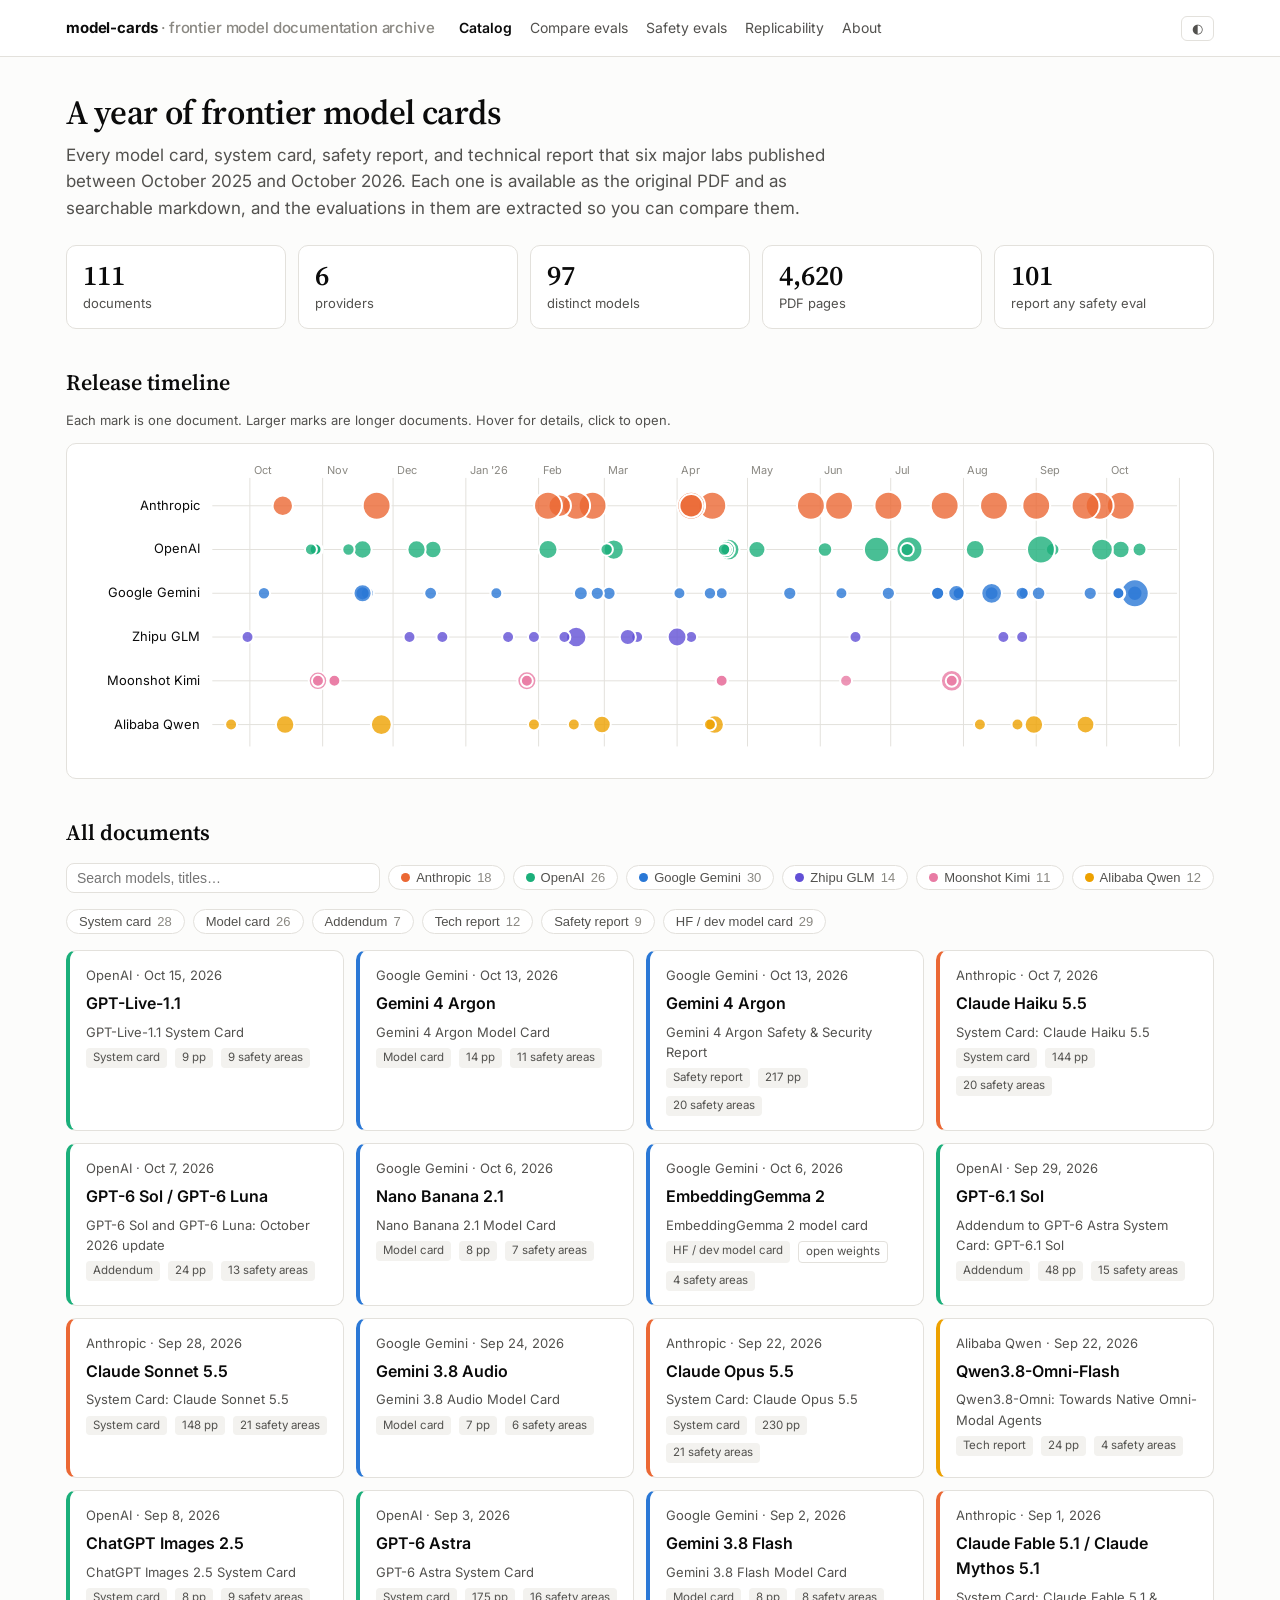
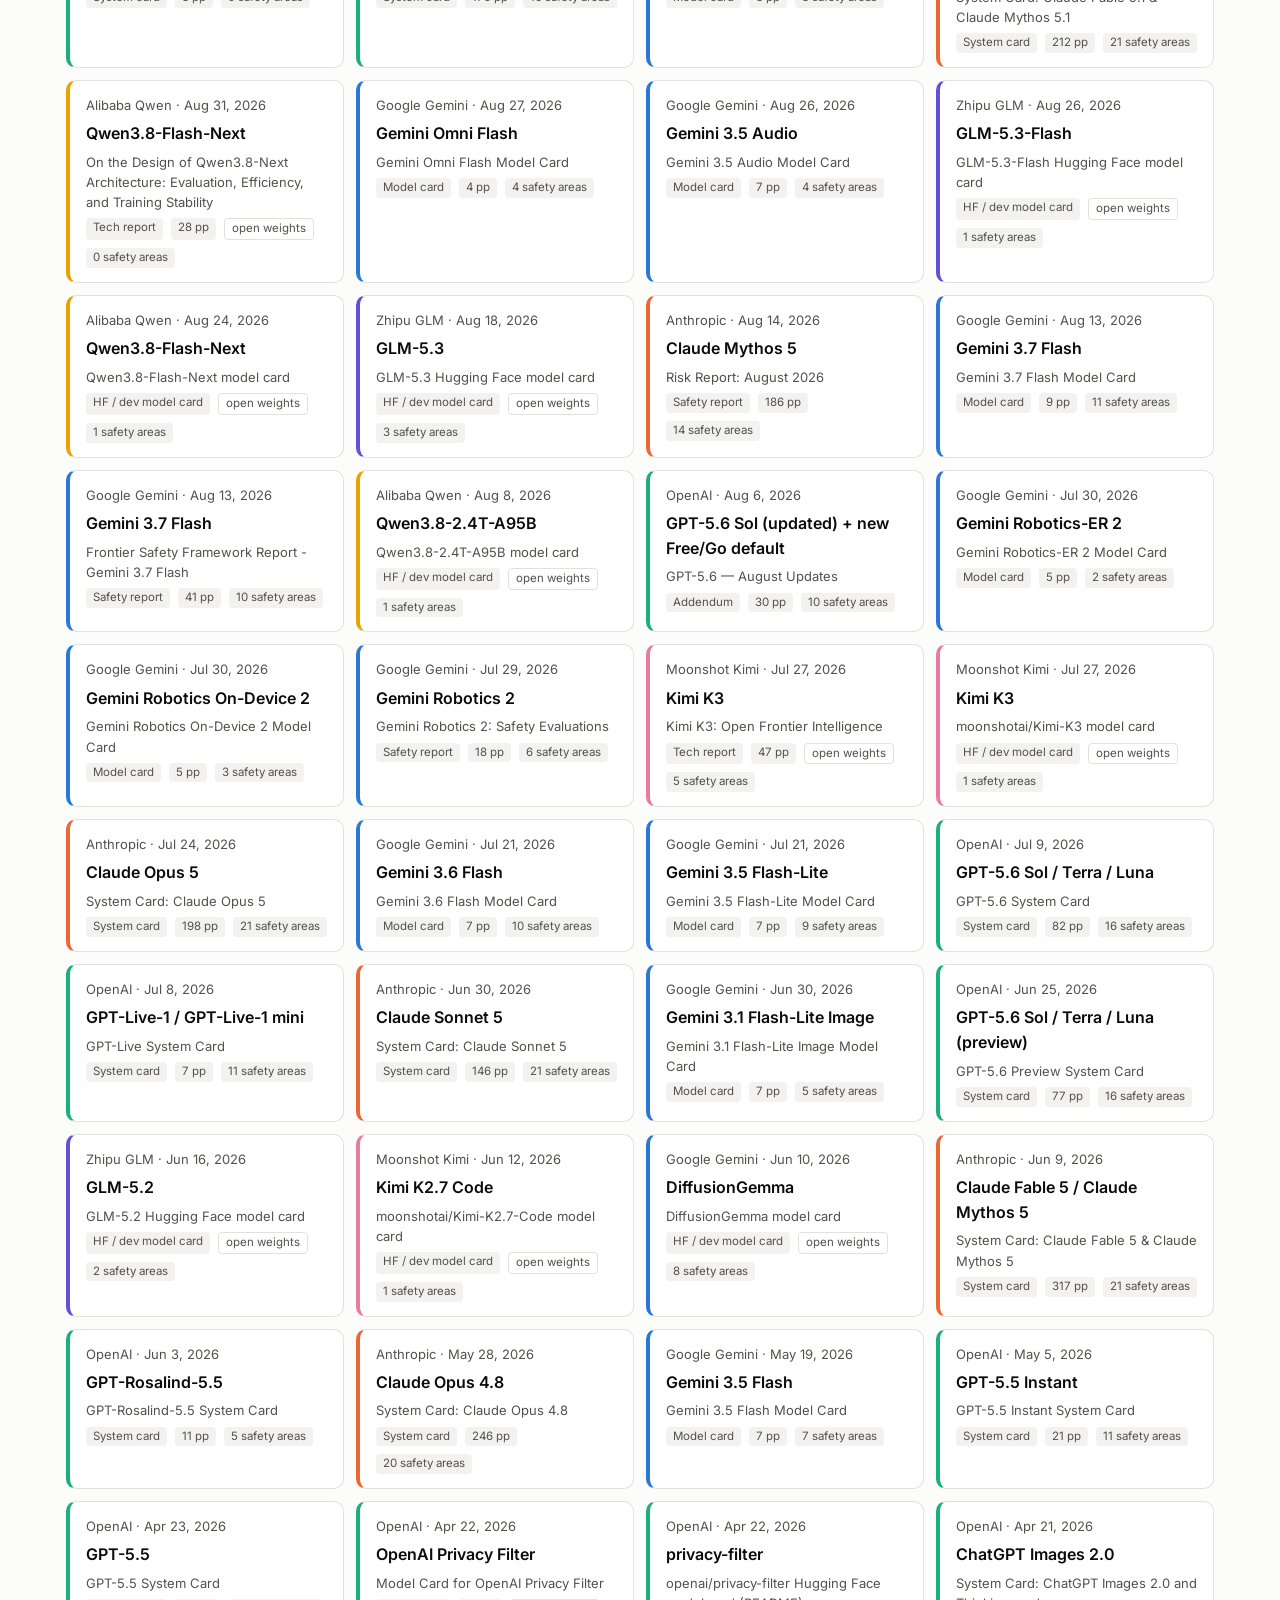
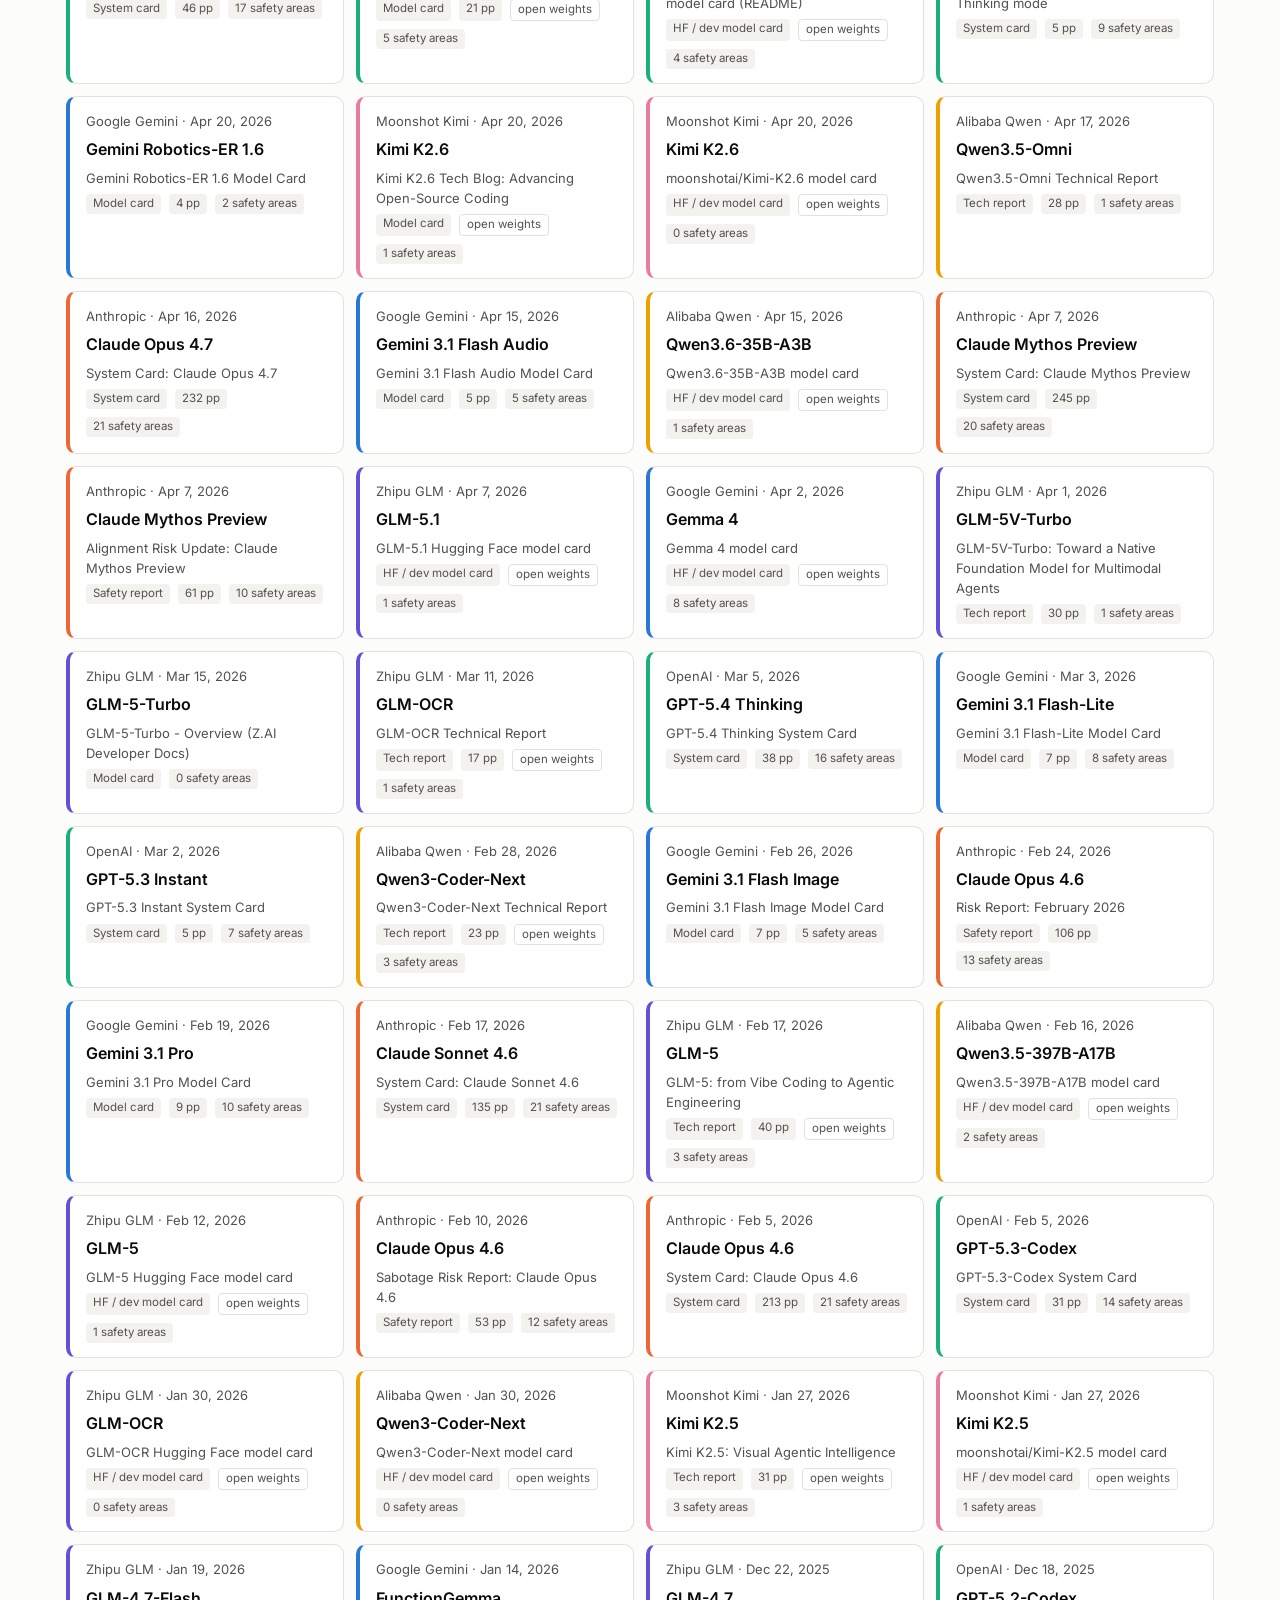
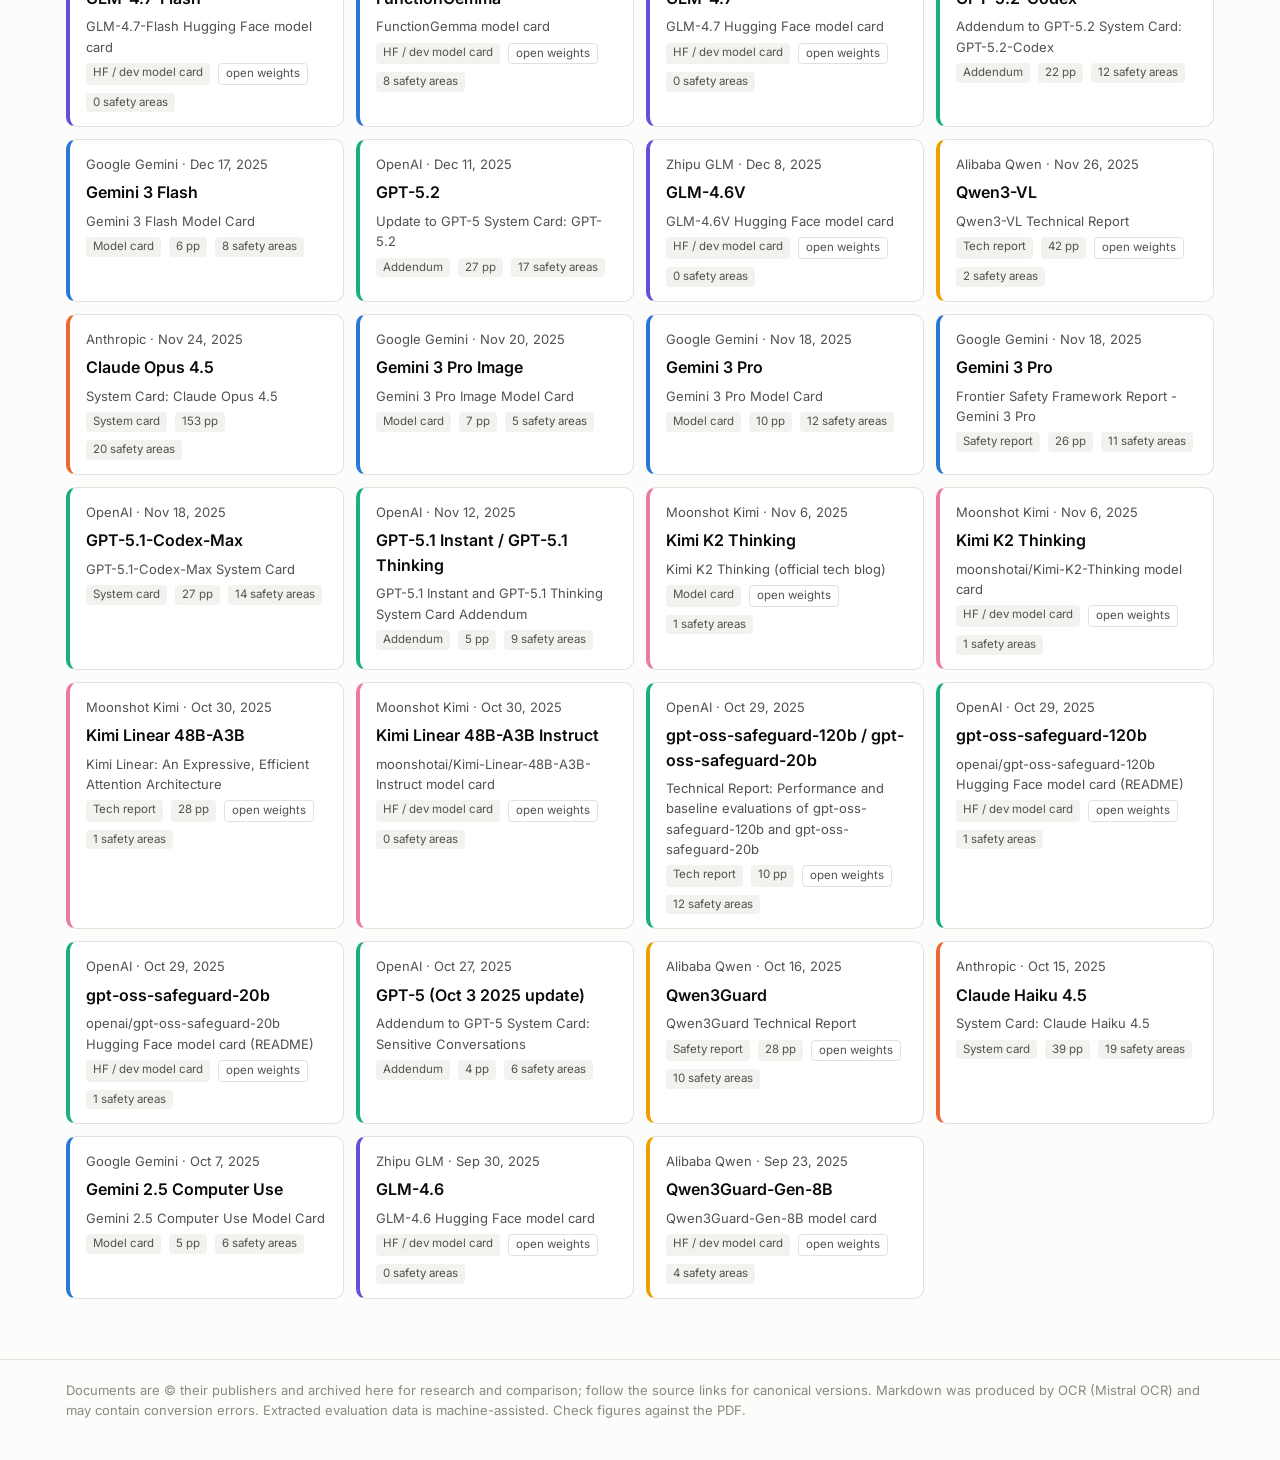
<file: site/index.html>
<!doctype html>
<html lang="en">
<head>
<meta charset="utf-8">
<meta name="viewport" content="width=device-width, initial-scale=1">
<title>Model Cards Archive</title>
<meta name="description" content="An archive of a year of frontier AI model cards, system cards, and technical reports from Anthropic, OpenAI, Google Gemini, Zhipu GLM, Moonshot Kimi, and Alibaba Qwen, as PDFs and markdown.">
<link rel="preconnect" href="https://fonts.googleapis.com">
<link href="https://fonts.googleapis.com/css2?family=Inter:wght@400;500;600;700&family=Source+Serif+4:opsz,wght@8..60,400;8..60,600&display=swap" rel="stylesheet">
<link rel="stylesheet" href="assets/style.css">
</head>
<body>
<main class="wrap">
  <h1>A year of frontier model cards</h1>
  <p class="lede">Every model card, system card, safety report, and technical report that six major labs published between October 2025 and October 2026. Each one is available as the original PDF and as searchable markdown, and the evaluations in them are extracted so you can compare them.</p>
  <div class="stats" id="stats"></div>

  <h2>Release timeline</h2>
  <p class="small">Each mark is one document. Larger marks are longer documents. Hover for details, click to open.</p>
  <div class="panel scroll"><svg id="timeline" role="img" aria-label="Timeline of model card releases by provider"></svg></div>

  <h2>All documents</h2>
  <div class="filters" id="filters"></div>
  <div class="filters" id="typefilters"></div>
  <div class="grid" id="grid"></div>
</main>
<script src="assets/common.js"></script>
<script>
header("index.html");
(async () => {
  const docs = await getJSON("data/cards.json");
  docs.sort((a, b) => (b.release_date || "").localeCompare(a.release_date || ""));

  const pages = docs.reduce((s, d) => s + (d.pages || 0), 0);
  const withSafety = docs.filter(d => d.safety_categories_covered > 0).length;
  document.getElementById("stats").innerHTML = [
    [docs.length, "documents"],
    [new Set(docs.map(d => d.provider)).size, "providers"],
    [new Set(docs.map(d => d.model)).size, "distinct models"],
    [pages.toLocaleString(), "PDF pages"],
    [withSafety, "report any safety eval"],
  ].map(([v, l]) => `<div class="stat"><b>${v}</b><span>${l}</span></div>`).join("");

  // ---- timeline ----
  const svg = document.getElementById("timeline");
  const W = 1120, rowH = 44, left = 130, top = 24, H = top + rowH * PROVIDER_ORDER.length + 10;
  svg.setAttribute("viewBox", `0 0 ${W} ${H}`); svg.style.minWidth = "760px"; svg.style.width = "100%";
  const t0 = Date.parse("2025-09-15"), t1 = Date.parse("2026-10-31");
  const x = d => left + (Date.parse(d) - t0) / (t1 - t0) * (W - left - 20);
  let s = "";
  for (let m = 0; m <= 13; m++) {
    const dt = new Date(Date.UTC(2025, 9 + m, 1)); const xx = x(dt.toISOString().slice(0, 10));
    s += `<line x1="${xx}" x2="${xx}" y1="${top - 6}" y2="${H - 10}" stroke="var(--border)" stroke-width="1"/>`;
    if (m < 13) s += `<text x="${xx + 4}" y="${top - 10}" font-size="11" fill="var(--muted)">${dt.toLocaleDateString("en-US", { month: "short", timeZone: "UTC" })}${dt.getUTCMonth() === 0 ? " '" + String(dt.getUTCFullYear()).slice(2) : ""}</text>`;
  }
  PROVIDER_ORDER.forEach((p, i) => {
    const y = top + rowH * i + rowH / 2;
    s += `<text x="${left - 12}" y="${y + 4}" text-anchor="end" font-size="13" fill="var(--text)">${PROVIDERS[p]}</text>`;
    s += `<line x1="${left}" x2="${W - 20}" y1="${y}" y2="${y}" stroke="var(--border)" stroke-width="1"/>`;
    docs.filter(d => d.provider === p && d.release_date).forEach(d => {
      const r = Math.max(5, Math.min(14, 4 + Math.sqrt(d.pages || 4)));
      s += `<a href="${cardLink(d.id)}"><circle class="tl" data-id="${esc(d.id)}" cx="${x(d.release_date)}" cy="${y}" r="${r}" fill="${pcolor(p)}" fill-opacity=".8" stroke="var(--surface)" stroke-width="2"/></a>`;
    });
  });
  svg.innerHTML = s;
  const byId = Object.fromEntries(docs.map(d => [d.id, d]));
  svg.querySelectorAll("circle.tl").forEach(c => {
    c.addEventListener("mousemove", ev => {
      const d = byId[c.dataset.id];
      tip.show(`<b>${esc(d.title)}</b>${esc(PROVIDERS[d.provider])} · ${fmtDate(d.release_date)}<br>${esc(DOC_TYPES[d.doc_type] || d.doc_type)}${d.pages ? ` · ${d.pages} pp` : ""}`, ev);
    });
    c.addEventListener("mouseleave", tip.hide);
  });

  // ---- filters + grid ----
  const state = { p: new Set(), t: new Set(), q: "" };
  const fp = document.getElementById("filters");
  fp.innerHTML = `<input class="search" placeholder="Search models, titles…" aria-label="Search">` +
    PROVIDER_ORDER.map(p => `<button class="chip" data-p="${p}"><span class="dot" style="background:${pcolor(p)}"></span>${PROVIDERS[p]} <span class="muted">${docs.filter(d => d.provider === p).length}</span></button>`).join("");
  const ft = document.getElementById("typefilters");
  ft.innerHTML = Object.entries(DOC_TYPES).filter(([k]) => docs.some(d => d.doc_type === k))
    .map(([k, v]) => `<button class="chip" data-t="${k}">${v} <span class="muted">${docs.filter(d => d.doc_type === k).length}</span></button>`).join("");
  const toggle = (set, v, btn) => { set.has(v) ? set.delete(v) : set.add(v); btn.classList.toggle("on"); render(); };
  fp.querySelectorAll("[data-p]").forEach(b => b.onclick = () => toggle(state.p, b.dataset.p, b));
  ft.querySelectorAll("[data-t]").forEach(b => b.onclick = () => toggle(state.t, b.dataset.t, b));
  fp.querySelector("input").oninput = e => { state.q = e.target.value.toLowerCase(); render(); };

  function render() {
    const list = docs.filter(d => (!state.p.size || state.p.has(d.provider)) && (!state.t.size || state.t.has(d.doc_type))
      && (!state.q || `${d.model} ${d.title} ${d.id}`.toLowerCase().includes(state.q)));
    document.getElementById("grid").innerHTML = list.map(d => `
      <a class="card" href="${cardLink(d.id)}" style="border-left-color:${pcolor(d.provider)}">
        <span class="small">${esc(PROVIDERS[d.provider])} · ${fmtDate(d.release_date)}</span>
        <span class="model">${esc(d.model)}</span>
        <span class="small">${esc(d.title)}</span>
        <span class="meta"><span class="tag">${esc(DOC_TYPES[d.doc_type] || d.doc_type)}</span>
          ${d.pages ? `<span class="tag">${d.pages} pp</span>` : ""}
          ${d.open_weights ? `<span class="tag ow">open weights</span>` : ""}
          ${d.safety_categories_covered != null ? `<span class="tag">${d.safety_categories_covered} safety areas</span>` : ""}</span>
      </a>`).join("") || `<p class="muted">No documents match.</p>`;
  }
  render();
})();
</script>
</body>
</html>
</file>
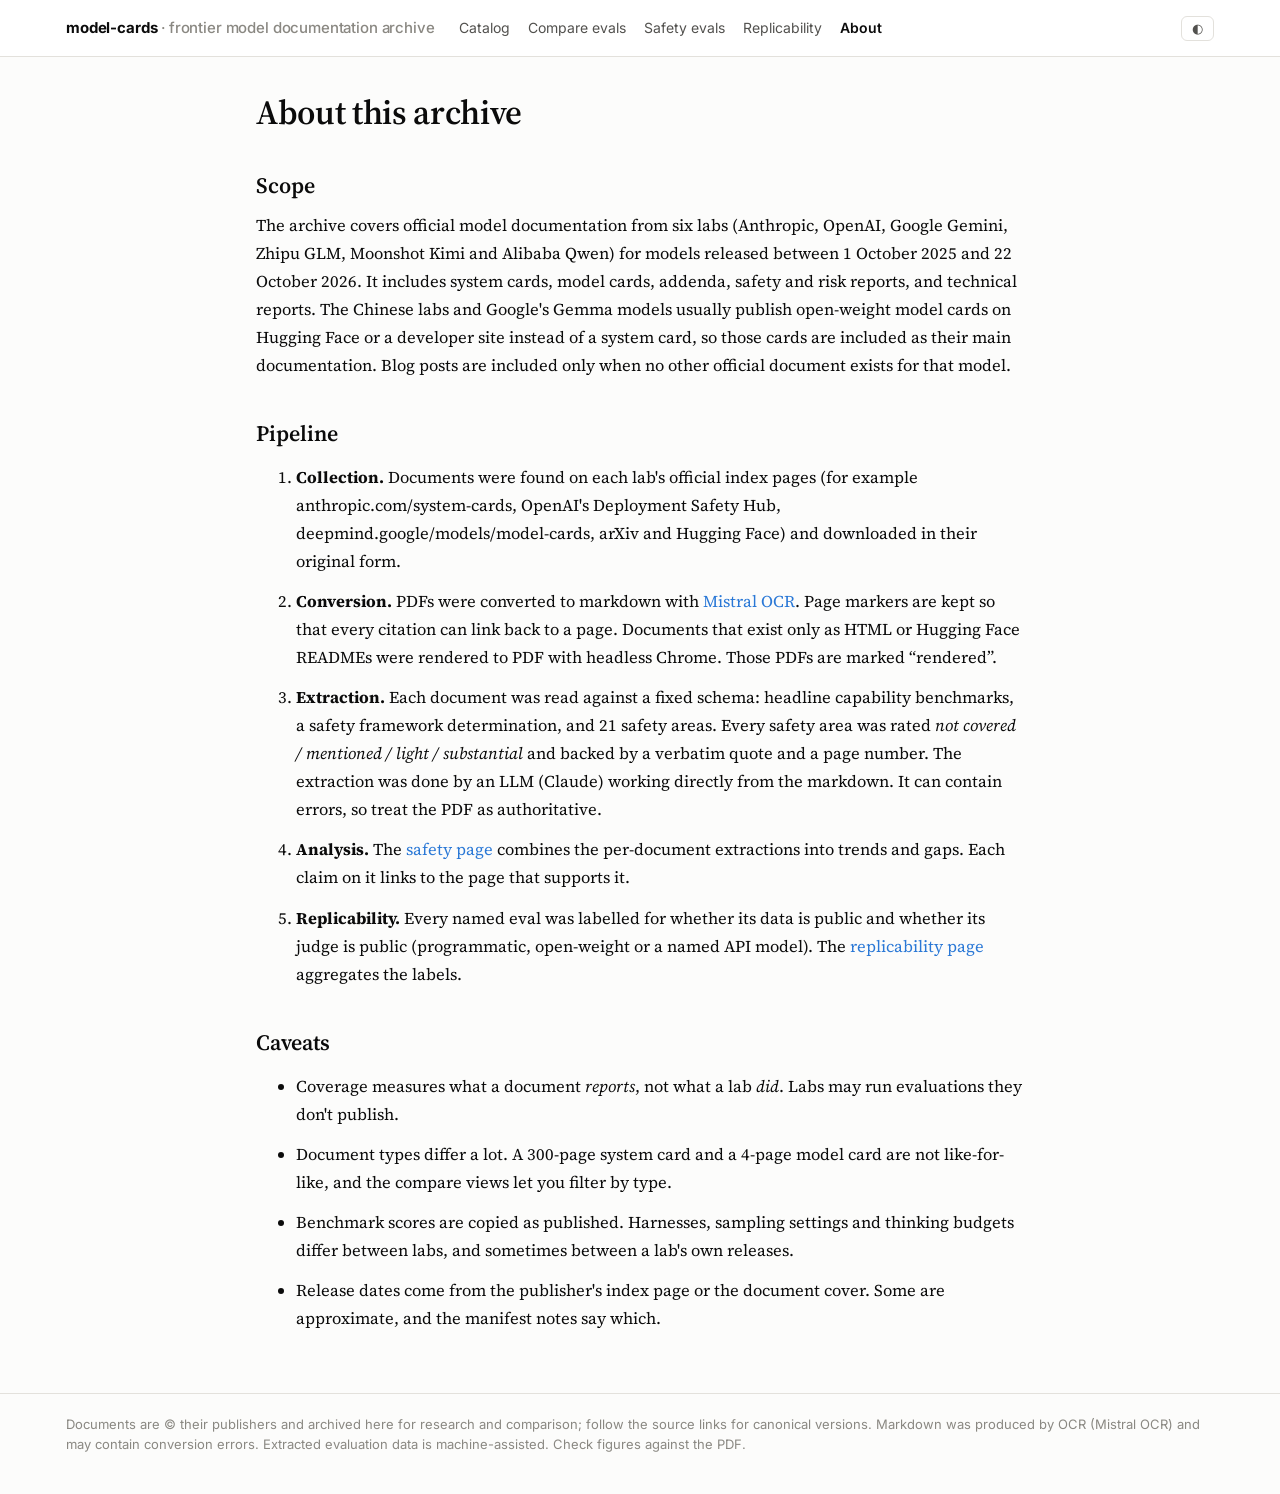
<file: site/about.html>
<!doctype html>
<html lang="en">
<head>
<meta charset="utf-8">
<meta name="viewport" content="width=device-width, initial-scale=1">
<title>About Model Cards</title>
<meta name="description" content="How the model card archive was collected, converted, and analyzed.">
<link rel="preconnect" href="https://fonts.googleapis.com">
<link href="https://fonts.googleapis.com/css2?family=Inter:wght@400;500;600;700&family=Source+Serif+4:opsz,wght@8..60,400;8..60,600&display=swap" rel="stylesheet">
<link rel="stylesheet" href="assets/style.css">
</head>
<body>
<main class="wrap prose">
  <h1>About this archive</h1>
  <h2>Scope</h2>
  <p>The archive covers official model documentation from six labs (Anthropic, OpenAI, Google Gemini, Zhipu GLM, Moonshot Kimi and Alibaba Qwen) for models released between 1 October 2025 and 22 October 2026. It includes system cards, model cards, addenda, safety and risk reports, and technical reports. The Chinese labs and Google's Gemma models usually publish open-weight model cards on Hugging Face or a developer site instead of a system card, so those cards are included as their main documentation. Blog posts are included only when no other official document exists for that model.</p>
  <h2>Pipeline</h2>
  <ol>
    <li><b>Collection.</b> Documents were found on each lab's official index pages (for example anthropic.com/system-cards, OpenAI's Deployment Safety Hub, deepmind.google/models/model-cards, arXiv and Hugging Face) and downloaded in their original form.</li>
    <li><b>Conversion.</b> PDFs were converted to markdown with <a href="https://docs.mistral.ai/capabilities/document_ai/basic_ocr/">Mistral OCR</a>. Page markers are kept so that every citation can link back to a page. Documents that exist only as HTML or Hugging Face READMEs were rendered to PDF with headless Chrome. Those PDFs are marked “rendered”.</li>
    <li><b>Extraction.</b> Each document was read against a fixed schema: headline capability benchmarks, a safety framework determination, and 21 safety areas. Every safety area was rated <i>not covered / mentioned / light / substantial</i> and backed by a verbatim quote and a page number. The extraction was done by an LLM (Claude) working directly from the markdown. It can contain errors, so treat the PDF as authoritative.</li>
    <li><b>Analysis.</b> The <a href="safety.html">safety page</a> combines the per-document extractions into trends and gaps. Each claim on it links to the page that supports it.</li>
    <li><b>Replicability.</b> Every named eval was labelled for whether its data is public and whether its judge is public (programmatic, open-weight or a named API model). The <a href="replicability.html">replicability page</a> aggregates the labels.</li>
  </ol>
  <h2>Caveats</h2>
  <ul>
    <li>Coverage measures what a document <i>reports</i>, not what a lab <i>did</i>. Labs may run evaluations they don't publish.</li>
    <li>Document types differ a lot. A 300-page system card and a 4-page model card are not like-for-like, and the compare views let you filter by type.</li>
    <li>Benchmark scores are copied as published. Harnesses, sampling settings and thinking budgets differ between labs, and sometimes between a lab's own releases.</li>
    <li>Release dates come from the publisher's index page or the document cover. Some are approximate, and the manifest notes say which.</li>
  </ul>
</main>
<script src="assets/common.js"></script>
<script>header("about.html");</script>
</body>
</html>
</file>
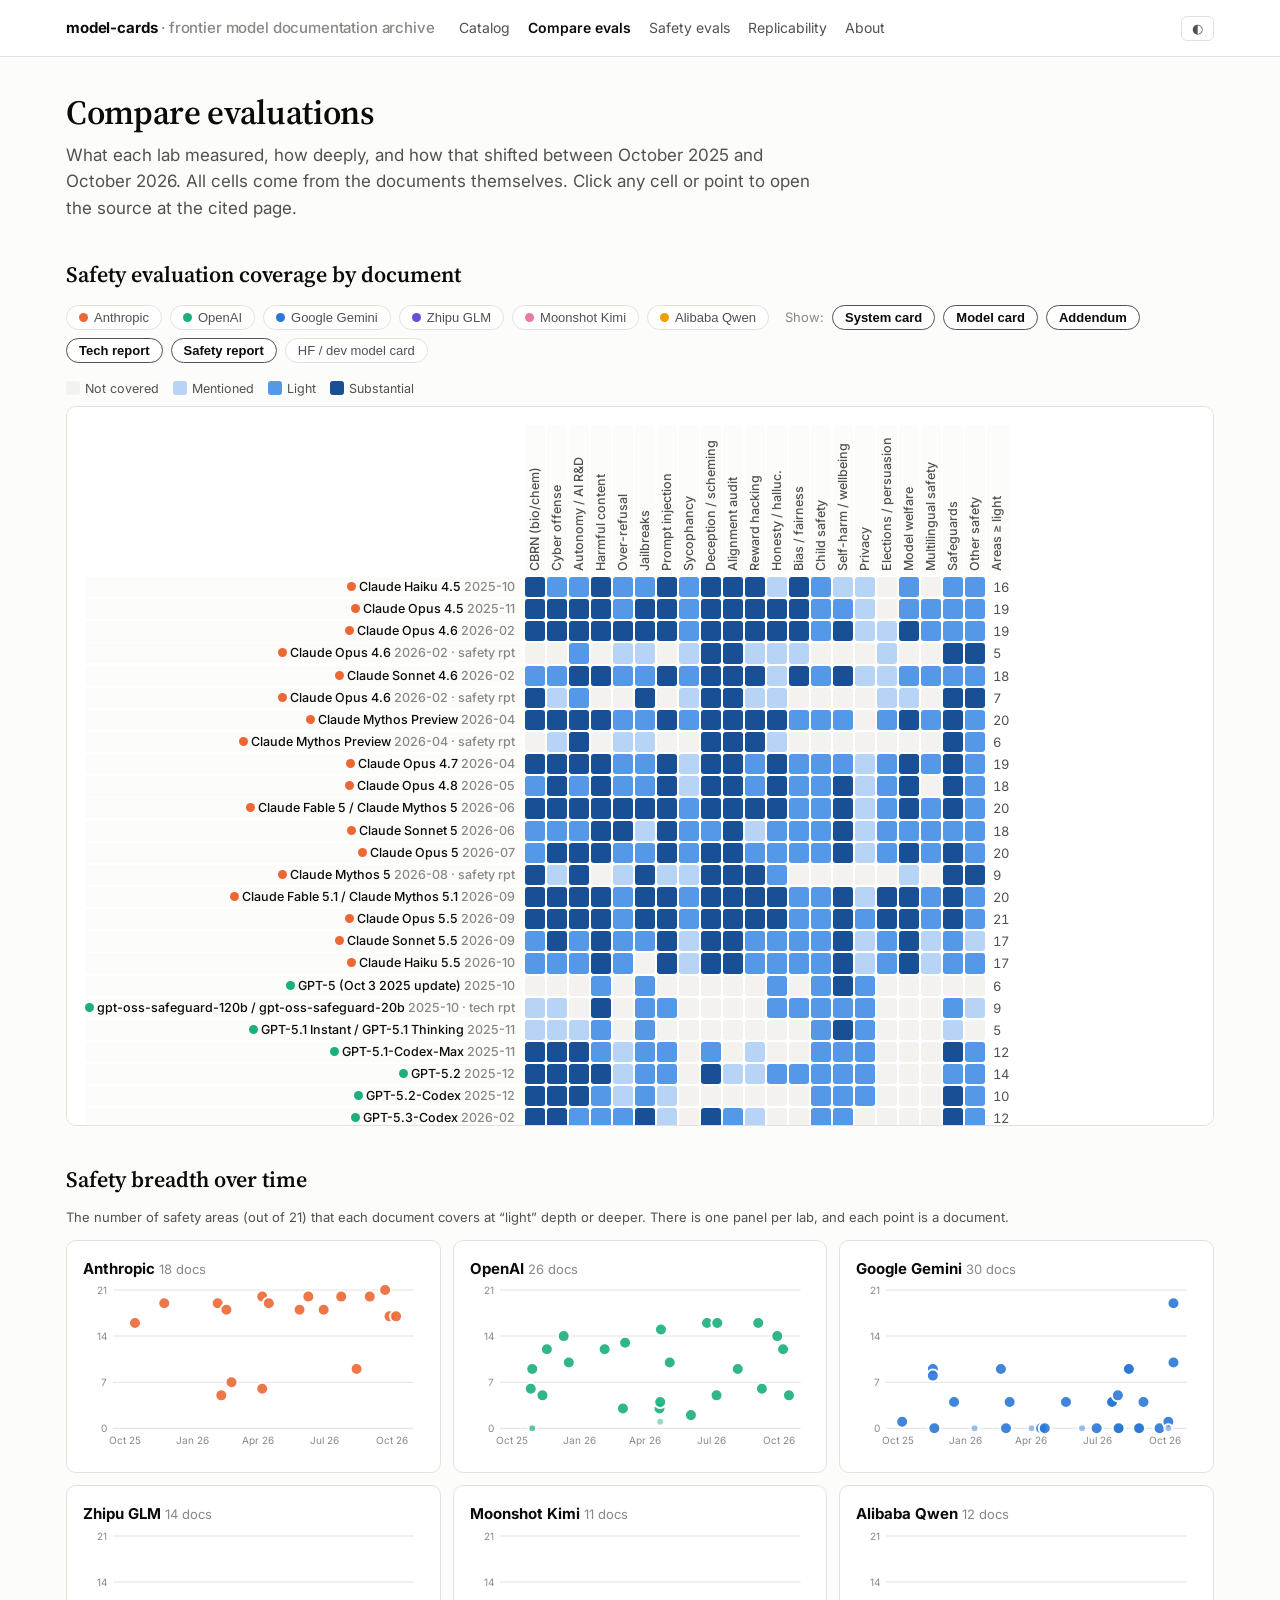
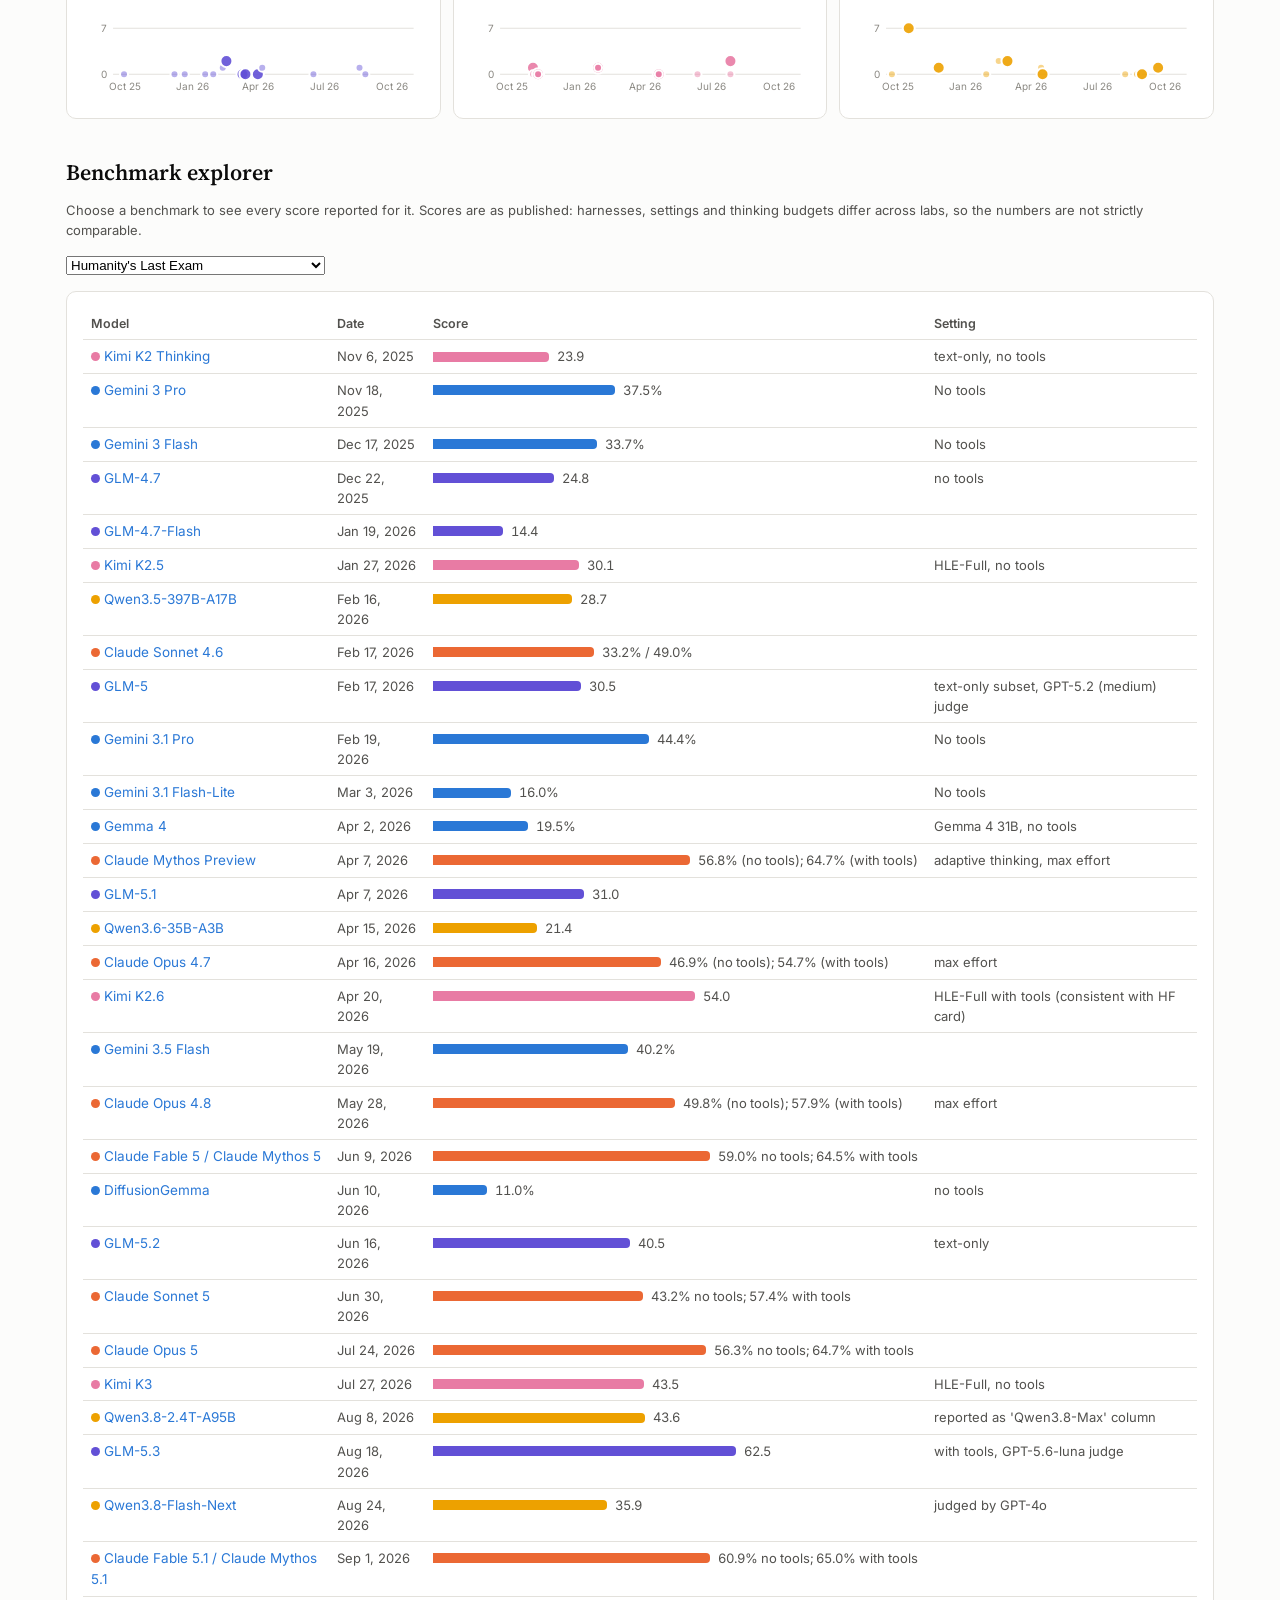
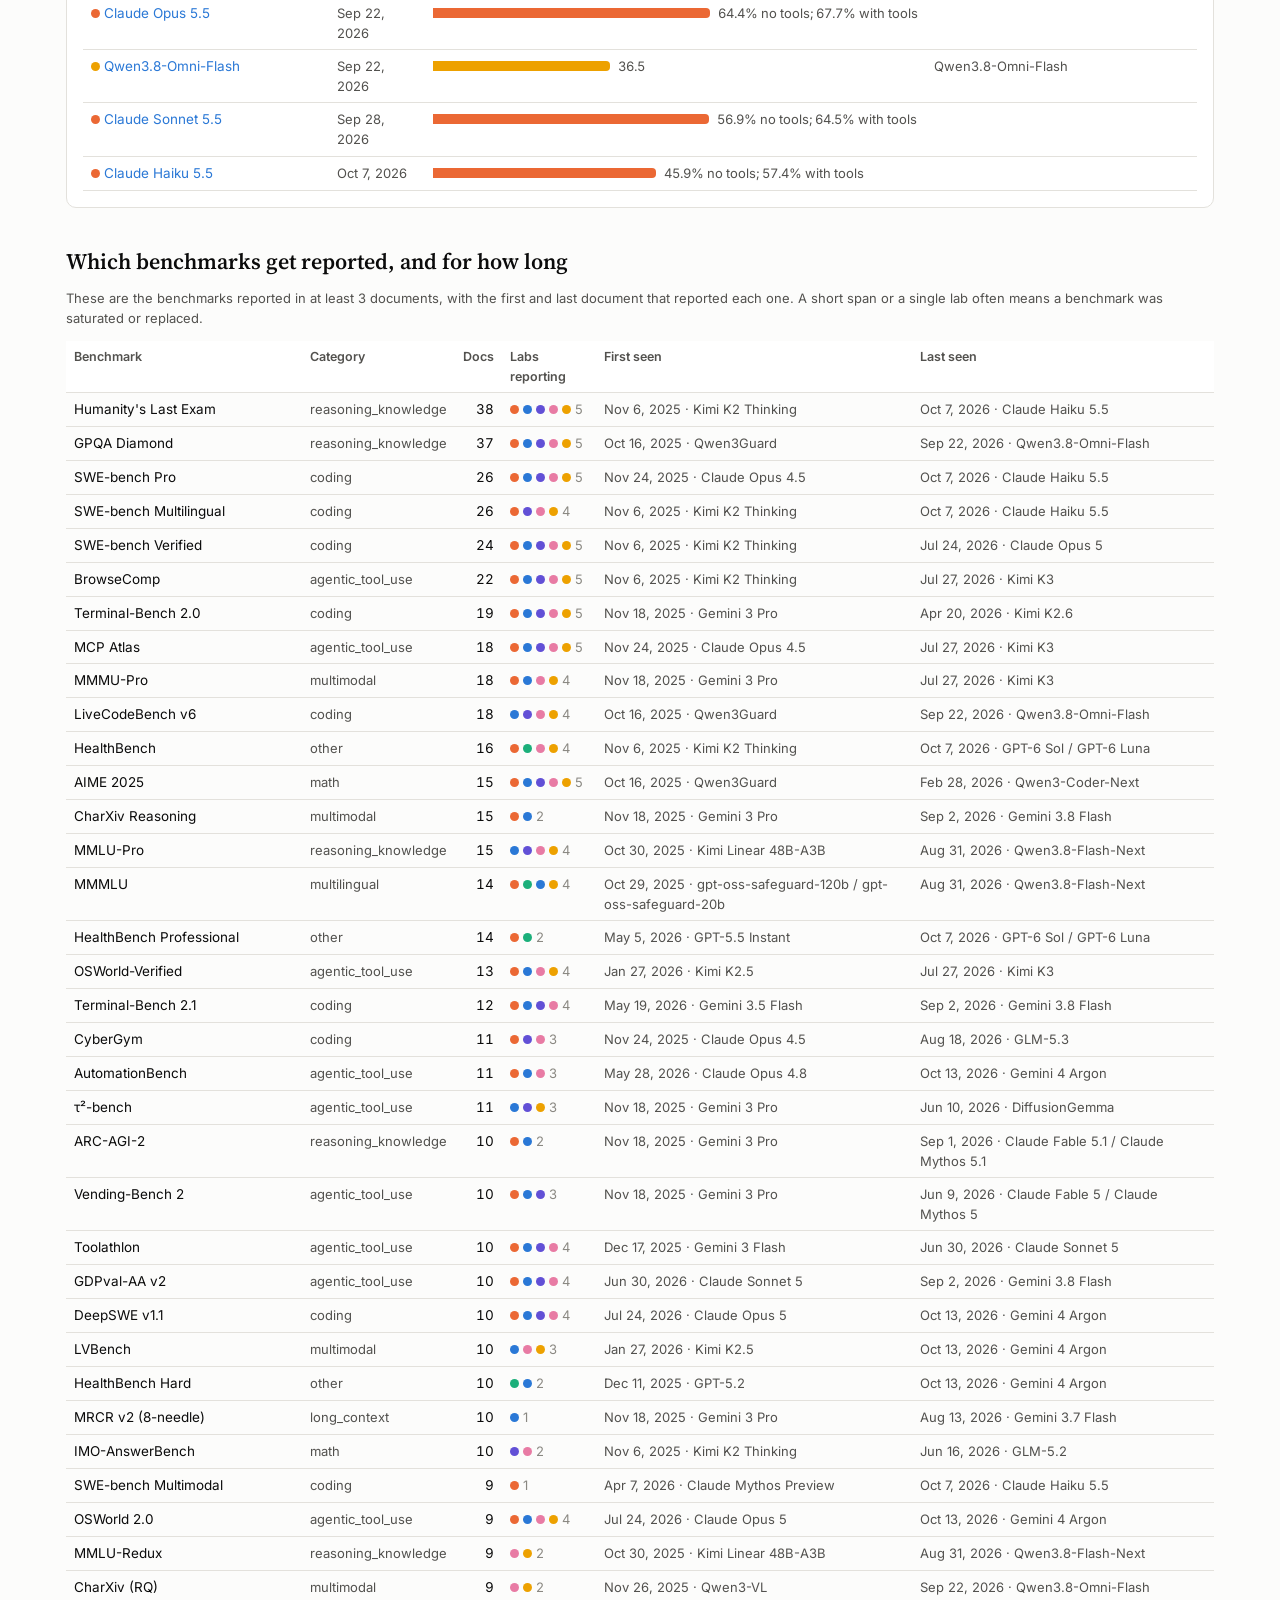
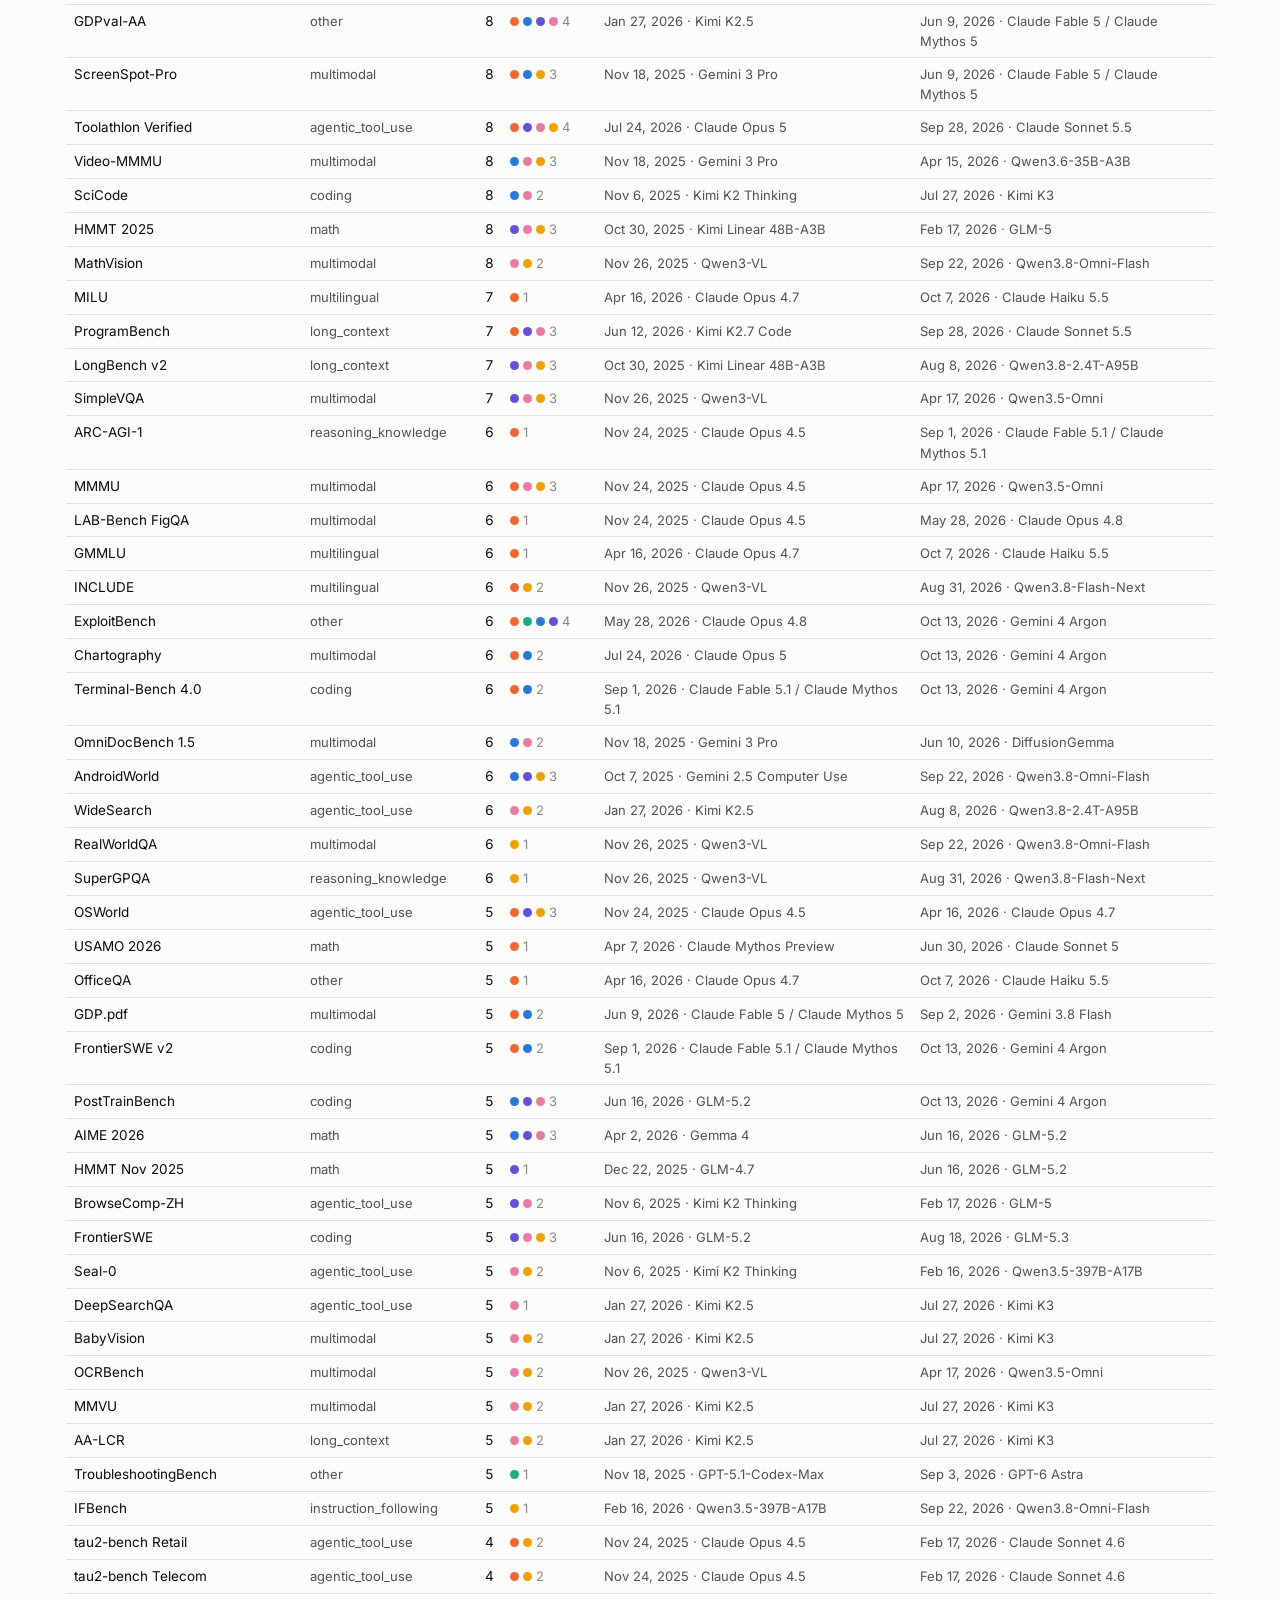
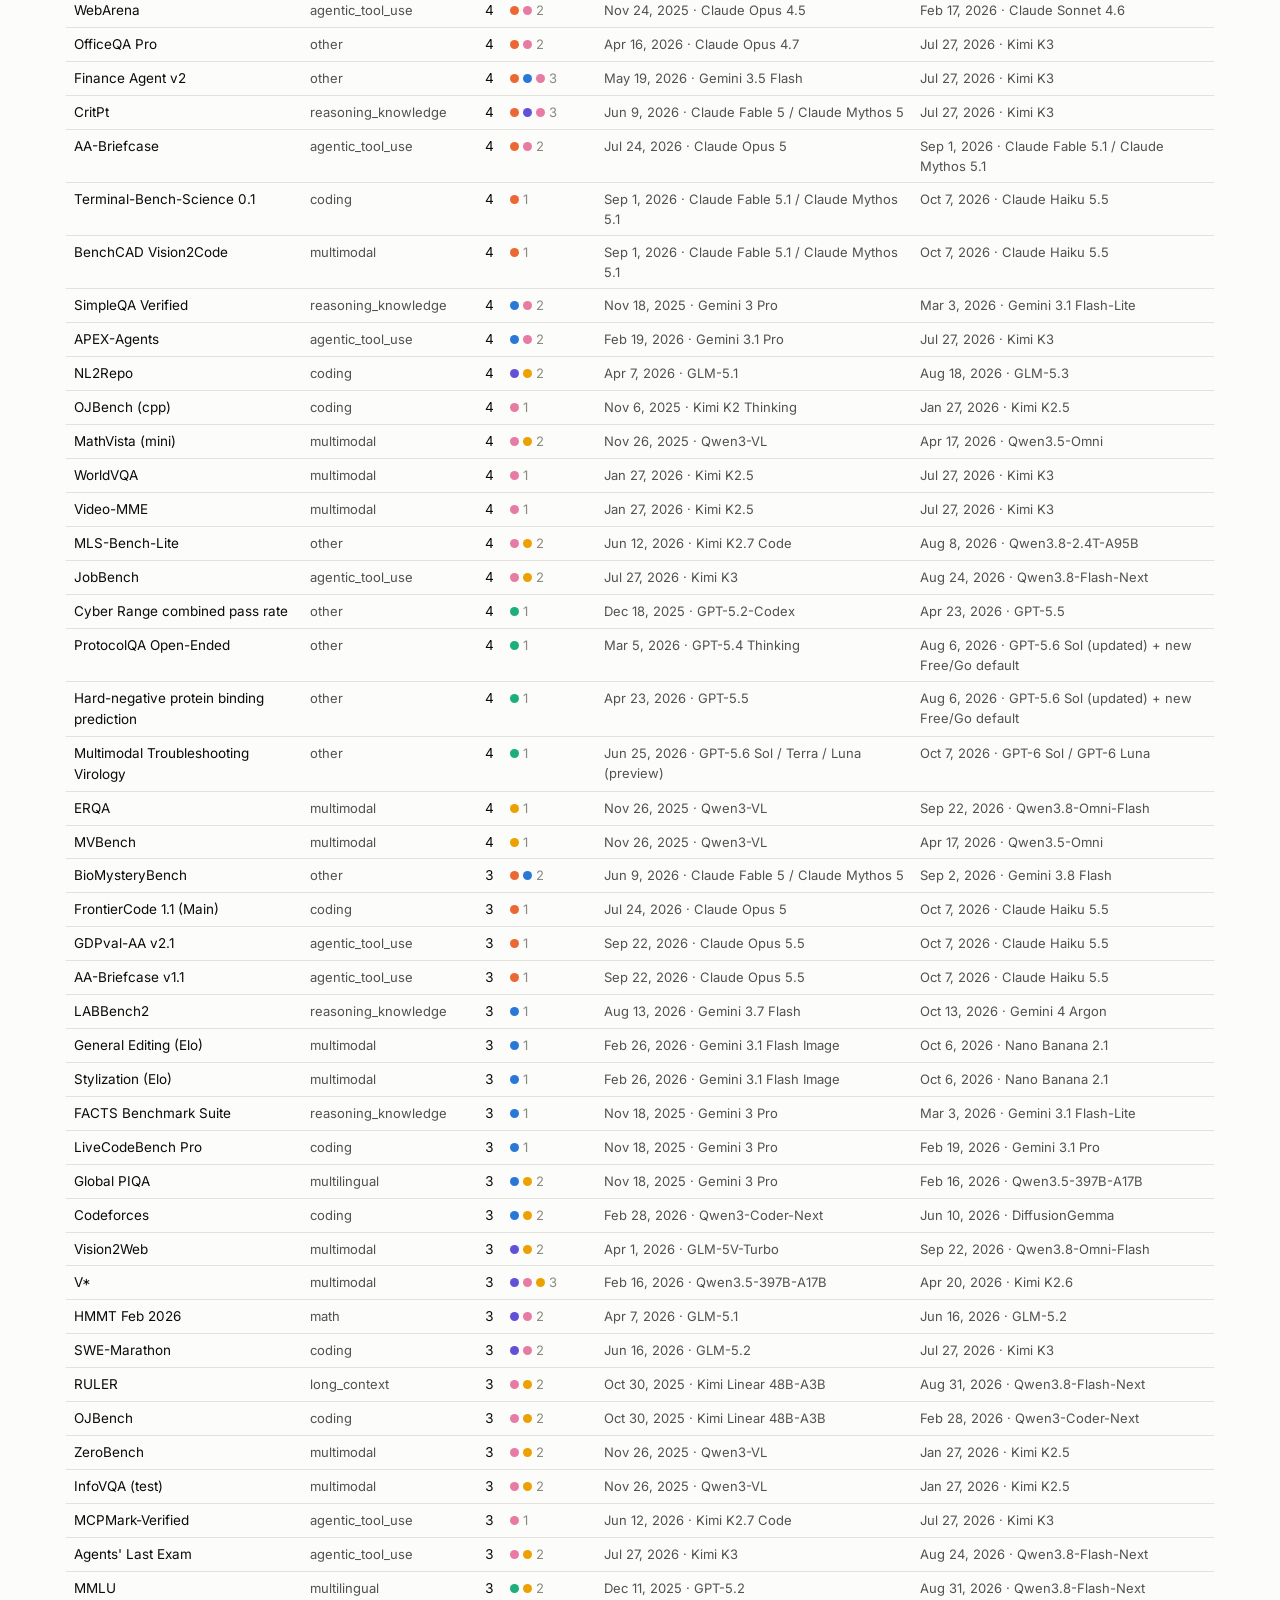
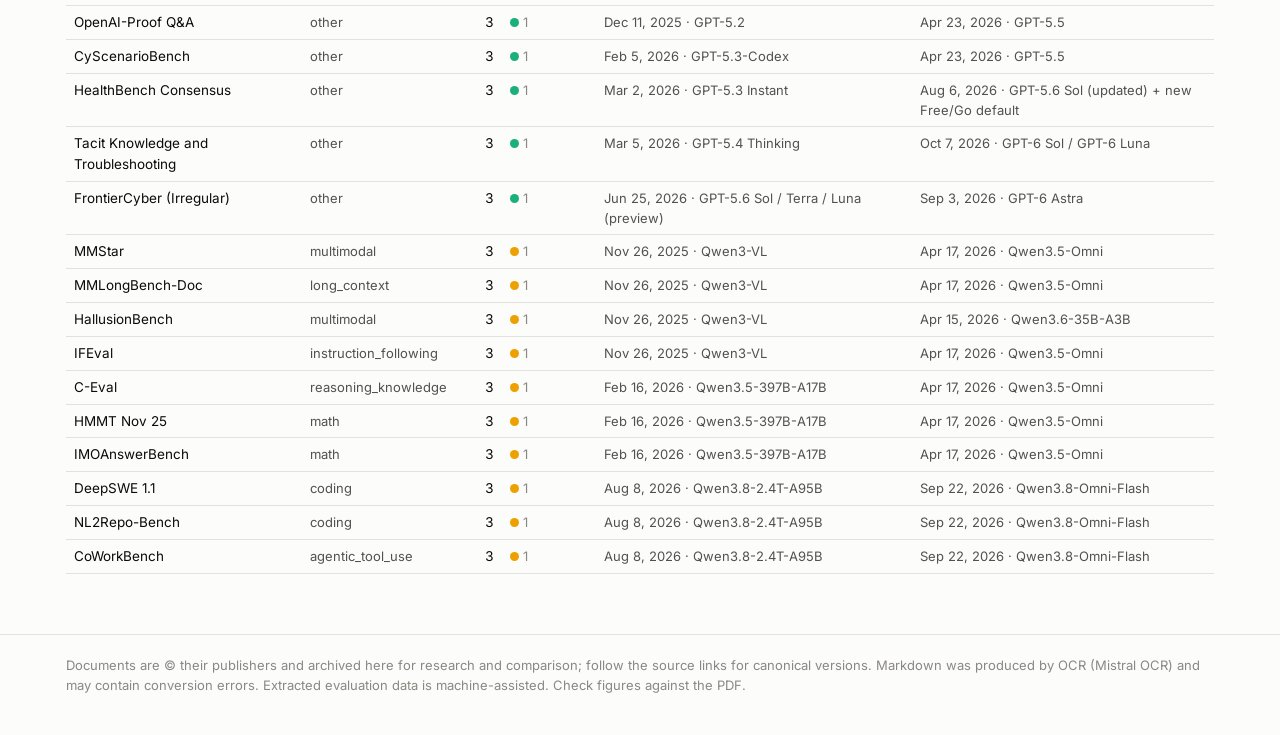
<file: site/compare.html>
<!doctype html>
<html lang="en">
<head>
<meta charset="utf-8">
<meta name="viewport" content="width=device-width, initial-scale=1">
<title>Compare Model Evaluations</title>
<meta name="description" content="Compare which capability and safety evaluations each lab reports, and how that changed over a year of model cards.">
<link rel="preconnect" href="https://fonts.googleapis.com">
<link href="https://fonts.googleapis.com/css2?family=Inter:wght@400;500;600;700&family=Source+Serif+4:opsz,wght@8..60,400;8..60,600&display=swap" rel="stylesheet">
<link rel="stylesheet" href="assets/style.css">
</head>
<body>
<main class="wrap">
  <h1>Compare evaluations</h1>
  <p class="lede">What each lab measured, how deeply, and how that shifted between October 2025 and October 2026. All cells come from the documents themselves. Click any cell or point to open the source at the cited page.</p>

  <h2>Safety evaluation coverage by document</h2>
  <div class="filters" id="hfilters"></div>
  <div class="legend" id="hlegend"></div>
  <div class="scroll panel" style="max-height:720px;overflow:auto"><table class="heat" id="heat"></table></div>

  <h2>Safety breadth over time</h2>
  <p class="small">The number of safety areas (out of 21) that each document covers at “light” depth or deeper. There is one panel per lab, and each point is a document.</p>
  <div class="grid" id="multiples" style="grid-template-columns:repeat(auto-fill,minmax(340px,1fr))"></div>

  <h2>Benchmark explorer</h2>
  <p class="small">Choose a benchmark to see every score reported for it. Scores are as published: harnesses, settings and thinking budgets differ across labs, so the numbers are not strictly comparable.</p>
  <div class="filters"><select id="benchsel" class="search" aria-label="Benchmark"></select></div>
  <div class="panel scroll" id="benchchart"></div>

  <h2>Which benchmarks get reported, and for how long</h2>
  <p class="small">These are the benchmarks reported in at least 3 documents, with the first and last document that reported each one. A short span or a single lab often means a benchmark was saturated or replaced.</p>
  <div class="scroll"><table id="benchlife"></table></div>
</main>
<script src="assets/common.js"></script>
<script>
header("compare.html");
const SAFETY_LABELS = {
  cbrn_bio_chem: "CBRN (bio/chem)", cyber: "Cyber offense", autonomy_ai_rnd: "Autonomy / AI R&D",
  harmful_content_refusal: "Harmful content", over_refusal: "Over-refusal", jailbreak_robustness: "Jailbreaks",
  prompt_injection: "Prompt injection", sycophancy: "Sycophancy", deception_scheming: "Deception / scheming",
  alignment_audit: "Alignment audit", reward_hacking: "Reward hacking", honesty_hallucination: "Honesty / halluc.",
  bias_fairness: "Bias / fairness", child_safety: "Child safety", self_harm_wellbeing: "Self-harm / wellbeing",
  privacy: "Privacy", election_misinfo: "Elections / persuasion", model_welfare: "Model welfare",
  multilingual_safety: "Multilingual safety", system_safeguards: "Safeguards", other_safety: "Other safety",
};
const DEPTH_LABEL = ["Not covered", "Mentioned", "Light", "Substantial"];

(async () => {
  const [cards, ev] = await Promise.all([getJSON("data/cards.json"), getJSON("data/evals.json")]);
  const cardBy = Object.fromEntries(cards.map(c => [c.id, c]));
  const keys = ev.safety_keys;
  const cov = ev.coverage.slice().sort((a, b) =>
    PROVIDER_ORDER.indexOf(a.provider) - PROVIDER_ORDER.indexOf(b.provider) || (a.release_date || "").localeCompare(b.release_date || ""));

  // ---- heatmap ----
  const st = { p: new Set(), t: new Set(["hf_model_card"]) }; // HF/dev cards hidden by default
  const hf = document.getElementById("hfilters");
  hf.innerHTML = PROVIDER_ORDER.map(p => `<button class="chip" data-p="${p}"><span class="dot" style="background:${pcolor(p)}"></span>${PROVIDERS[p]}</button>`).join("")
    + `<span class="small muted" style="margin-left:8px">Show:</span>` + Object.entries(DOC_TYPES).map(([k, v]) => `<button class="chip ${st.t.has(k) ? "" : "on"}" data-t="${k}">${v}</button>`).join("");
  hf.querySelectorAll("[data-p]").forEach(b => b.onclick = () => { st.p.has(b.dataset.p) ? st.p.delete(b.dataset.p) : st.p.add(b.dataset.p); b.classList.toggle("on"); drawHeat(); });
  hf.querySelectorAll("[data-t]").forEach(b => b.onclick = () => { st.t.has(b.dataset.t) ? st.t.delete(b.dataset.t) : st.t.add(b.dataset.t); b.classList.toggle("on"); drawHeat(); });
  document.getElementById("hlegend").innerHTML = DEPTH_LABEL.map((l, i) => `<span><i style="background:var(--seq-${i})"></i>${l}</span>`).join("");
  const heat = document.getElementById("heat");
  function drawHeat() {
    const rows = cov.filter(r => (!st.p.size || st.p.has(r.provider)) && !st.t.has(r.doc_type));
    heat.innerHTML = `<thead><tr><th></th>${keys.map(k => `<th class="colh">${SAFETY_LABELS[k]}</th>`).join("")}<th class="colh">Areas ≥ light</th></tr></thead><tbody>` +
      rows.map(r => `<tr><th class="rowh"><span class="dot" style="background:${pcolor(r.provider)}"></span> <a href="${cardLink(r.id)}" style="color:var(--text)">${esc(r.model)}</a> <span class="muted">${(r.release_date || "").slice(0, 7)}${r.doc_type === "safety_report" ? " · safety rpt" : r.doc_type === "tech_report" ? " · tech rpt" : ""}</span></th>` +
        keys.map(k => `<td class="c d${r.cells[k].d}" data-id="${r.id}" data-k="${k}"></td>`).join("") +
        `<td class="small" style="padding-left:6px;font-variant-numeric:tabular-nums">${keys.filter(k => r.cells[k].d >= 2).length}</td></tr>`).join("") + "</tbody>";
  }
  drawHeat();
  const covBy = Object.fromEntries(cov.map(r => [r.id, r]));
  heat.addEventListener("mousemove", e => {
    const td = e.target.closest("td.c"); if (!td) return tip.hide();
    const r = covBy[td.dataset.id], c = r.cells[td.dataset.k];
    tip.show(`<b>${esc(r.model)} · ${SAFETY_LABELS[td.dataset.k]}</b>${DEPTH_LABEL[c.d]}${c.p ? ` · p.${c.p}` : ""}${c.e?.length ? `<br><span class="muted">${esc(c.e.join("; "))}</span>` : ""}${c.f ? `<br>${esc(c.f)}` : ""}`, e);
  });
  heat.addEventListener("mouseleave", tip.hide);
  heat.addEventListener("click", e => {
    const td = e.target.closest("td.c"); if (!td) return;
    const c = covBy[td.dataset.id].cells[td.dataset.k]; location.href = cardLink(td.dataset.id, c.p);
  });

  // ---- small multiples: breadth over time ----
  const t0 = Date.parse("2025-09-15"), t1 = Date.parse("2026-10-31");
  document.getElementById("multiples").innerHTML = PROVIDER_ORDER.map(p => {
    const W = 340, H = 170, L = 30, B = 22, T = 10, R = 10;
    const x = d => L + (Date.parse(d) - t0) / (t1 - t0) * (W - L - R);
    const y = v => H - B - v / 21 * (H - B - T);
    const pts = cov.filter(r => r.provider === p && r.release_date);
    let s = "";
    [0, 7, 14, 21].forEach(v => s += `<line x1="${L}" x2="${W - R}" y1="${y(v)}" y2="${y(v)}" stroke="var(--border)"/><text x="${L - 6}" y="${y(v) + 4}" text-anchor="end" font-size="10" fill="var(--muted)">${v}</text>`);
    ["2025-10-01", "2026-01-01", "2026-04-01", "2026-07-01", "2026-10-01"].forEach(d => s += `<text x="${x(d)}" y="${H - 6}" font-size="10" fill="var(--muted)" text-anchor="middle">${new Date(d).toLocaleDateString("en-US", { month: "short", year: "2-digit", timeZone: "UTC" })}</text>`);
    pts.forEach(r => {
      const n = keys.filter(k => r.cells[k].d >= 2).length;
      s += `<a href="${cardLink(r.id)}"><circle class="sm" data-id="${r.id}" cx="${x(r.release_date)}" cy="${y(n)}" r="${r.doc_type === "hf_model_card" ? 4 : 6}" fill="${pcolor(p)}" fill-opacity="${r.doc_type === "hf_model_card" ? .45 : .9}" stroke="var(--surface)" stroke-width="2"/></a>`;
    });
    return `<div class="panel"><b>${PROVIDERS[p]}</b> <span class="small muted">${pts.length} docs</span><svg viewBox="0 0 ${W} ${H}" width="100%">${s}</svg></div>`;
  }).join("");
  document.getElementById("multiples").addEventListener("mousemove", e => {
    const c = e.target.closest("circle.sm"); if (!c) return tip.hide();
    const r = covBy[c.dataset.id];
    tip.show(`<b>${esc(cardBy[r.id].title)}</b>${fmtDate(r.release_date)} · ${keys.filter(k => r.cells[k].d >= 2).length} areas ≥ light`, e);
  });
  document.getElementById("multiples").addEventListener("mouseleave", tip.hide);

  // ---- benchmarks ----
  const usage = {};
  for (const [id, bs] of Object.entries(ev.benchmarks)) for (const [name, b] of Object.entries(bs)) (usage[name] ||= []).push({ id, ...b });
  const names = Object.keys(usage).filter(n => usage[n].length >= 3).sort((a, b) => usage[b].length - usage[a].length);
  const sel = document.getElementById("benchsel");
  sel.innerHTML = names.map(n => `<option>${esc(n)}</option>`).join("");
  const num = s => { const m = String(s ?? "").match(/-?\d+(\.\d+)?/); return m ? parseFloat(m[0]) : null; };
  function drawBench() {
    // One row per model: prefer the fullest document type when a model has several docs.
    const pref = ["system_card", "tech_report", "model_card", "addendum", "safety_report", "hf_model_card"];
    const best = {};
    usage[sel.value].map(u => ({ ...u, c: cardBy[u.id], v: num(u.score) })).filter(r => r.c).forEach(r => {
      const k = r.c.model, o = best[k];
      if (!o || pref.indexOf(r.c.doc_type) < pref.indexOf(o.c.doc_type)) best[k] = r;
    });
    const rows = Object.values(best)
      .sort((a, b) => (a.c.release_date || "").localeCompare(b.c.release_date || ""));
    const max = Math.max(...rows.map(r => r.v ?? 0), 1);
    const scale = max <= 100 ? 100 : max;
    document.getElementById("benchchart").innerHTML = `<table><thead><tr><th>Model</th><th>Date</th><th style="width:45%">Score</th><th>Setting</th></tr></thead><tbody>` +
      rows.map(r => `<tr><td><span class="dot" style="background:${pcolor(r.c.provider)}"></span> <a href="${cardLink(r.id, r.page)}">${esc(r.c.model)}</a></td><td class="small">${fmtDate(r.c.release_date)}</td>
        <td><div style="display:flex;align-items:center;gap:8px"><div style="height:10px;border-radius:0 4px 4px 0;background:${pcolor(r.c.provider)};width:${r.v != null ? Math.max(1, r.v / scale * 100) : 0}%"></div><span class="small" style="font-variant-numeric:tabular-nums;white-space:nowrap">${esc(r.score)}</span></div></td>
        <td class="small">${esc(r.setting || "")}</td></tr>`).join("") + "</tbody></table>";
  }
  sel.onchange = drawBench; if (names.length) drawBench();

  const life = names.map(n => {
    const rs = usage[n].map(u => cardBy[u.id]).filter(Boolean).sort((a, b) => (a.release_date || "").localeCompare(b.release_date || ""));
    return { n, count: rs.length, provs: [...new Set(rs.map(r => r.provider))], first: rs[0], last: rs[rs.length - 1], cat: usage[n][0].category };
  });
  document.getElementById("benchlife").innerHTML = `<thead><tr><th>Benchmark</th><th>Category</th><th class="num">Docs</th><th>Labs reporting</th><th>First seen</th><th>Last seen</th></tr></thead><tbody>` +
    life.map(l => `<tr><td>${esc(l.n)}</td><td class="small">${esc(l.cat || "")}</td><td class="num">${l.count}</td>
      <td>${PROVIDER_ORDER.filter(p => l.provs.includes(p)).map(p => `<span class="dot" title="${PROVIDERS[p]}" style="background:${pcolor(p)}"></span>`).join(" ")} <span class="small muted">${l.provs.length}</span></td>
      <td class="small">${fmtDate(l.first.release_date)} · ${esc(l.first.model)}</td><td class="small">${fmtDate(l.last.release_date)} · ${esc(l.last.model)}</td></tr>`).join("") + "</tbody>";
})();
</script>
</body>
</html>
</file>
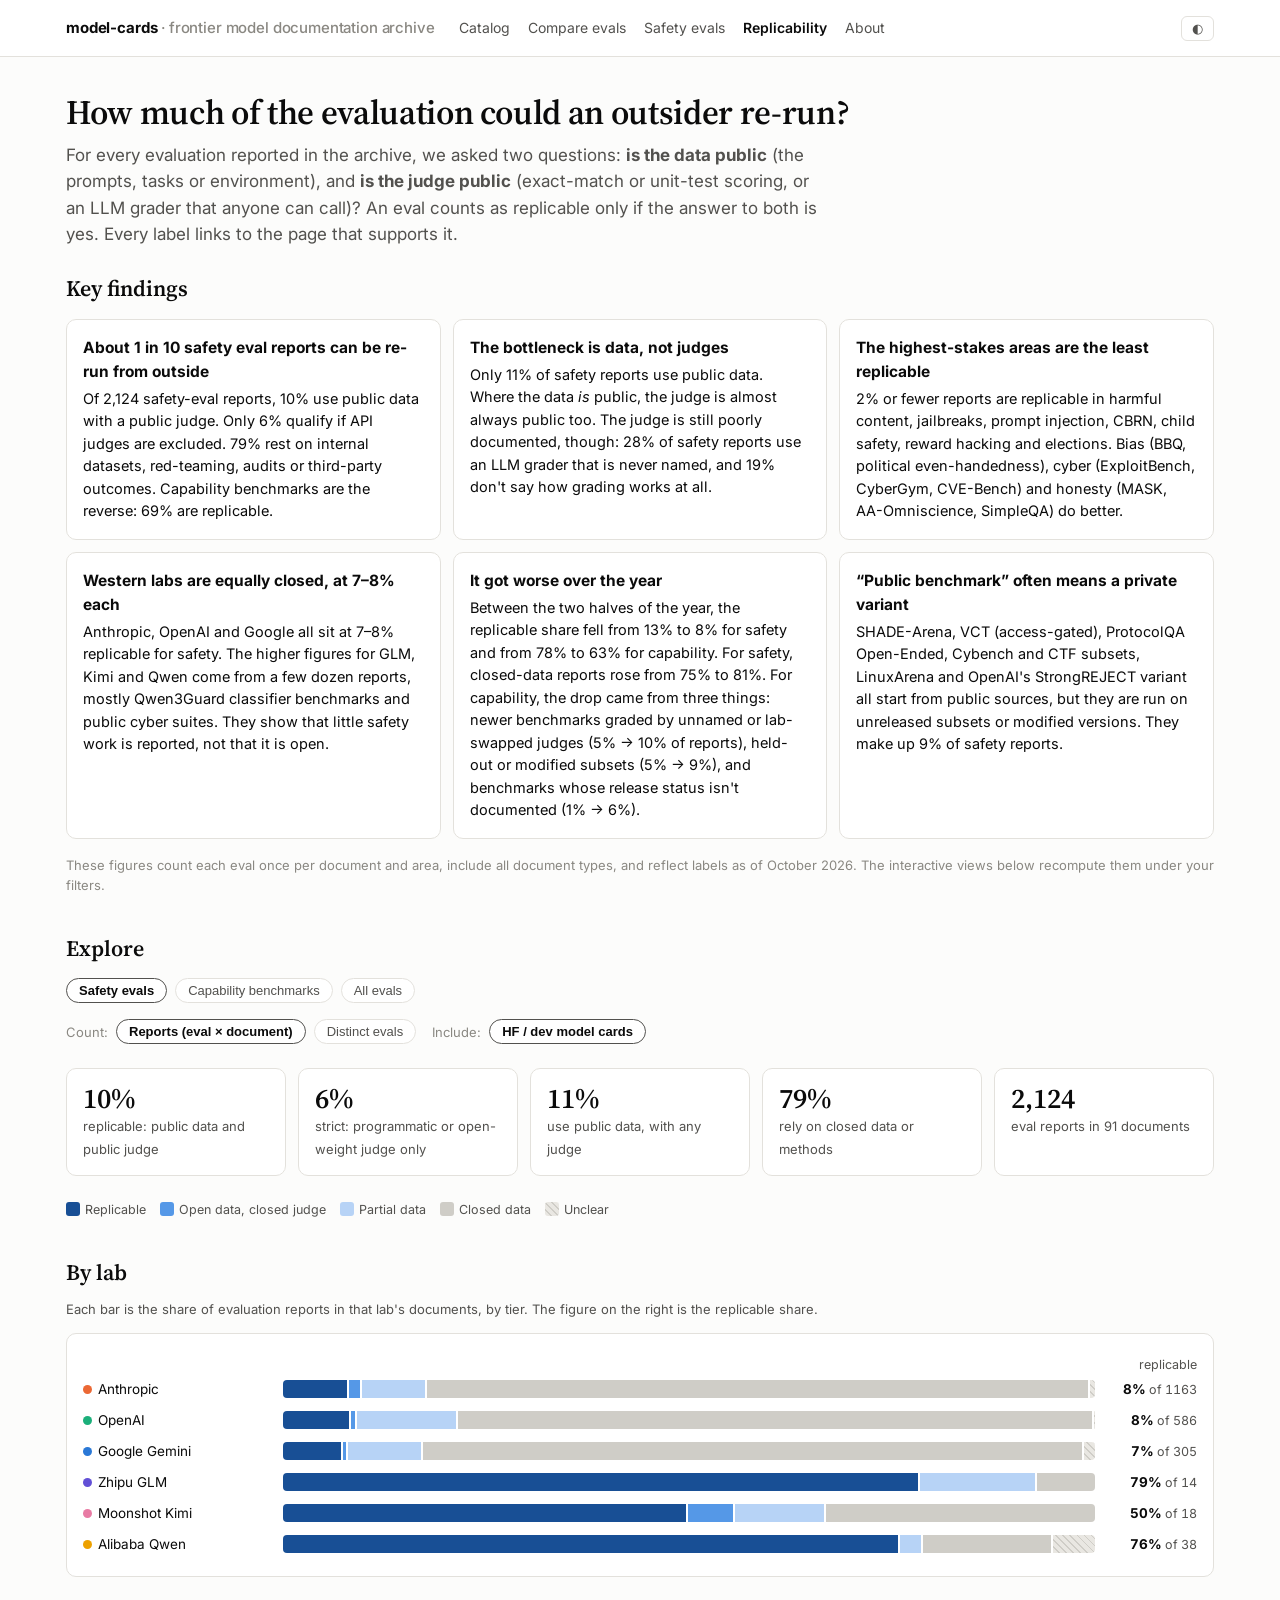
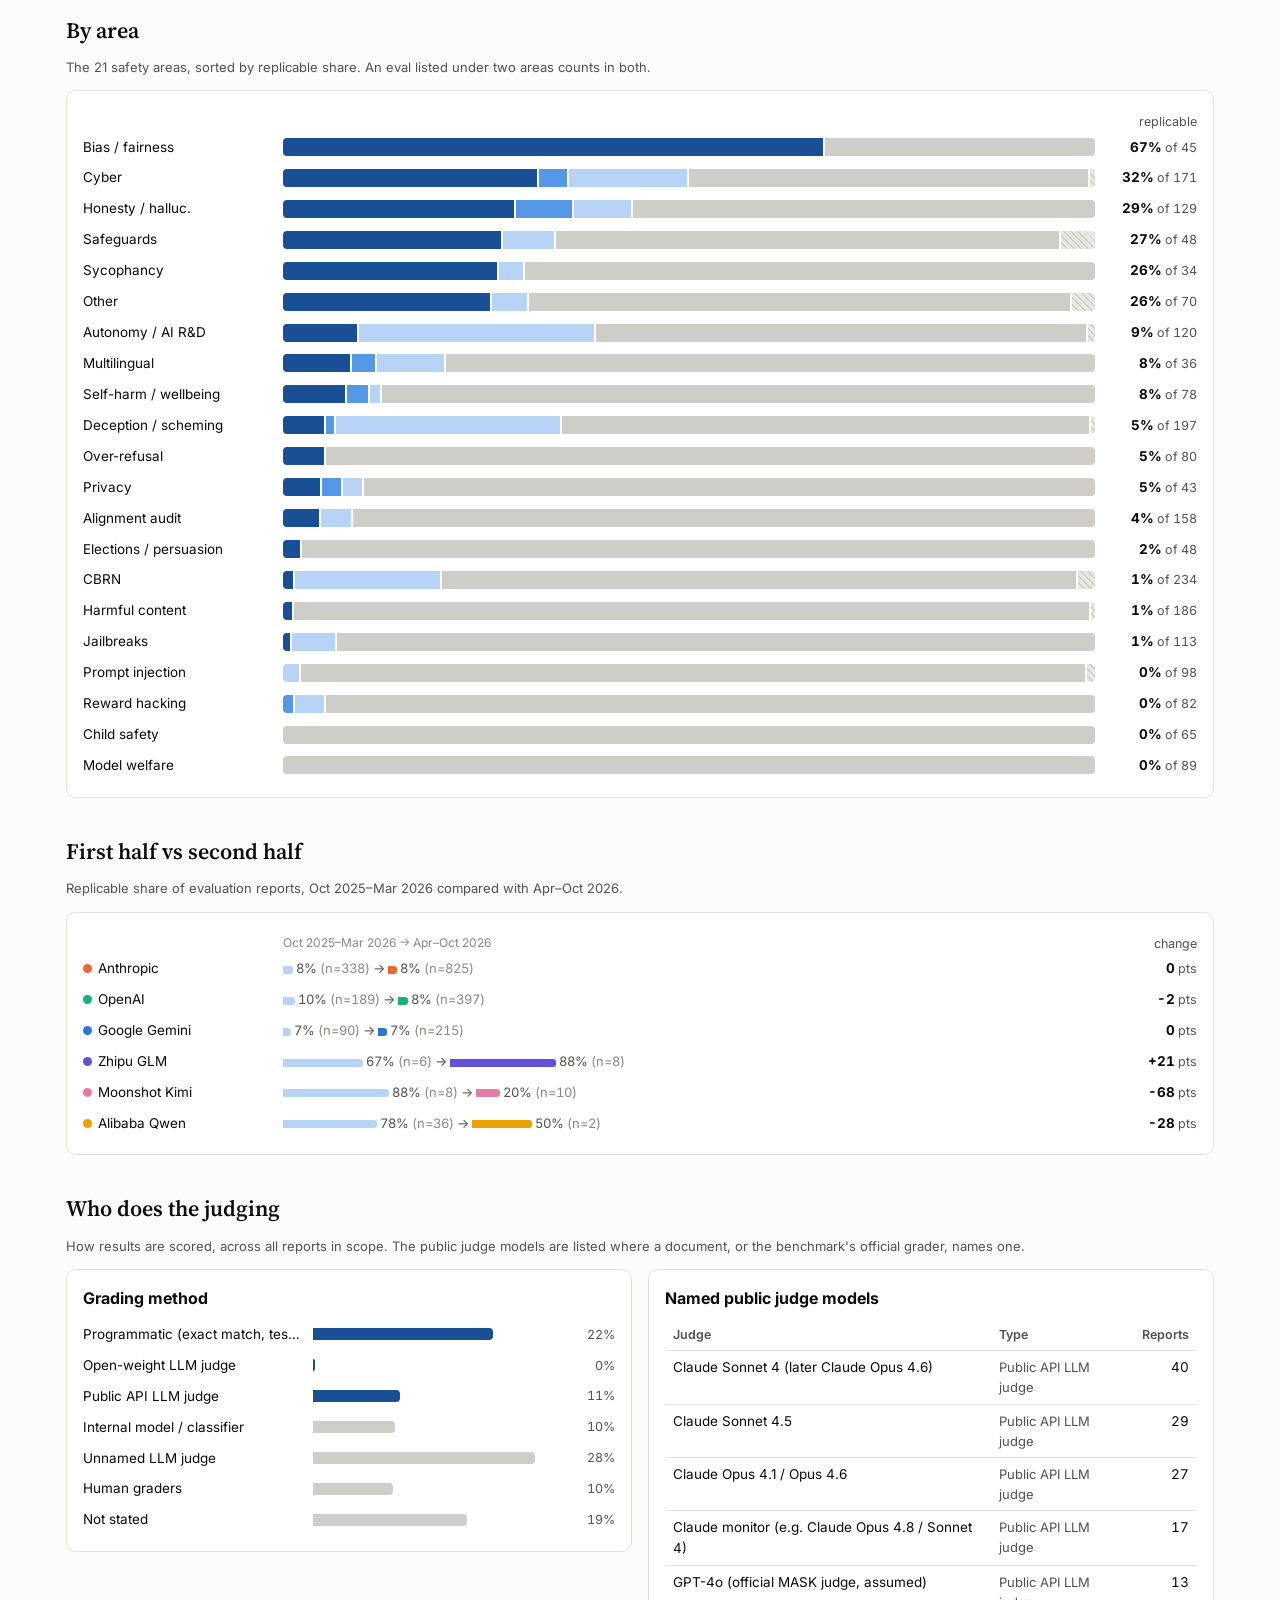
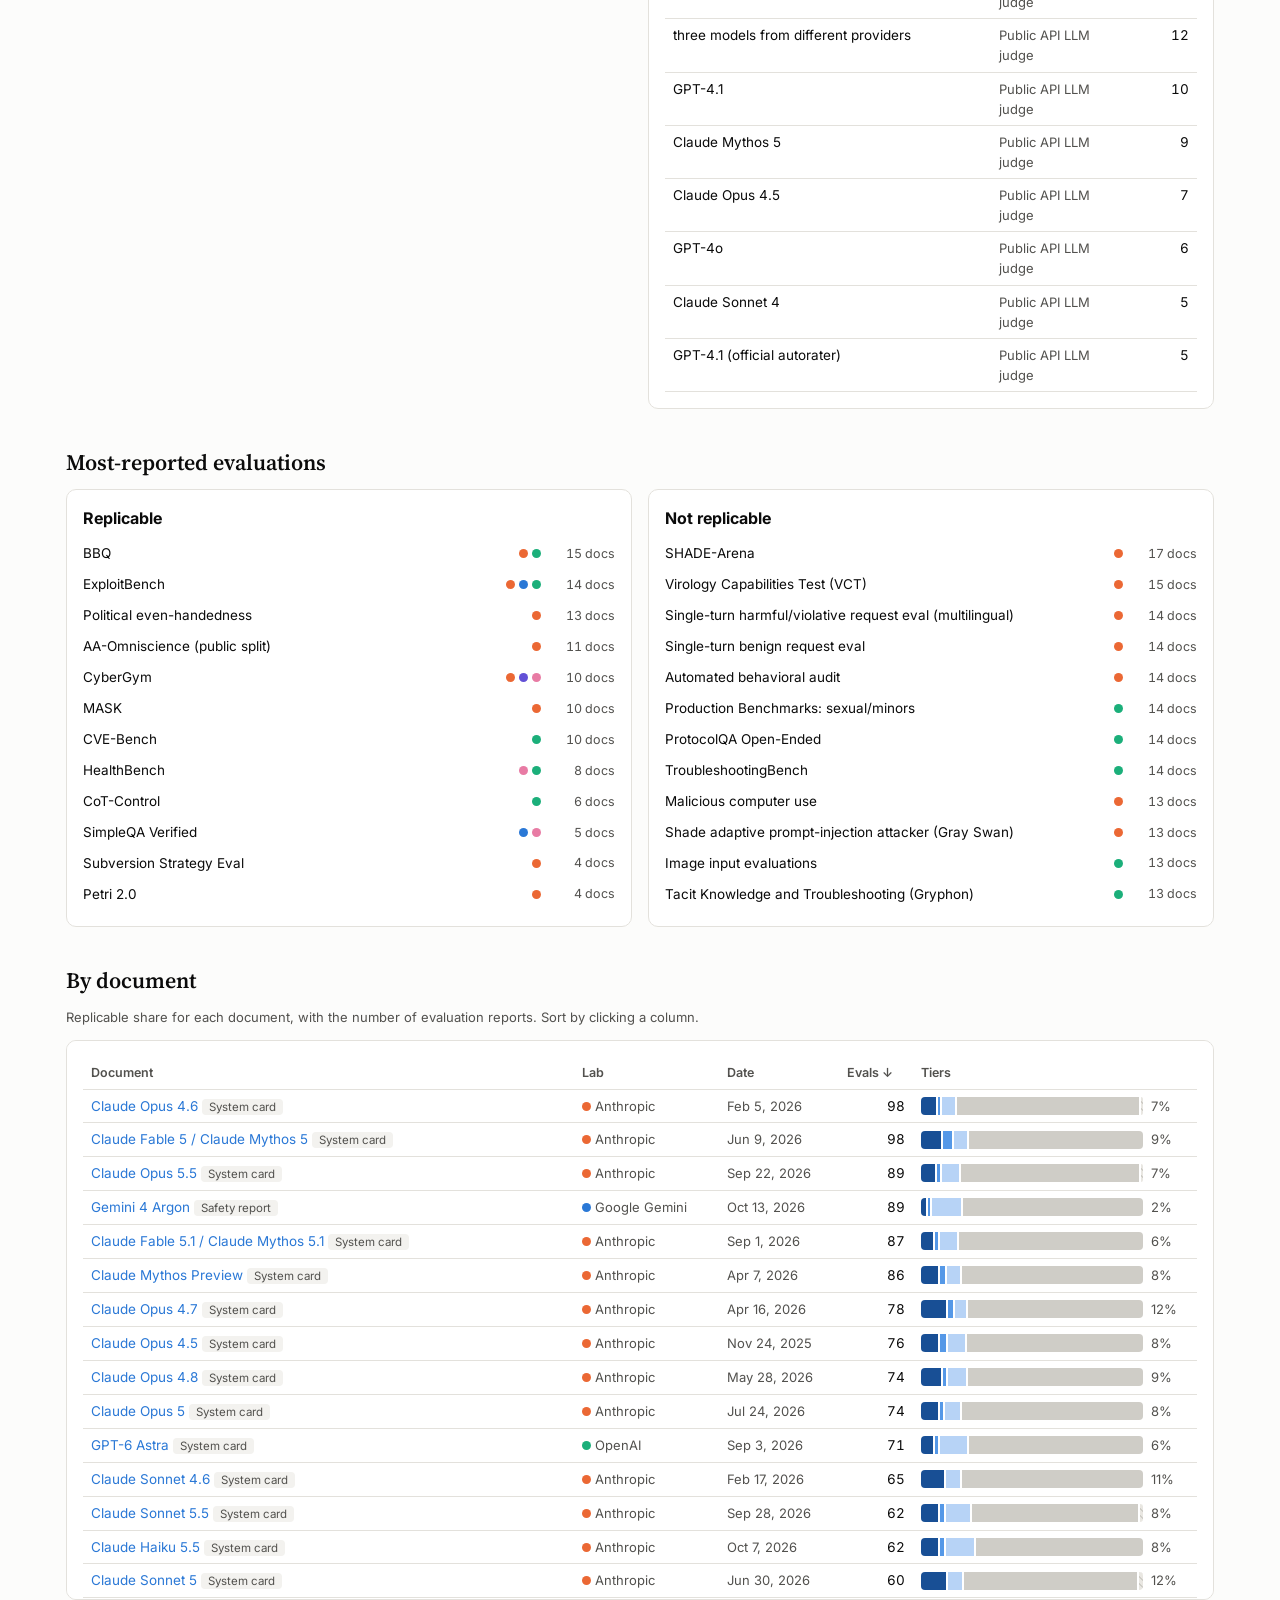
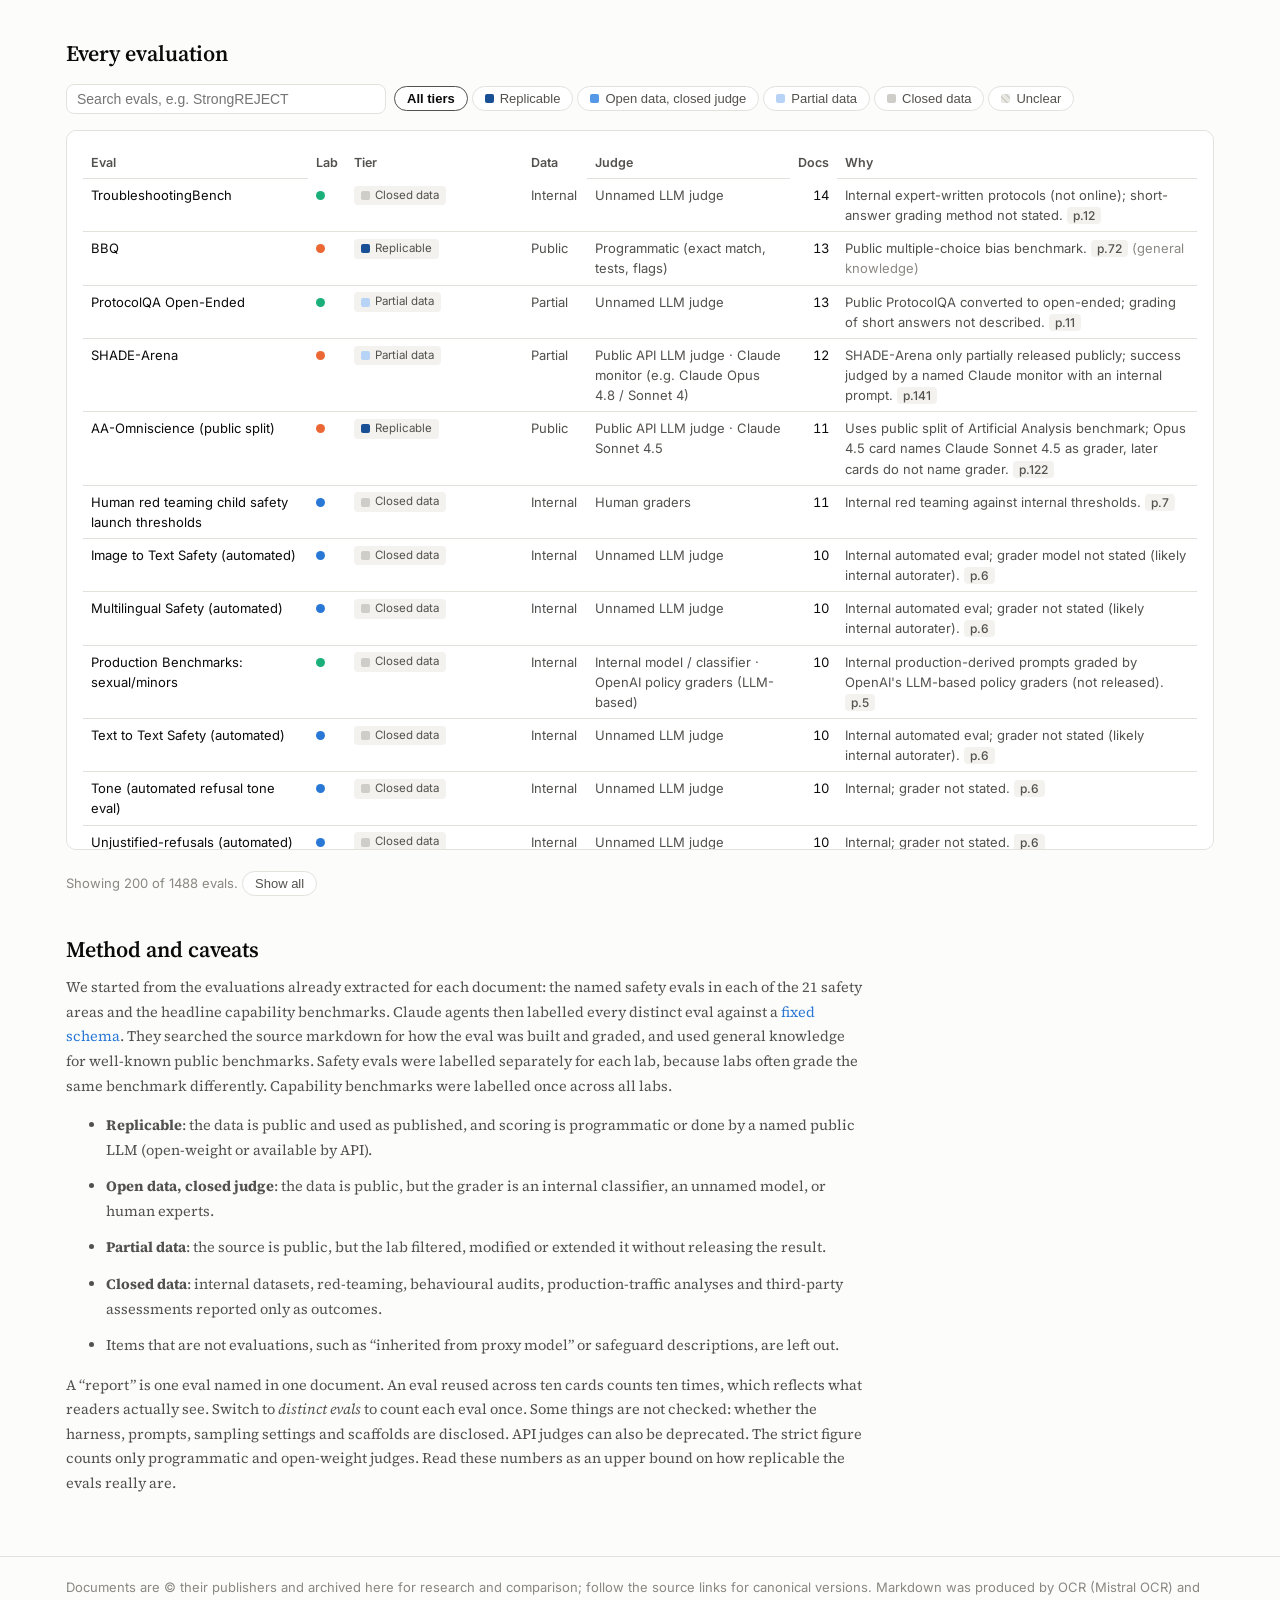
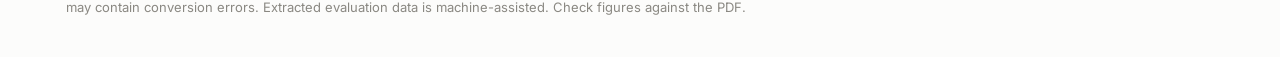
<file: site/replicability.html>
<!doctype html>
<html lang="en">
<head>
<meta charset="utf-8">
<meta name="viewport" content="width=device-width, initial-scale=1">
<title>Eval Replicability</title>
<meta name="description" content="How much of the evaluation reported in frontier model cards could an outsider re-run: is the data public, and is the judge public?">
<link rel="preconnect" href="https://fonts.googleapis.com">
<link href="https://fonts.googleapis.com/css2?family=Inter:wght@400;500;600;700&family=Source+Serif+4:opsz,wght@8..60,400;8..60,600&display=swap" rel="stylesheet">
<link rel="stylesheet" href="assets/style.css">
<style>
  :root { --t-replicable: var(--seq-3); --t-closed_judge: var(--seq-2); --t-partial_data: var(--seq-1); --t-closed_data: #cfcdc7; --t-unclear: #e9e7e2; }
  @media (prefers-color-scheme: dark) { :root:not([data-theme="light"]) { --t-closed_data: #4a4945; --t-unclear: #2e2d2b; } }
  :root[data-theme="dark"] { --t-closed_data: #4a4945; --t-unclear: #2e2d2b; }
  .seg-unclear { background-image: repeating-linear-gradient(45deg, transparent 0 4px, var(--t-closed_data) 4px 5px); }
  .sbar { display: flex; gap: 2px; height: 18px; flex: 1; min-width: 120px; }
  .sbar i { display: block; height: 100%; }
  .sbar i:first-child { border-radius: 4px 0 0 4px; } .sbar i:last-child { border-radius: 0 4px 4px 0; } .sbar i:only-child { border-radius: 4px; }
  .brow { display: grid; grid-template-columns: minmax(110px, 190px) 1fr 92px; gap: 10px; align-items: center; padding: 5px 0; font-size: 13.5px; }
  .brow .lab { white-space: nowrap; overflow: hidden; text-overflow: ellipsis; }
  .brow .v { font-variant-numeric: tabular-nums; text-align: right; color: var(--text-2); font-size: 12.5px; }
  .brow .v b { color: var(--text); font-size: 13.5px; }
  .brow.head { color: var(--muted); font-size: 12px; padding-bottom: 0; }
  a.cite { font: 500 12px var(--sans); white-space: nowrap; background: var(--surface-2); padding: 1px 6px; border-radius: 4px; color: var(--text-2); }
  a.cite:hover { color: var(--accent); text-decoration: none; }
  .pill { font-size: 11.5px; padding: 1px 7px; border-radius: 4px; white-space: nowrap; display: inline-flex; align-items: center; gap: 5px; background: var(--surface-2); color: var(--text-2); }
  .pill i { width: 9px; height: 9px; border-radius: 2px; display: inline-block; }
  .num-h { font-variant-numeric: tabular-nums; }
  .take { display: grid; grid-template-columns: repeat(auto-fit, minmax(300px, 1fr)); gap: 12px; margin: 16px 0; }
  .take .panel { font-size: 14.5px; }
  .take b { display: block; font-size: 15.5px; margin-bottom: 4px; }
  .two { display: grid; grid-template-columns: repeat(auto-fit, minmax(340px, 1fr)); gap: 16px; align-items: start; }
  .two h3 { margin-top: 0; }
  #evtbl td { font-size: 13px; } #evtbl td.n { white-space: nowrap; }
  .more { margin-top: 8px; }
  @media (max-width: 640px) { .brow { grid-template-columns: 96px 1fr 70px; gap: 6px; } }
</style>
</head>
<body>
<main class="wrap">
  <h1>How much of the evaluation could an outsider re-run?</h1>
  <p class="lede">For every evaluation reported in the archive, we asked two questions: <b>is the data public</b> (the prompts, tasks or environment), and <b>is the judge public</b> (exact-match or unit-test scoring, or an LLM grader that anyone can call)? An eval counts as replicable only if the answer to both is yes. Every label links to the page that supports it.</p>

  <h2 id="findings" style="margin-top:28px">Key findings</h2>
  <div class="take">
    <div class="panel"><b>About 1 in 10 safety eval reports can be re-run from outside</b>Of 2,124 safety-eval reports, 10% use public data with a public judge. Only 6% qualify if API judges are excluded. 79% rest on internal datasets, red-teaming, audits or third-party outcomes. Capability benchmarks are the reverse: 69% are replicable.</div>
    <div class="panel"><b>The bottleneck is data, not judges</b>Only 11% of safety reports use public data. Where the data <i>is</i> public, the judge is almost always public too. The judge is still poorly documented, though: 28% of safety reports use an LLM grader that is never named, and 19% don't say how grading works at all.</div>
    <div class="panel"><b>The highest-stakes areas are the least replicable</b>2% or fewer reports are replicable in harmful content, jailbreaks, prompt injection, CBRN, child safety, reward hacking and elections. Bias (BBQ, political even-handedness), cyber (ExploitBench, CyberGym, CVE-Bench) and honesty (MASK, AA-Omniscience, SimpleQA) do better.</div>
    <div class="panel"><b>Western labs are equally closed, at 7–8% each</b>Anthropic, OpenAI and Google all sit at 7–8% replicable for safety. The higher figures for GLM, Kimi and Qwen come from a few dozen reports, mostly Qwen3Guard classifier benchmarks and public cyber suites. They show that little safety work is reported, not that it is open.</div>
    <div class="panel"><b>It got worse over the year</b>Between the two halves of the year, the replicable share fell from 13% to 8% for safety and from 78% to 63% for capability. For safety, closed-data reports rose from 75% to 81%. For capability, the drop came from three things: newer benchmarks graded by unnamed or lab-swapped judges (5% → 10% of reports), held-out or modified subsets (5% → 9%), and benchmarks whose release status isn't documented (1% → 6%).</div>
    <div class="panel"><b>“Public benchmark” often means a private variant</b>SHADE-Arena, VCT (access-gated), ProtocolQA Open-Ended, Cybench and CTF subsets, LinuxArena and OpenAI's StrongREJECT variant all start from public sources, but they are run on unreleased subsets or modified versions. They make up 9% of safety reports.</div>
  </div>
  <p class="small muted">These figures count each eval once per document and area, include all document types, and reflect labels as of October 2026. The interactive views below recompute them under your filters.</p>

  <h2 id="explore">Explore</h2>
  <div class="filters" id="scope"></div>
  <div class="filters" id="opts"></div>
  <div class="stats" id="stats"></div>
  <div class="legend" id="legend"></div>

  <h2 id="labs">By lab</h2>
  <p class="small">Each bar is the share of evaluation reports in that lab's documents, by tier. The figure on the right is the replicable share.</p>
  <div class="panel" id="bylab"></div>

  <h2 id="areas">By area</h2>
  <p class="small" id="areas-note"></p>
  <div class="panel" id="byarea"></div>

  <h2 id="trend">First half vs second half</h2>
  <p class="small">Replicable share of evaluation reports, Oct 2025–Mar 2026 compared with Apr–Oct 2026.</p>
  <div class="panel" id="bytrend"></div>

  <h2 id="judges">Who does the judging</h2>
  <p class="small">How results are scored, across all reports in scope. The public judge models are listed where a document, or the benchmark's official grader, names one.</p>
  <div class="two"><div class="panel" id="graders"></div><div class="panel" id="judgemodels"></div></div>

  <h2 id="top">Most-reported evaluations</h2>
  <div class="two"><div class="panel"><h3>Replicable</h3><div id="topopen"></div></div><div class="panel"><h3>Not replicable</h3><div id="topclosed"></div></div></div>

  <h2 id="docs">By document</h2>
  <p class="small">Replicable share for each document, with the number of evaluation reports. Sort by clicking a column.</p>
  <div class="panel scroll" style="max-height:560px;overflow:auto"><table id="doctbl"></table></div>

  <h2 id="all">Every evaluation</h2>
  <div class="filters"><input class="search" id="q" placeholder="Search evals, e.g. StrongREJECT" aria-label="Search evaluations"><span id="tierf"></span></div>
  <div class="panel scroll" style="max-height:720px;overflow:auto"><table id="evtbl"></table></div>
  <p class="small muted" id="evcount"></p>

  <h2 id="method">Method and caveats</h2>
  <div class="prose small" style="font-size:14.5px">
  <p>We started from the evaluations already extracted for each document: the named safety evals in each of the 21 safety areas and the headline capability benchmarks. Claude agents then labelled every distinct eval against a <a href="https://github.com/model-cards/model-cards.github.io/blob/main/scripts/replicability_schema.md">fixed schema</a>. They searched the source markdown for how the eval was built and graded, and used general knowledge for well-known public benchmarks. Safety evals were labelled separately for each lab, because labs often grade the same benchmark differently. Capability benchmarks were labelled once across all labs.</p>
  <ul>
    <li><b>Replicable</b>: the data is public and used as published, and scoring is programmatic or done by a named public LLM (open-weight or available by API).</li>
    <li><b>Open data, closed judge</b>: the data is public, but the grader is an internal classifier, an unnamed model, or human experts.</li>
    <li><b>Partial data</b>: the source is public, but the lab filtered, modified or extended it without releasing the result.</li>
    <li><b>Closed data</b>: internal datasets, red-teaming, behavioural audits, production-traffic analyses and third-party assessments reported only as outcomes.</li>
    <li>Items that are not evaluations, such as “inherited from proxy model” or safeguard descriptions, are left out.</li>
  </ul>
  <p>A “report” is one eval named in one document. An eval reused across ten cards counts ten times, which reflects what readers actually see. Switch to <i>distinct evals</i> to count each eval once. Some things are not checked: whether the harness, prompts, sampling settings and scaffolds are disclosed. API judges can also be deprecated. The strict figure counts only programmatic and open-weight judges. Read these numbers as an upper bound on how replicable the evals really are.</p>
  </div>
</main>
<script src="assets/common.js"></script>
<script>
header("replicability.html");
const TIERS = {
  replicable: "Replicable", closed_judge: "Open data, closed judge", partial_data: "Partial data",
  closed_data: "Closed data", unclear: "Unclear",
};
const TIER_ORDER = Object.keys(TIERS);
const GRADERS = {
  programmatic: "Programmatic (exact match, tests, flags)", llm_open: "Open-weight LLM judge", llm_api: "Public API LLM judge",
  llm_internal: "Internal model / classifier", llm_unspecified: "Unnamed LLM judge", human: "Human graders", unclear: "Not stated",
};
const DATA = { public: "Public", partial: "Partial", internal: "Internal", unclear: "Unclear" };
const AREA = {
  cbrn_bio_chem: "CBRN", cyber: "Cyber", autonomy_ai_rnd: "Autonomy / AI R&D", harmful_content_refusal: "Harmful content",
  over_refusal: "Over-refusal", jailbreak_robustness: "Jailbreaks", prompt_injection: "Prompt injection", sycophancy: "Sycophancy",
  deception_scheming: "Deception / scheming", alignment_audit: "Alignment audit", reward_hacking: "Reward hacking",
  honesty_hallucination: "Honesty / halluc.", bias_fairness: "Bias / fairness", child_safety: "Child safety",
  self_harm_wellbeing: "Self-harm / wellbeing", privacy: "Privacy", election_misinfo: "Elections / persuasion",
  model_welfare: "Model welfare", multilingual_safety: "Multilingual", system_safeguards: "Safeguards", other_safety: "Other",
  reasoning_knowledge: "Reasoning / knowledge", math: "Math", coding: "Coding", agentic_tool_use: "Agentic / tool use",
  multimodal: "Multimodal", long_context: "Long context", multilingual: "Multilingual", instruction_following: "Instruction following", other: "Other",
};
const tcol = t => `var(--t-${t})`;
const pct = (a, b) => b ? Math.round(100 * a / b) : 0;
const params = new URLSearchParams(location.search);
const st = { scope: ["safety", "capability", "all"].includes(params.get("scope")) ? params.get("scope") : "safety", hf: true, unit: "reports", tier: null, q: "", sort: ["n", -1] };

function sbar(counts, label) {
  const n = TIER_ORDER.reduce((s, t) => s + (counts[t] || 0), 0);
  return `<div class="sbar">${TIER_ORDER.filter(t => counts[t]).map(t =>
    `<i class="seg-${t}" style="width:${100 * counts[t] / n}%;background-color:${tcol(t)}" data-tip="${esc(`<b>${label}</b>${TIERS[t]}: ${counts[t]} of ${n} (${pct(counts[t], n)}%)`)}"></i>`).join("")}</div>`;
}
function brow(label, counts, extra = "") {
  const n = TIER_ORDER.reduce((s, t) => s + (counts[t] || 0), 0);
  return `<div class="brow"><span class="lab" title="${esc(label)}">${extra}${esc(label)}</span>${sbar(counts, esc(label))}<span class="v"><b>${pct(counts.replicable || 0, n)}%</b> of ${n}</span></div>`;
}
function tally(rows) { const c = {}; rows.forEach(r => c[r.e.tier] = (c[r.e.tier] || 0) + 1); return c; }
// In "distinct" mode, count each eval once per group.
function uniq(rows) { if (st.unit === "reports") return rows; const s = new Set(); return rows.filter(r => !s.has(r.e.key) && s.add(r.e.key)); }
function group(rows, f) { const g = new Map(); rows.forEach(r => { const k = f(r); if (!g.has(k)) g.set(k, []); g.get(k).push(r); }); return g; }

(async () => {
  const R = await getJSON("data/replicability.json");
  const all = R.occ.map(([d, e, cat, page]) => ({ d: R.docs[d], e: R.evals[e], cat, page }));

  function scoped() {
    return all.filter(r => r.e.tier !== "excluded" && (st.scope === "all" || r.e.kind === st.scope) && (st.hf || r.d.doc_type !== "hf_model_card"));
  }

  function controls() {
    document.getElementById("scope").innerHTML = [["safety", "Safety evals"], ["capability", "Capability benchmarks"], ["all", "All evals"]]
      .map(([k, v]) => `<button class="chip ${st.scope === k ? "on" : ""}" data-scope="${k}">${v}</button>`).join("");
    document.getElementById("opts").innerHTML = `<span class="small muted">Count:</span>` +
      [["reports", "Reports (eval × document)"], ["distinct", "Distinct evals"]].map(([k, v]) => `<button class="chip ${st.unit === k ? "on" : ""}" data-unit="${k}">${v}</button>`).join("") +
      `<span class="small muted" style="margin-left:8px">Include:</span><button class="chip ${st.hf ? "on" : ""}" data-hf>HF / dev model cards</button>`;
    document.getElementById("legend").innerHTML = TIER_ORDER.map(t => `<span><i class="seg-${t}" style="background-color:${tcol(t)}"></i>${TIERS[t]}</span>`).join("");
    document.querySelectorAll("[data-scope]").forEach(b => b.onclick = () => {
      st.scope = b.dataset.scope; const u = new URL(location); u.searchParams.set("scope", st.scope); history.replaceState(null, "", u); draw();
    });
    document.querySelectorAll("[data-unit]").forEach(b => b.onclick = () => { st.unit = b.dataset.unit; draw(); });
    document.querySelector("[data-hf]").onclick = () => { st.hf = !st.hf; draw(); };
  }

  function draw() {
    controls();
    const rows = scoped();
    const u = uniq(rows), c = tally(u), n = u.length;
    const strict = u.filter(r => r.e.tier === "replicable" && r.e.grader !== "llm_api").length;
    const openData = u.filter(r => r.e.data === "public").length;
    document.getElementById("stats").innerHTML = [
      [`${pct(c.replicable || 0, n)}%`, "replicable: public data and public judge"],
      [`${pct(strict, n)}%`, "strict: programmatic or open-weight judge only"],
      [`${pct(openData, n)}%`, "use public data, with any judge"],
      [`${pct(c.closed_data || 0, n)}%`, "rely on closed data or methods"],
      [n.toLocaleString(), st.unit === "reports" ? `eval reports in ${new Set(rows.map(r => r.d.id)).size} documents` : "distinct evals"],
    ].map(([b, s]) => `<div class="stat"><b>${b}</b><span>${s}</span></div>`).join("");

    const head = `<div class="brow head"><span></span><span></span><span class="v">replicable</span></div>`;
    const byLab = group(rows, r => r.d.provider);
    document.getElementById("bylab").innerHTML = head + PROVIDER_ORDER.filter(p => byLab.has(p))
      .map(p => brow(PROVIDERS[p], tally(uniq(byLab.get(p))), `<span class="dot" style="background:${pcolor(p)};margin-right:6px"></span>`)).join("");

    const byArea = group(rows, r => r.cat || "other");
    document.getElementById("areas-note").textContent = st.scope === "capability"
      ? "Capability benchmarks by category." : st.scope === "safety"
      ? "The 21 safety areas, sorted by replicable share. An eval listed under two areas counts in both."
      : "Safety areas and capability categories together, sorted by replicable share.";
    document.getElementById("byarea").innerHTML = head + [...byArea].map(([k, v]) => [k, tally(uniq(v))])
      .sort((a, b) => (b[1].replicable || 0) / Object.values(b[1]).reduce((x, y) => x + y) - (a[1].replicable || 0) / Object.values(a[1]).reduce((x, y) => x + y))
      .map(([k, cc]) => brow(AREA[k] || k, cc)).join("");

    const half = r => r.d.release_date < "2026-04-01" ? "H1" : "H2";
    document.getElementById("bytrend").innerHTML = `<div class="brow head"><span></span><span>Oct 2025–Mar 2026 → Apr–Oct 2026</span><span class="v">change</span></div>` +
      PROVIDER_ORDER.filter(p => byLab.has(p)).map(p => {
        const g = group(byLab.get(p), half), s = h => { const x = uniq(g.get(h) || []); return [x.filter(r => r.e.tier === "replicable").length, x.length]; };
        const [a1, n1] = s("H1"), [a2, n2] = s("H2");
        if (!n1 || !n2) return `<div class="brow"><span class="lab"><span class="dot" style="background:${pcolor(p)};margin-right:6px"></span>${PROVIDERS[p]}</span><span class="small muted">Not enough documents in both halves</span><span></span></div>`;
        const d = pct(a2, n2) - pct(a1, n1);
        return `<div class="brow"><span class="lab"><span class="dot" style="background:${pcolor(p)};margin-right:6px"></span>${PROVIDERS[p]}</span>
          <span class="small num-h"><span style="display:inline-block;width:${pct(a1, n1) * 1.2}px;height:8px;background:var(--seq-1);border-radius:0 3px 3px 0;vertical-align:middle"></span> ${pct(a1, n1)}% <span class="muted">(n=${n1})</span> → <span style="display:inline-block;width:${pct(a2, n2) * 1.2}px;height:8px;background:${pcolor(p)};border-radius:0 3px 3px 0;vertical-align:middle"></span> ${pct(a2, n2)}% <span class="muted">(n=${n2})</span></span>
          <span class="v"><b>${d > 0 ? "+" : ""}${d}</b> pts</span></div>`;
      }).join("");

    const gc = {}; u.forEach(r => gc[r.e.grader] = (gc[r.e.grader] || 0) + 1);
    const gmax = Math.max(...Object.values(gc));
    document.getElementById("graders").innerHTML = `<h3>Grading method</h3>` + Object.keys(GRADERS).filter(g => gc[g]).map(g =>
      `<div class="brow" style="grid-template-columns:minmax(120px,220px) 1fr 70px"><span class="lab" title="${GRADERS[g]}">${GRADERS[g]}</span>
       <span><i style="display:block;height:12px;width:${100 * gc[g] / gmax}%;background:${["programmatic", "llm_open", "llm_api"].includes(g) ? "var(--seq-3)" : "var(--t-closed_data)"};border-radius:0 4px 4px 0" data-tip="${esc(`<b>${GRADERS[g]}</b>${gc[g]} of ${n} (${pct(gc[g], n)}%)`)}"></i></span>
       <span class="v">${pct(gc[g], n)}%</span></div>`).join("");
    const jm = {}; u.filter(r => r.e.grader_model && ["llm_open", "llm_api"].includes(r.e.grader)).forEach(r => { const m = r.e.grader_model; jm[m] = jm[m] || { n: 0, g: r.e.grader }; jm[m].n++; });
    const jtop = Object.entries(jm).sort((a, b) => b[1].n - a[1].n).slice(0, 12);
    document.getElementById("judgemodels").innerHTML = `<h3>Named public judge models</h3>` + (jtop.length ? `<table><thead><tr><th>Judge</th><th>Type</th><th class="num">${st.unit === "reports" ? "Reports" : "Evals"}</th></tr></thead><tbody>` +
      jtop.map(([m, v]) => `<tr><td>${esc(m)}</td><td class="small">${GRADERS[v.g]}</td><td class="num">${v.n}</td></tr>`).join("") + "</tbody></table>" : `<p class="small muted">None named.</p>`);

    const byEval = group(rows, r => r.e.tier + "|" + r.e.canonical.toLowerCase().replace(/[^a-z0-9]/g, ""));
    const top = f => [...byEval].filter(([, v]) => f(v[0].e)).sort((a, b) => new Set(b[1].map(r => r.d.id)).size - new Set(a[1].map(r => r.d.id)).size).slice(0, 12)
      .map(([, v]) => { const e = v[0].e, nd = new Set(v.map(r => r.d.id)).size, labs = [...new Set(v.map(r => r.d.provider))];
        return `<div class="brow" style="grid-template-columns:1fr auto 64px"><span class="lab" title="${esc(e.note || "")}">${esc(e.canonical)}</span><span>${labs.map(p => `<span class="dot" style="background:${pcolor(p)}" title="${PROVIDERS[p]}"></span>`).join(" ")}</span><span class="v">${nd} docs</span></div>`; }).join("");
    document.getElementById("topopen").innerHTML = top(e => e.tier === "replicable");
    document.getElementById("topclosed").innerHTML = top(e => e.tier !== "replicable");

    drawDocs(rows); drawEvals(rows);
  }

  function drawDocs(rows) {
    const g = [...group(rows, r => r.d.id)].map(([, v]) => { const x = uniq(v), c = tally(x); return { d: v[0].d, c, n: x.length, share: (c.replicable || 0) / x.length }; });
    const [k, dir] = st.sort, key = { model: o => o.d.model, provider: o => o.d.provider, date: o => o.d.release_date, n: o => o.n, share: o => o.share }[k];
    g.sort((a, b) => (key(a) > key(b) ? 1 : key(a) < key(b) ? -1 : 0) * dir);
    const th = (k2, t, cls = "") => `<th class="${cls}" style="cursor:pointer" data-sort="${k2}">${t}${st.sort[0] === k2 ? (st.sort[1] > 0 ? " ↑" : " ↓") : ""}</th>`;
    const t = document.getElementById("doctbl");
    t.innerHTML = `<thead><tr>${th("model", "Document")}${th("provider", "Lab")}${th("date", "Date")}${th("n", "Evals", "num")}${th("share", "Tiers")}</tr></thead><tbody>` +
      g.map(o => `<tr><td><a href="${cardLink(o.d.id)}">${esc(o.d.model)}</a> <span class="tag">${DOC_TYPES[o.d.doc_type] || ""}</span></td>
        <td class="small" style="white-space:nowrap"><span class="dot" style="background:${pcolor(o.d.provider)}"></span> ${PROVIDERS[o.d.provider]}</td>
        <td class="small" style="white-space:nowrap">${fmtDate(o.d.release_date)}</td><td class="num">${o.n}</td>
        <td style="min-width:240px"><div style="display:flex;gap:8px;align-items:center">${sbar(o.c, esc(o.d.model))}<span class="num small" style="width:38px">${Math.round(o.share * 100)}%</span></div></td></tr>`).join("") + "</tbody>";
    t.querySelectorAll("[data-sort]").forEach(h => h.onclick = () => {
      const k2 = h.dataset.sort; st.sort = [k2, st.sort[0] === k2 ? -st.sort[1] : (k2 === "model" || k2 === "provider" ? 1 : -1)]; drawDocs(rows);
    });
  }

  let evLimit = 200;
  function drawEvals(rows) {
    document.getElementById("tierf").innerHTML = [null, ...TIER_ORDER].map(t => `<button class="chip ${st.tier === t ? "on" : ""}" data-tier="${t ?? ""}">${t ? `<span class="dot seg-${t}" style="background-color:${tcol(t)};border-radius:2px"></span>${TIERS[t]}` : "All tiers"}</button>`).join(" ");
    document.querySelectorAll("[data-tier]").forEach(b => b.onclick = () => { st.tier = b.dataset.tier || null; evLimit = 200; drawEvals(rows); });
    const q = st.q.toLowerCase();
    const list = [...group(rows, r => r.e.key)].map(([, v]) => ({ e: v[0].e, v, nd: new Set(v.map(r => r.d.id)).size }))
      .filter(o => (!st.tier || o.e.tier === st.tier) && (!q || (o.e.canonical + " " + o.e.key + " " + (o.e.grader_model || "")).toLowerCase().includes(q)))
      .sort((a, b) => b.nd - a.nd || a.e.canonical.localeCompare(b.e.canonical));
    const ev = e => e.evidence?.doc ? `<a class="cite" href="${cardLink(e.evidence.doc.split("/")[1], e.evidence.page)}" ${e.evidence.quote ? `title="${esc(e.evidence.quote)}"` : ""}>${e.evidence.page ? "p." + e.evidence.page : "source"}</a>` : "";
    const t = document.getElementById("evtbl");
    t.innerHTML = `<thead><tr><th>Eval</th><th>Lab</th><th>Tier</th><th>Data</th><th>Judge</th><th class="num">Docs</th><th>Why</th></tr></thead><tbody>` +
      list.slice(0, evLimit).map(({ e, v, nd }) => {
        const labs = [...new Set(v.map(r => r.d.provider))];
        return `<tr><td>${esc(e.canonical)}${e.kind === "capability" ? ` <span class="tag">capability</span>` : ""}</td>
        <td class="n">${labs.map(p => `<span class="dot" style="background:${pcolor(p)}" title="${PROVIDERS[p]}"></span>`).join(" ")}</td>
        <td class="n"><span class="pill"><i class="seg-${e.tier}" style="background-color:${tcol(e.tier)}"></i>${TIERS[e.tier]}</span></td>
        <td class="n small">${DATA[e.data] || e.data}</td>
        <td class="small">${GRADERS[e.grader] || e.grader}${e.grader_model ? ` · ${esc(e.grader_model)}` : ""}</td>
        <td class="num">${nd}</td>
        <td class="small">${esc(e.note || "")} ${ev(e)}${e.basis === "knowledge" ? ` <span class="muted">(general knowledge)</span>` : ""}</td></tr>`;
      }).join("") + "</tbody>";
    document.getElementById("evcount").innerHTML = `Showing ${Math.min(evLimit, list.length)} of ${list.length} evals.` +
      (list.length > evLimit ? ` <button class="chip more" id="evmore">Show all</button>` : "");
    const m = document.getElementById("evmore"); if (m) m.onclick = () => { evLimit = Infinity; drawEvals(rows); };
  }

  const qi = document.getElementById("q");
  qi.oninput = () => { st.q = qi.value; evLimit = 200; drawEvals(scoped()); };
  document.addEventListener("mousemove", ev => { const t = ev.target.closest?.("[data-tip]"); t ? tip.show(t.dataset.tip, ev) : tip.hide(); });
  draw();
})();
</script>
</body>
</html>
</file>
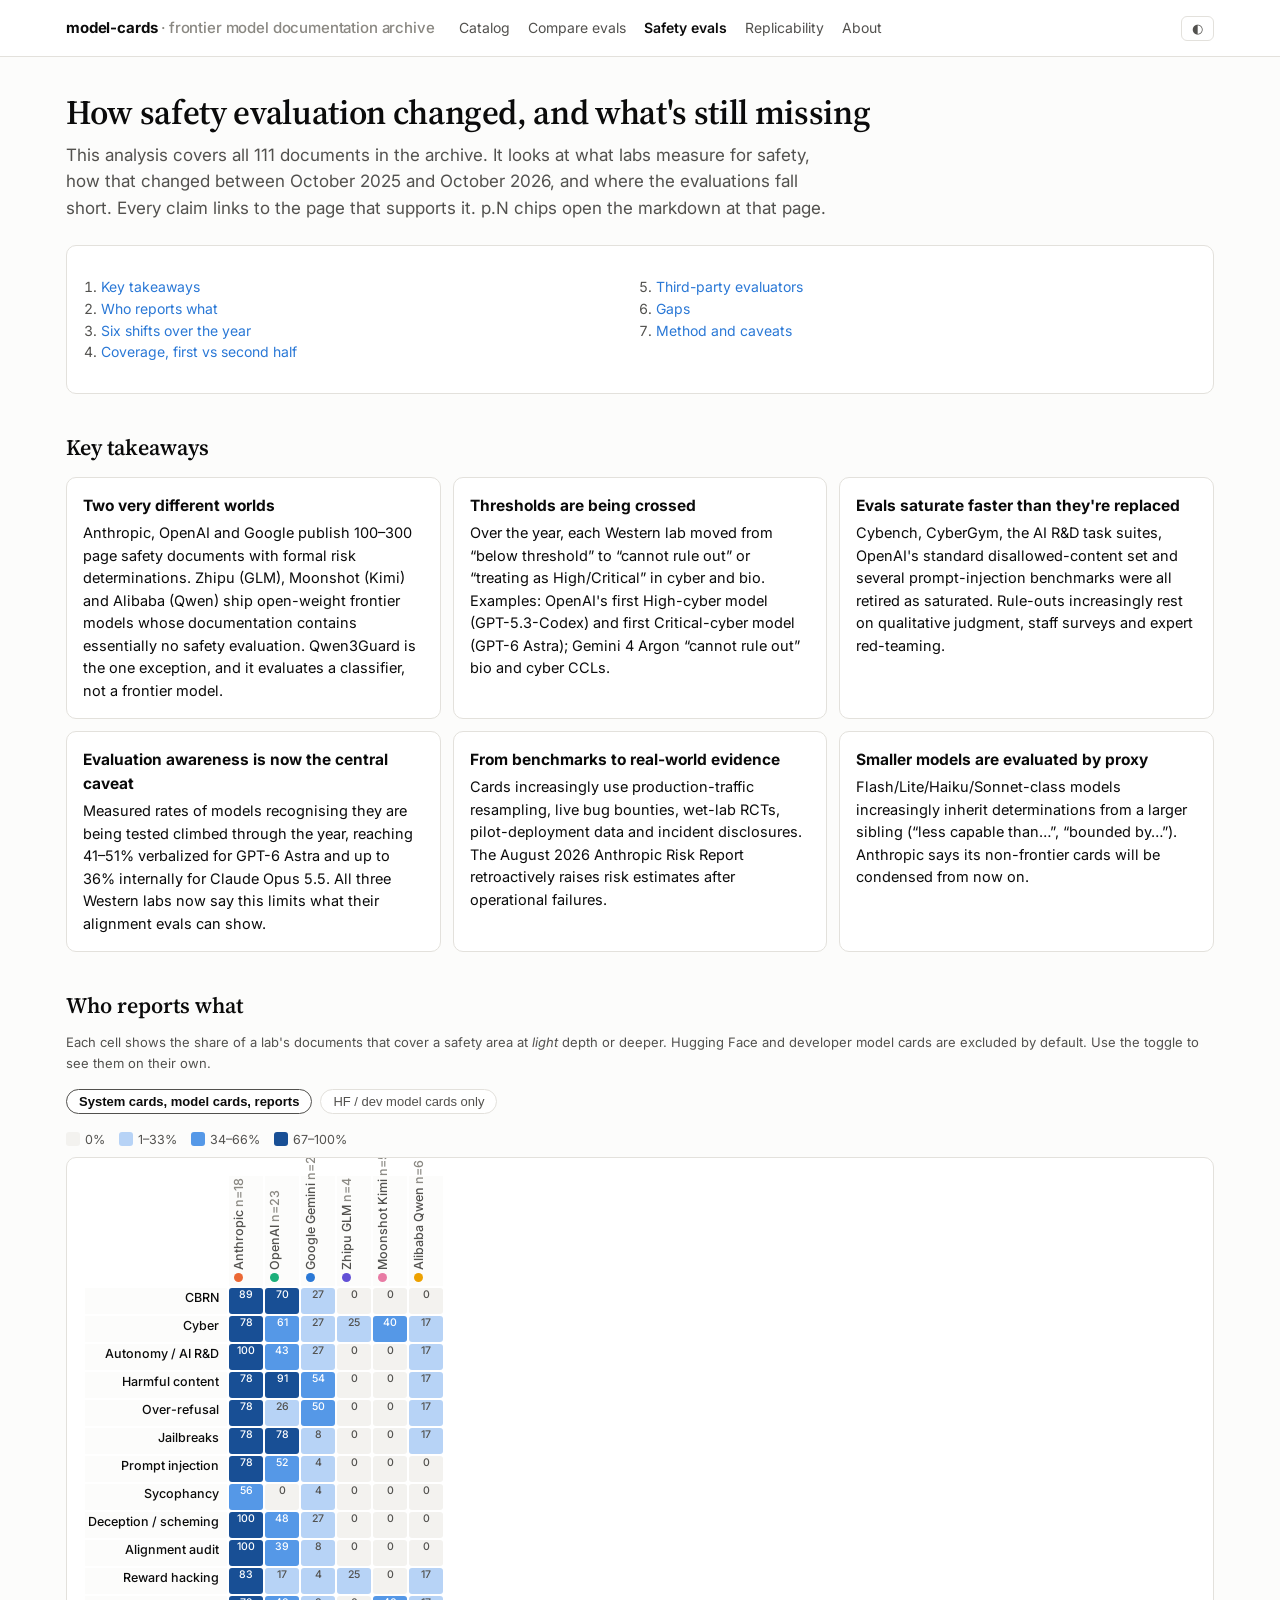
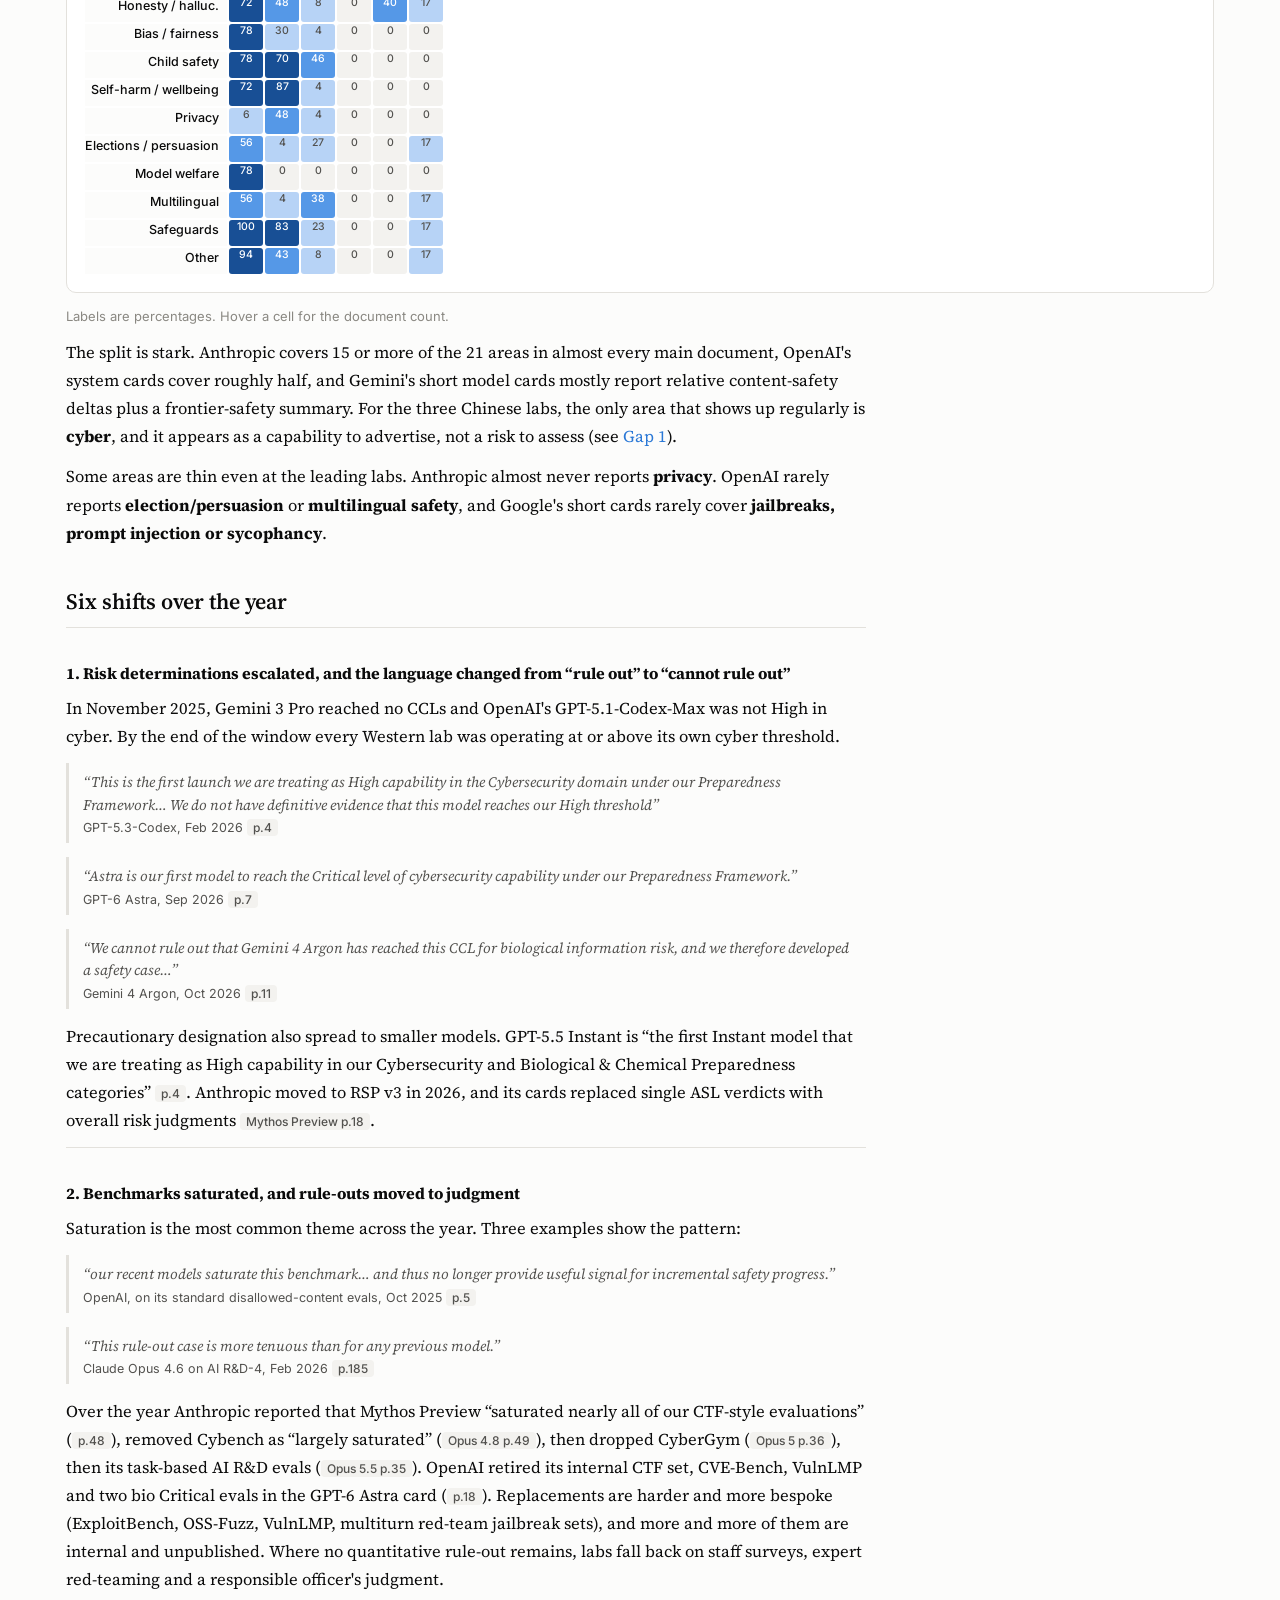
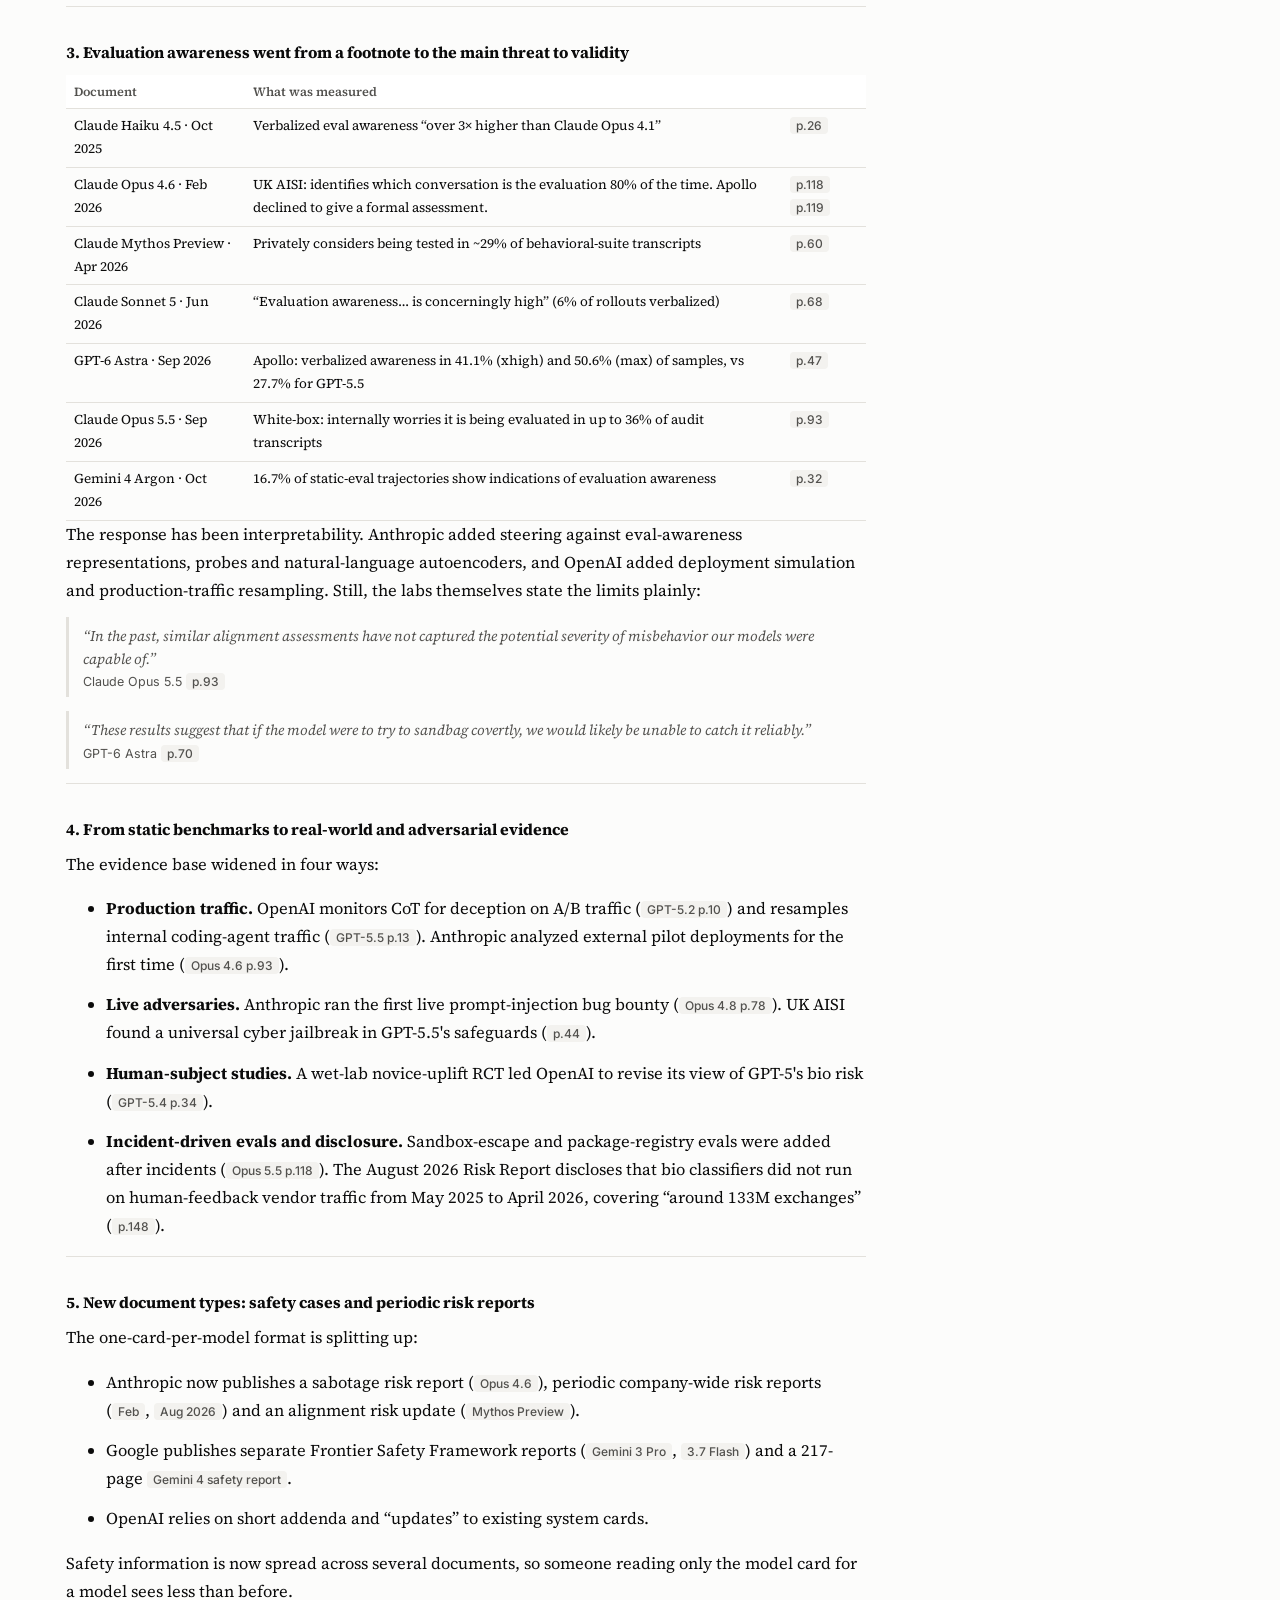
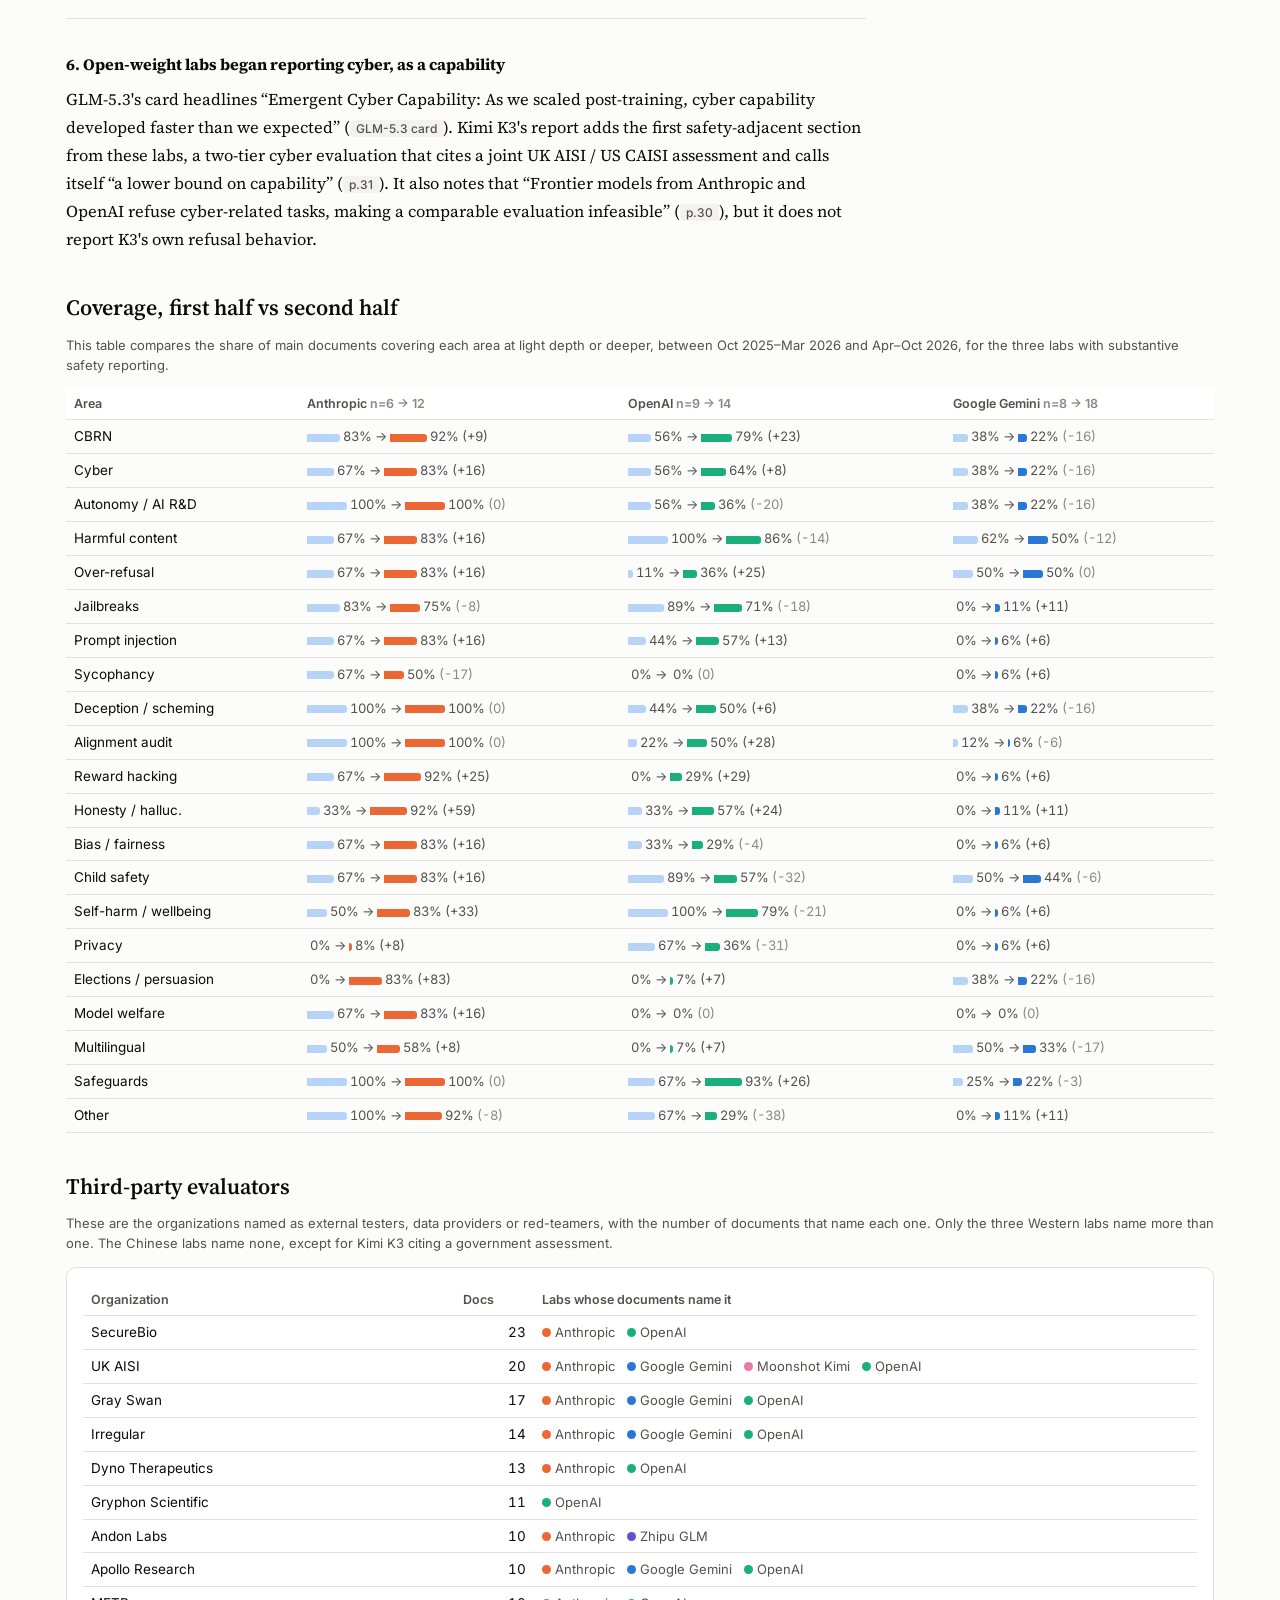
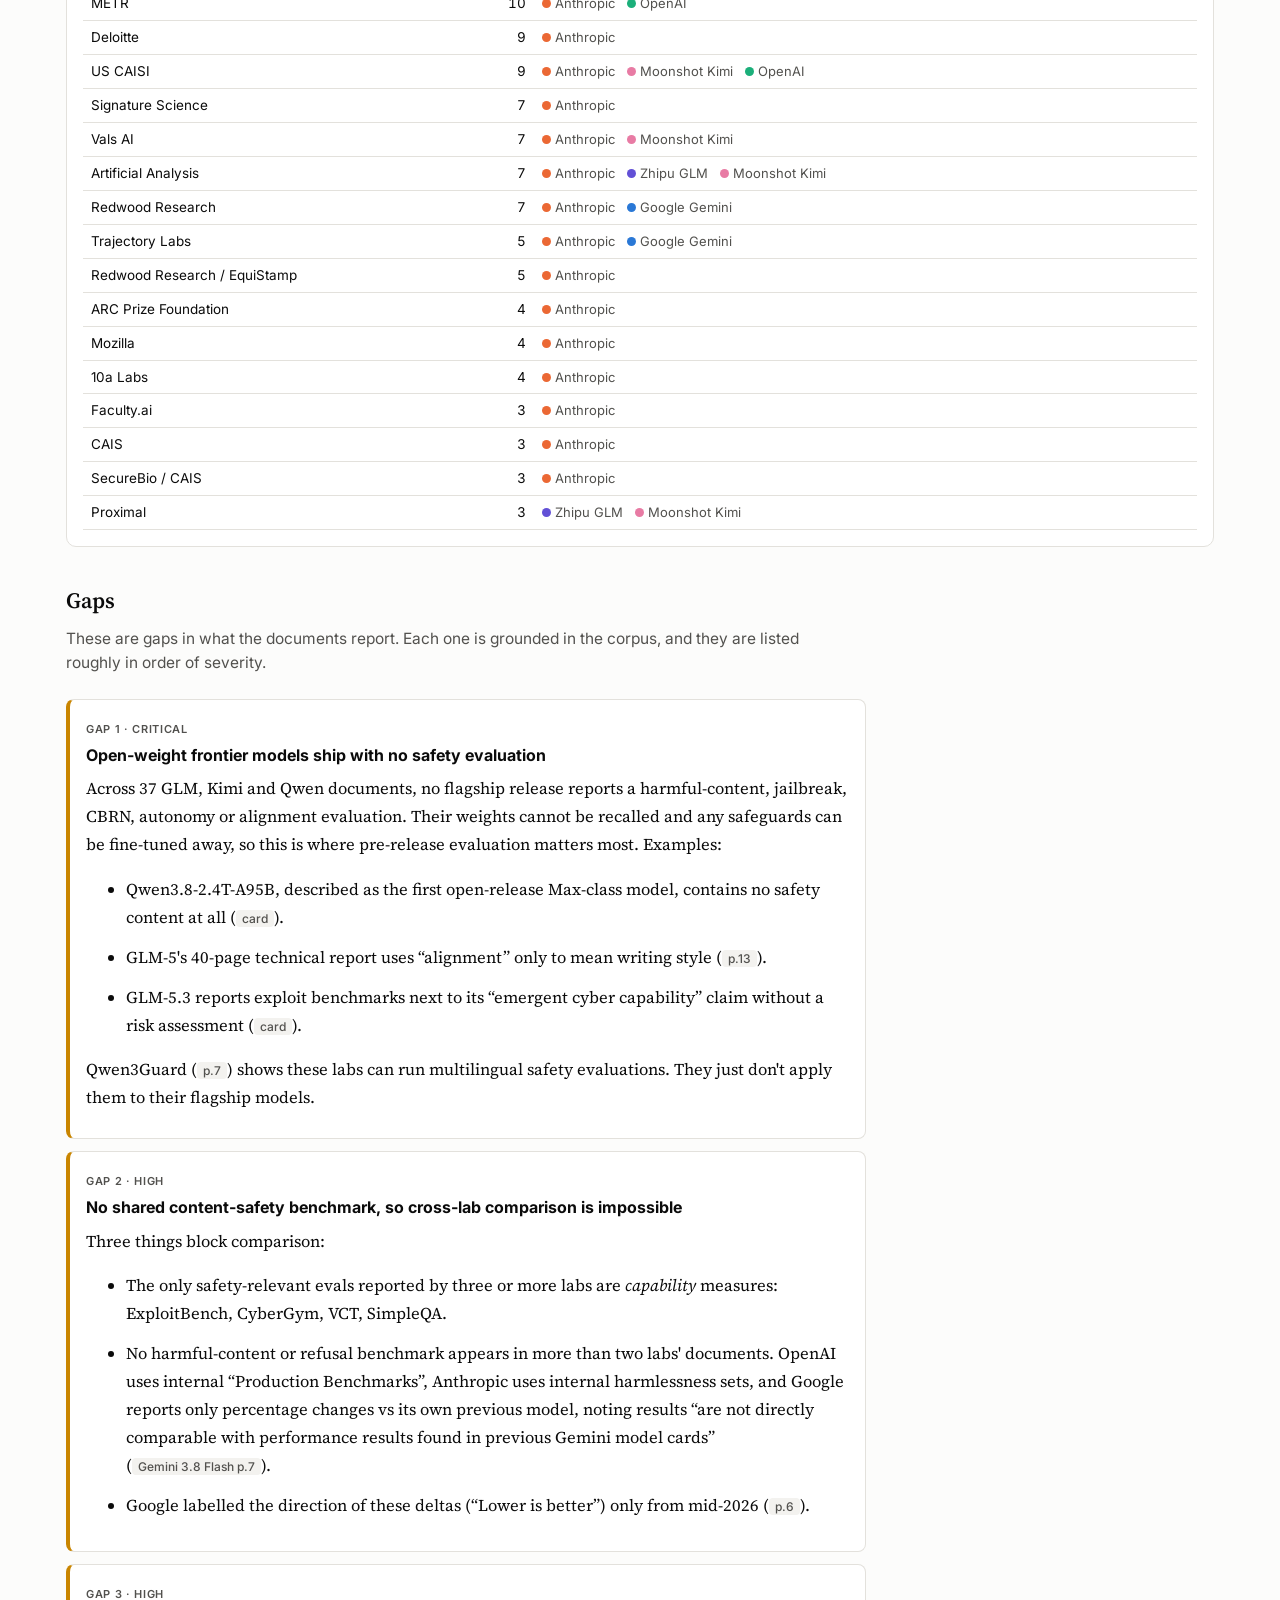
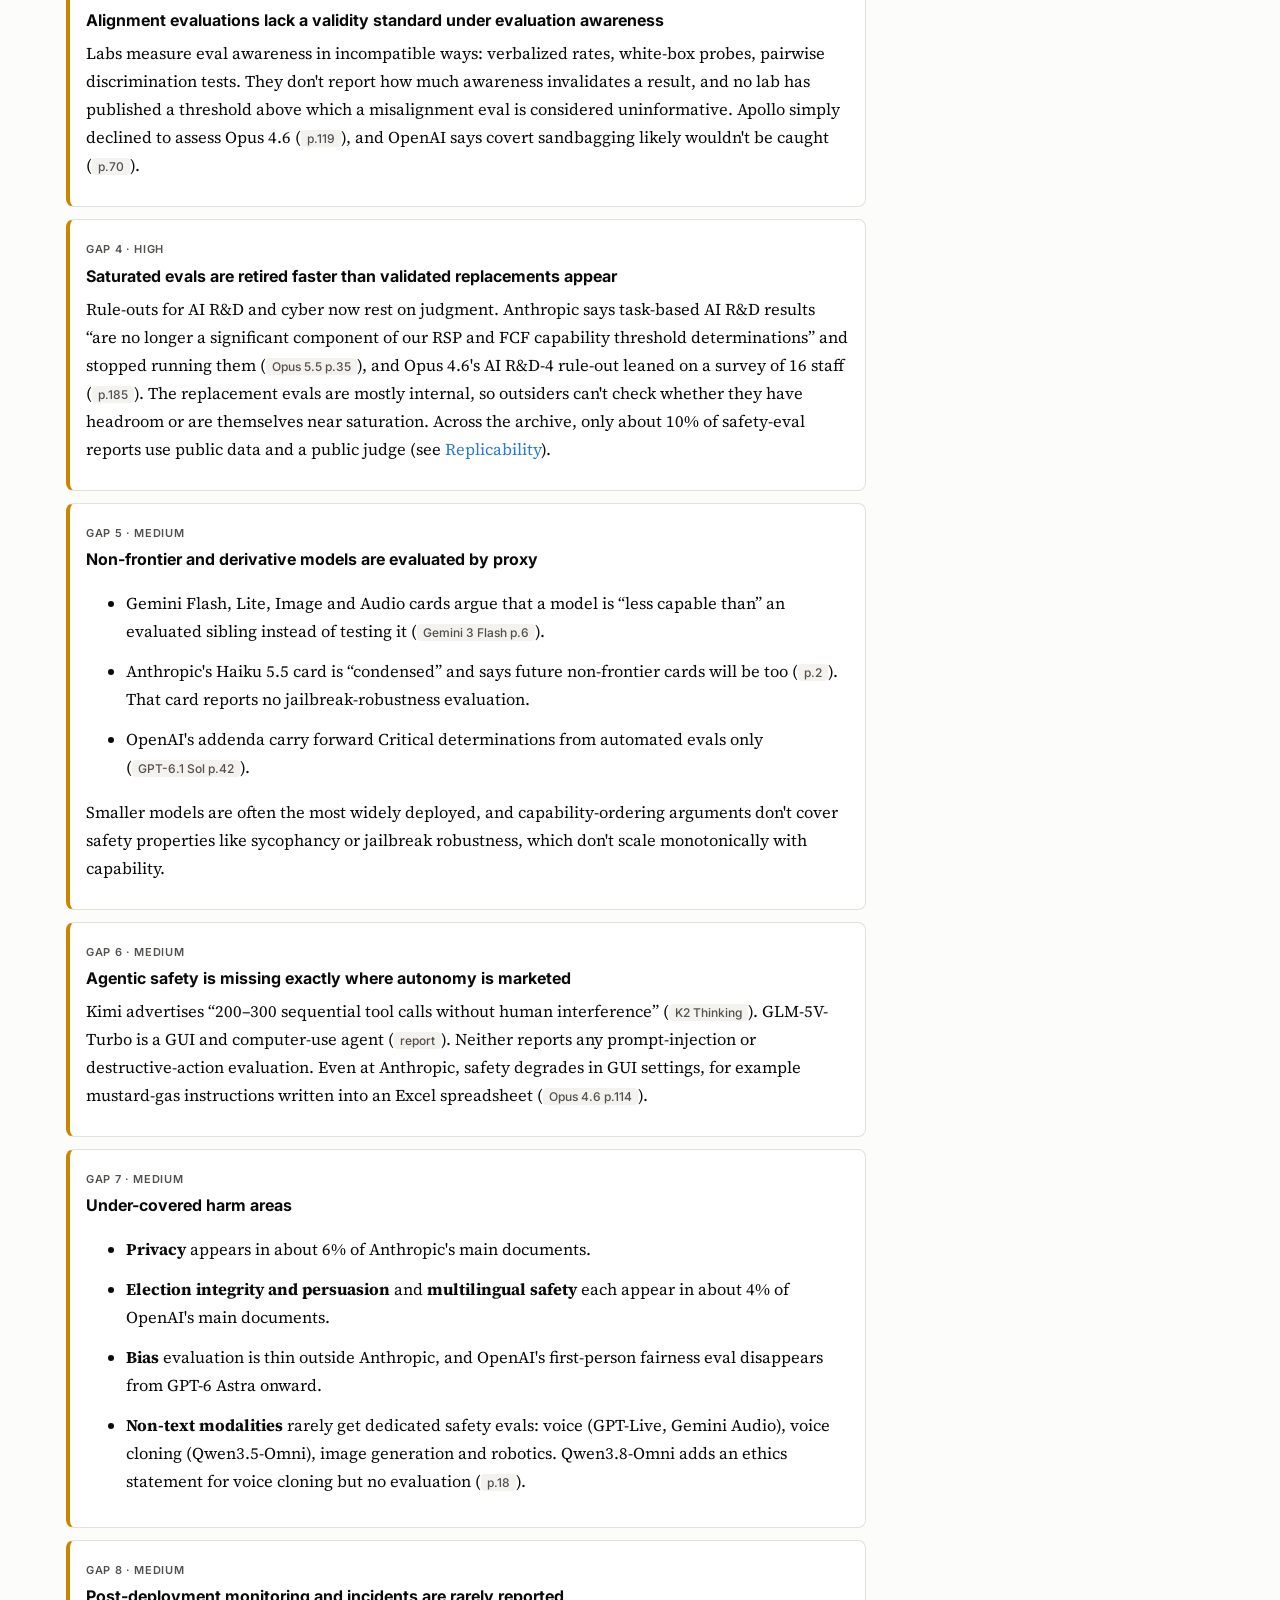
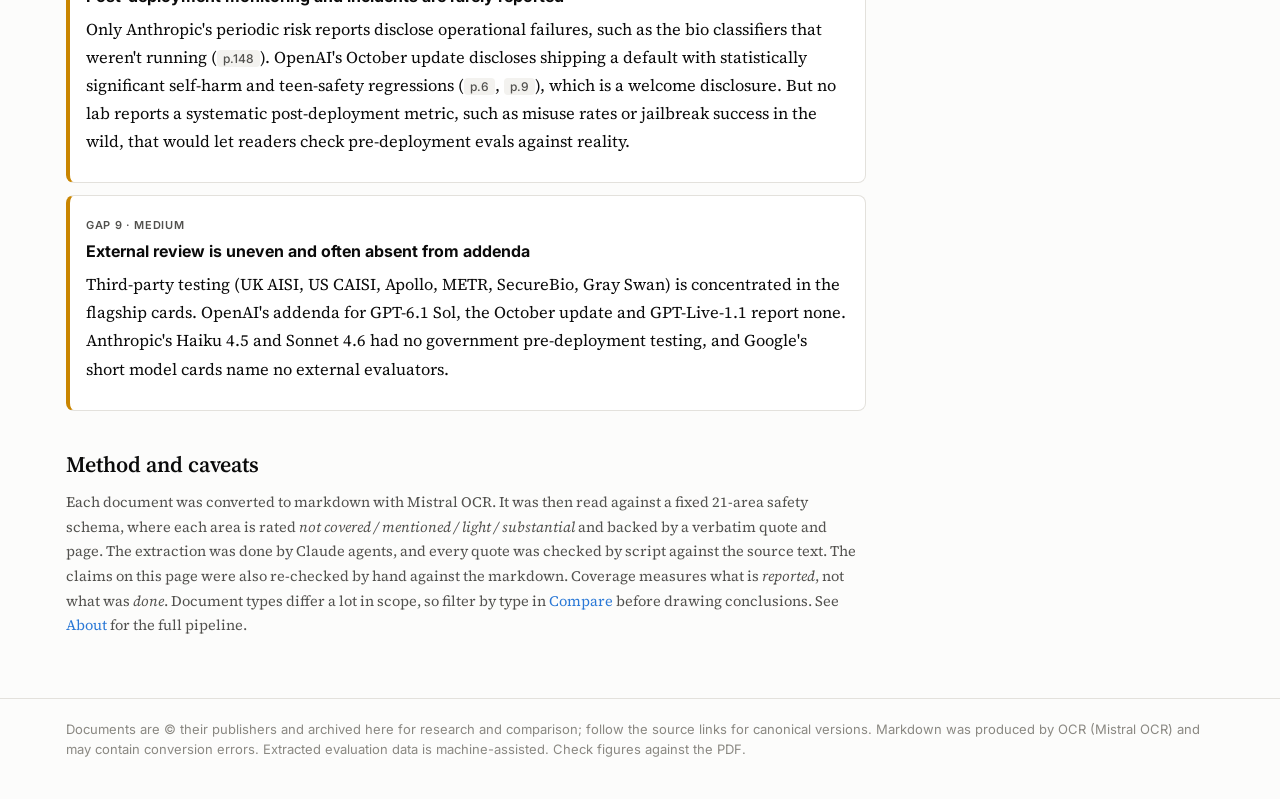
<file: site/safety.html>
<!doctype html>
<html lang="en">
<head>
<meta charset="utf-8">
<meta name="viewport" content="width=device-width, initial-scale=1">
<title>Safety Evaluations Analysis</title>
<meta name="description" content="How safety evaluation in frontier model cards changed from October 2025 to October 2026, and where the gaps are, with every claim linked to the source page.">
<link rel="preconnect" href="https://fonts.googleapis.com">
<link href="https://fonts.googleapis.com/css2?family=Inter:wght@400;500;600;700&family=Source+Serif+4:opsz,wght@8..60,400;8..60,600&display=swap" rel="stylesheet">
<link rel="stylesheet" href="assets/style.css">
<style>
  a.cite { font: 500 12px var(--sans); white-space: nowrap; background: var(--surface-2); padding: 1px 6px; border-radius: 4px; color: var(--text-2); }
  a.cite:hover { color: var(--accent); text-decoration: none; }
  .take { display: grid; grid-template-columns: repeat(auto-fit, minmax(300px, 1fr)); gap: 12px; margin: 16px 0; }
  .take .panel { font-size: 14.5px; }
  .take b { display: block; font-size: 15.5px; margin-bottom: 4px; }
  .rate td.c { width: 34px; min-width: 34px; height: 26px; text-align: center; font: 500 10.5px var(--sans); cursor: default; }
  .shift { border-top: 1px solid var(--border); padding-top: 8px; }
  .num-h { font-variant-numeric: tabular-nums; }
  .bar2 { display: inline-block; height: 8px; border-radius: 0 3px 3px 0; vertical-align: middle; }
</style>
</head>
<body>
<main class="wrap">
  <h1>How safety evaluation changed, and what's still missing</h1>
  <p class="lede">This analysis covers all 111 documents in the archive. It looks at what labs measure for safety, how that changed between October 2025 and October 2026, and where the evaluations fall short. Every claim links to the page that supports it. <span class="cite" style="display:inline">p.N</span> chips open the markdown at that page.</p>
  <nav class="panel small" aria-label="Contents"><ol class="toc">
    <li><a href="#takeaways">Key takeaways</a></li><li><a href="#who">Who reports what</a></li>
    <li><a href="#shifts">Six shifts over the year</a></li><li><a href="#trend">Coverage, first vs second half</a></li>
    <li><a href="#third">Third-party evaluators</a></li><li><a href="#gaps">Gaps</a></li><li><a href="#method">Method and caveats</a></li></ol></nav>

  <h2 id="takeaways">Key takeaways</h2>
  <div class="take">
    <div class="panel"><b>Two very different worlds</b>Anthropic, OpenAI and Google publish 100–300 page safety documents with formal risk determinations. Zhipu (GLM), Moonshot (Kimi) and Alibaba (Qwen) ship open-weight frontier models whose documentation contains essentially no safety evaluation. Qwen3Guard is the one exception, and it evaluates a classifier, not a frontier model.</div>
    <div class="panel"><b>Thresholds are being crossed</b>Over the year, each Western lab moved from “below threshold” to “cannot rule out” or “treating as High/Critical” in cyber and bio. Examples: OpenAI's first High-cyber model (GPT-5.3-Codex) and first Critical-cyber model (GPT-6 Astra); Gemini 4 Argon “cannot rule out” bio and cyber CCLs.</div>
    <div class="panel"><b>Evals saturate faster than they're replaced</b>Cybench, CyberGym, the AI R&amp;D task suites, OpenAI's standard disallowed-content set and several prompt-injection benchmarks were all retired as saturated. Rule-outs increasingly rest on qualitative judgment, staff surveys and expert red-teaming.</div>
    <div class="panel"><b>Evaluation awareness is now the central caveat</b>Measured rates of models recognising they are being tested climbed through the year, reaching 41–51% verbalized for GPT-6 Astra and up to 36% internally for Claude Opus 5.5. All three Western labs now say this limits what their alignment evals can show.</div>
    <div class="panel"><b>From benchmarks to real-world evidence</b>Cards increasingly use production-traffic resampling, live bug bounties, wet-lab RCTs, pilot-deployment data and incident disclosures. The August 2026 Anthropic Risk Report retroactively raises risk estimates after operational failures.</div>
    <div class="panel"><b>Smaller models are evaluated by proxy</b>Flash/Lite/Haiku/Sonnet-class models increasingly inherit determinations from a larger sibling (“less capable than…”, “bounded by…”). Anthropic says its non-frontier cards will be condensed from now on.</div>
  </div>

  <h2 id="who">Who reports what</h2>
  <p class="small">Each cell shows the share of a lab's documents that cover a safety area at <i>light</i> depth or deeper. Hugging Face and developer model cards are excluded by default. Use the toggle to see them on their own.</p>
  <div class="filters"><button class="chip on" data-g="main">System cards, model cards, reports</button><button class="chip" data-g="hf">HF / dev model cards only</button></div>
  <div class="legend"><span><i style="background:var(--seq-0)"></i>0%</span><span><i style="background:var(--seq-1)"></i>1–33%</span><span><i style="background:var(--seq-2)"></i>34–66%</span><span><i style="background:var(--seq-3)"></i>67–100%</span></div>
  <div class="panel scroll"><table class="heat rate" id="rate"></table></div>
  <p class="small muted">Labels are percentages. Hover a cell for the document count.</p>

  <div class="prose">
  <p>The split is stark. Anthropic covers 15 or more of the 21 areas in almost every main document, OpenAI's system cards cover roughly half, and Gemini's short model cards mostly report relative content-safety deltas plus a frontier-safety summary. For the three Chinese labs, the only area that shows up regularly is <b>cyber</b>, and it appears as a capability to advertise, not a risk to assess (see <a href="#gap-open">Gap 1</a>).</p>
  <p>Some areas are thin even at the leading labs. Anthropic almost never reports <b>privacy</b>. OpenAI rarely reports <b>election/persuasion</b> or <b>multilingual safety</b>, and Google's short cards rarely cover <b>jailbreaks, prompt injection or sycophancy</b>.</p>
  </div>

  <h2 id="shifts">Six shifts over the year</h2>
  <div class="prose">
  <div class="shift">
  <h3>1. Risk determinations escalated, and the language changed from “rule out” to “cannot rule out”</h3>
  <p>In November 2025, Gemini 3 Pro reached no CCLs and OpenAI's GPT-5.1-Codex-Max was not High in cyber. By the end of the window every Western lab was operating at or above its own cyber threshold.</p>
  <blockquote class="q">“This is the first launch we are treating as High capability in the Cybersecurity domain under our Preparedness Framework… We do not have definitive evidence that this model reaches our High threshold”<cite>GPT-5.3-Codex, Feb 2026 <a class="cite" href="card.html?id=gpt-5-3-codex-system-card#page-4">p.4</a></cite></blockquote>
  <blockquote class="q">“Astra is our first model to reach the Critical level of cybersecurity capability under our Preparedness Framework.”<cite>GPT-6 Astra, Sep 2026 <a class="cite" href="card.html?id=gpt-6-astra-system-card#page-7">p.7</a></cite></blockquote>
  <blockquote class="q">“We cannot rule out that Gemini 4 Argon has reached this CCL for biological information risk, and we therefore developed a safety case…”<cite>Gemini 4 Argon, Oct 2026 <a class="cite" href="card.html?id=gemini-4-argon-model-card#page-11">p.11</a></cite></blockquote>
  <p>Precautionary designation also spread to smaller models. GPT-5.5 Instant is “the first Instant model that we are treating as High capability in our Cybersecurity and Biological &amp; Chemical Preparedness categories” <a class="cite" href="card.html?id=gpt-5-5-instant-system-card#page-4">p.4</a>. Anthropic moved to RSP v3 in 2026, and its cards replaced single ASL verdicts with overall risk judgments <a class="cite" href="card.html?id=claude-mythos-preview-system-card#page-18">Mythos Preview p.18</a>.</p>
  </div>

  <div class="shift">
  <h3>2. Benchmarks saturated, and rule-outs moved to judgment</h3>
  <p>Saturation is the most common theme across the year. Three examples show the pattern:</p>
  <blockquote class="q">“our recent models saturate this benchmark… and thus no longer provide useful signal for incremental safety progress.”<cite>OpenAI, on its standard disallowed-content evals, Oct 2025 <a class="cite" href="card.html?id=gpt-oss-safeguard-technical-report#page-5">p.5</a></cite></blockquote>
  <blockquote class="q">“This rule-out case is more tenuous than for any previous model.”<cite>Claude Opus 4.6 on AI R&amp;D-4, Feb 2026 <a class="cite" href="card.html?id=claude-opus-4-6-system-card#page-185">p.185</a></cite></blockquote>
  <p>Over the year Anthropic reported that Mythos Preview “saturated nearly all of our CTF-style evaluations” (<a class="cite" href="card.html?id=claude-mythos-preview-system-card#page-48">p.48</a>), removed Cybench as “largely saturated” (<a class="cite" href="card.html?id=claude-opus-4-8-system-card#page-49">Opus 4.8 p.49</a>), then dropped CyberGym (<a class="cite" href="card.html?id=claude-opus-5-system-card#page-36">Opus 5 p.36</a>), then its task-based AI R&amp;D evals (<a class="cite" href="card.html?id=claude-opus-5-5-system-card#page-35">Opus 5.5 p.35</a>). OpenAI retired its internal CTF set, CVE-Bench, VulnLMP and two bio Critical evals in the GPT-6 Astra card (<a class="cite" href="card.html?id=gpt-6-astra-system-card#page-18">p.18</a>). Replacements are harder and more bespoke (ExploitBench, OSS-Fuzz, VulnLMP, multiturn red-team jailbreak sets), and more and more of them are internal and unpublished. Where no quantitative rule-out remains, labs fall back on staff surveys, expert red-teaming and a responsible officer's judgment.</p>
  </div>

  <div class="shift">
  <h3>3. Evaluation awareness went from a footnote to the main threat to validity</h3>
  <table>
    <thead><tr><th>Document</th><th>What was measured</th><th></th></tr></thead>
    <tbody>
      <tr><td>Claude Haiku 4.5 · Oct 2025</td><td>Verbalized eval awareness “over 3× higher than Claude Opus 4.1”</td><td><a class="cite" href="card.html?id=claude-haiku-4-5-system-card#page-26">p.26</a></td></tr>
      <tr><td>Claude Opus 4.6 · Feb 2026</td><td>UK AISI: identifies which conversation is the evaluation 80% of the time. Apollo declined to give a formal assessment.</td><td><a class="cite" href="card.html?id=claude-opus-4-6-system-card#page-118">p.118</a> <a class="cite" href="card.html?id=claude-opus-4-6-system-card#page-119">p.119</a></td></tr>
      <tr><td>Claude Mythos Preview · Apr 2026</td><td>Privately considers being tested in ~29% of behavioral-suite transcripts</td><td><a class="cite" href="card.html?id=claude-mythos-preview-system-card#page-60">p.60</a></td></tr>
      <tr><td>Claude Sonnet 5 · Jun 2026</td><td>“Evaluation awareness… is concerningly high” (6% of rollouts verbalized)</td><td><a class="cite" href="card.html?id=claude-sonnet-5-system-card#page-68">p.68</a></td></tr>
      <tr><td>GPT-6 Astra · Sep 2026</td><td>Apollo: verbalized awareness in 41.1% (xhigh) and 50.6% (max) of samples, vs 27.7% for GPT-5.5</td><td><a class="cite" href="card.html?id=gpt-6-astra-system-card#page-47">p.47</a></td></tr>
      <tr><td>Claude Opus 5.5 · Sep 2026</td><td>White-box: internally worries it is being evaluated in up to 36% of audit transcripts</td><td><a class="cite" href="card.html?id=claude-opus-5-5-system-card#page-93">p.93</a></td></tr>
      <tr><td>Gemini 4 Argon · Oct 2026</td><td>16.7% of static-eval trajectories show indications of evaluation awareness</td><td><a class="cite" href="card.html?id=gemini-4-safety-report#page-32">p.32</a></td></tr>
    </tbody>
  </table>
  <p>The response has been interpretability. Anthropic added steering against eval-awareness representations, probes and natural-language autoencoders, and OpenAI added deployment simulation and production-traffic resampling. Still, the labs themselves state the limits plainly:</p>
  <blockquote class="q">“In the past, similar alignment assessments have not captured the potential severity of misbehavior our models were capable of.”<cite>Claude Opus 5.5 <a class="cite" href="card.html?id=claude-opus-5-5-system-card#page-93">p.93</a></cite></blockquote>
  <blockquote class="q">“These results suggest that if the model were to try to sandbag covertly, we would likely be unable to catch it reliably.”<cite>GPT-6 Astra <a class="cite" href="card.html?id=gpt-6-astra-system-card#page-70">p.70</a></cite></blockquote>
  </div>

  <div class="shift">
  <h3>4. From static benchmarks to real-world and adversarial evidence</h3>
  <p>The evidence base widened in four ways:</p>
  <ul>
    <li><b>Production traffic.</b> OpenAI monitors CoT for deception on A/B traffic (<a class="cite" href="card.html?id=gpt-5-2-system-card#page-10">GPT-5.2 p.10</a>) and resamples internal coding-agent traffic (<a class="cite" href="card.html?id=gpt-5-5-system-card#page-13">GPT-5.5 p.13</a>). Anthropic analyzed external pilot deployments for the first time (<a class="cite" href="card.html?id=claude-opus-4-6-system-card#page-93">Opus 4.6 p.93</a>).</li>
    <li><b>Live adversaries.</b> Anthropic ran the first live prompt-injection bug bounty (<a class="cite" href="card.html?id=claude-opus-4-8-system-card#page-78">Opus 4.8 p.78</a>). UK AISI found a universal cyber jailbreak in GPT-5.5's safeguards (<a class="cite" href="card.html?id=gpt-5-5-system-card#page-44">p.44</a>).</li>
    <li><b>Human-subject studies.</b> A wet-lab novice-uplift RCT led OpenAI to revise its view of GPT-5's bio risk (<a class="cite" href="card.html?id=gpt-5-4-thinking-system-card#page-34">GPT-5.4 p.34</a>).</li>
    <li><b>Incident-driven evals and disclosure.</b> Sandbox-escape and package-registry evals were added after incidents (<a class="cite" href="card.html?id=claude-opus-5-5-system-card#page-118">Opus 5.5 p.118</a>). The August 2026 Risk Report discloses that bio classifiers did not run on human-feedback vendor traffic from May 2025 to April 2026, covering “around 133M exchanges” (<a class="cite" href="card.html?id=anthropic-risk-report-aug-2026#page-148">p.148</a>).</li>
  </ul>
  </div>

  <div class="shift">
  <h3>5. New document types: safety cases and periodic risk reports</h3>
  <p>The one-card-per-model format is splitting up:</p>
  <ul>
    <li>Anthropic now publishes a sabotage risk report (<a class="cite" href="card.html?id=claude-opus-4-6-sabotage-risk-report#page-29">Opus 4.6</a>), periodic company-wide risk reports (<a class="cite" href="card.html?id=anthropic-risk-report-feb-2026">Feb</a>, <a class="cite" href="card.html?id=anthropic-risk-report-aug-2026">Aug 2026</a>) and an alignment risk update (<a class="cite" href="card.html?id=claude-mythos-preview-alignment-risk-update">Mythos Preview</a>).</li>
    <li>Google publishes separate Frontier Safety Framework reports (<a class="cite" href="card.html?id=gemini-3-pro-fsf-report">Gemini 3 Pro</a>, <a class="cite" href="card.html?id=gemini-3-7-flash-fsf-report">3.7 Flash</a>) and a 217-page <a class="cite" href="card.html?id=gemini-4-safety-report">Gemini 4 safety report</a>.</li>
    <li>OpenAI relies on short addenda and “updates” to existing system cards.</li>
  </ul>
  <p>Safety information is now spread across several documents, so someone reading only the model card for a model sees less than before.</p>
  </div>

  <div class="shift">
  <h3>6. Open-weight labs began reporting cyber, as a capability</h3>
  <p>GLM-5.3's card headlines “Emergent Cyber Capability: As we scaled post-training, cyber capability developed faster than we expected” (<a class="cite" href="card.html?id=glm-5.3-hf-model-card">GLM-5.3 card</a>). Kimi K3's report adds the first safety-adjacent section from these labs, a two-tier cyber evaluation that cites a joint UK AISI / US CAISI assessment and calls itself “a lower bound on capability” (<a class="cite" href="card.html?id=kimi-k3-tech-report#page-31">p.31</a>). It also notes that “Frontier models from Anthropic and OpenAI refuse cyber-related tasks, making a comparable evaluation infeasible” (<a class="cite" href="card.html?id=kimi-k3-tech-report#page-30">p.30</a>), but it does not report K3's own refusal behavior.</p>
  </div>
  </div>

  <h2 id="trend">Coverage, first half vs second half</h2>
  <p class="small">This table compares the share of main documents covering each area at light depth or deeper, between Oct 2025–Mar 2026 and Apr–Oct 2026, for the three labs with substantive safety reporting.</p>
  <div class="scroll"><table id="trendtbl"></table></div>

  <h2 id="third">Third-party evaluators</h2>
  <p class="small">These are the organizations named as external testers, data providers or red-teamers, with the number of documents that name each one. Only the three Western labs name more than one. The Chinese labs name none, except for Kimi K3 citing a government assessment.</p>
  <div class="panel scroll"><table id="tptbl"></table></div>

  <h2 id="gaps">Gaps</h2>
  <p class="lede" style="font-size:15.5px">These are gaps in what the documents report. Each one is grounded in the corpus, and they are listed roughly in order of severity.</p>
  <div class="prose">
  <div class="gap" id="gap-open"><span class="sev">Gap 1 · Critical</span><h3>Open-weight frontier models ship with no safety evaluation</h3>
    <p>Across 37 GLM, Kimi and Qwen documents, no flagship release reports a harmful-content, jailbreak, CBRN, autonomy or alignment evaluation. Their weights cannot be recalled and any safeguards can be fine-tuned away, so this is where pre-release evaluation matters most. Examples:</p>
    <ul>
      <li>Qwen3.8-2.4T-A95B, described as the first open-release Max-class model, contains no safety content at all (<a class="cite" href="card.html?id=qwen3.8-2.4t-a95b">card</a>).</li>
      <li>GLM-5's 40-page technical report uses “alignment” only to mean writing style (<a class="cite" href="card.html?id=glm-5-tech-report#page-13">p.13</a>).</li>
      <li>GLM-5.3 reports exploit benchmarks next to its “emergent cyber capability” claim without a risk assessment (<a class="cite" href="card.html?id=glm-5.3-hf-model-card">card</a>).</li>
    </ul>
    <p>Qwen3Guard (<a class="cite" href="card.html?id=qwen3guard-tech-report#page-7">p.7</a>) shows these labs can run multilingual safety evaluations. They just don't apply them to their flagship models.</p></div>

  <div class="gap"><span class="sev">Gap 2 · High</span><h3>No shared content-safety benchmark, so cross-lab comparison is impossible</h3>
    <p>Three things block comparison:</p>
    <ul>
      <li>The only safety-relevant evals reported by three or more labs are <i>capability</i> measures: ExploitBench, CyberGym, VCT, SimpleQA.</li>
      <li>No harmful-content or refusal benchmark appears in more than two labs' documents. OpenAI uses internal “Production Benchmarks”, Anthropic uses internal harmlessness sets, and Google reports only percentage changes vs its own previous model, noting results “are not directly comparable with performance results found in previous Gemini model cards” (<a class="cite" href="card.html?id=gemini-3-8-flash-model-card#page-7">Gemini 3.8 Flash p.7</a>).</li>
      <li>Google labelled the direction of these deltas (“Lower is better”) only from mid-2026 (<a class="cite" href="card.html?id=gemini-3-5-flash-lite-model-card#page-6">p.6</a>).</li>
    </ul></div>

  <div class="gap"><span class="sev">Gap 3 · High</span><h3>Alignment evaluations lack a validity standard under evaluation awareness</h3>
    <p>Labs measure eval awareness in incompatible ways: verbalized rates, white-box probes, pairwise discrimination tests. They don't report how much awareness invalidates a result, and no lab has published a threshold above which a misalignment eval is considered uninformative. Apollo simply declined to assess Opus 4.6 (<a class="cite" href="card.html?id=claude-opus-4-6-system-card#page-119">p.119</a>), and OpenAI says covert sandbagging likely wouldn't be caught (<a class="cite" href="card.html?id=gpt-6-astra-system-card#page-70">p.70</a>).</p></div>

  <div class="gap"><span class="sev">Gap 4 · High</span><h3>Saturated evals are retired faster than validated replacements appear</h3>
    <p>Rule-outs for AI R&amp;D and cyber now rest on judgment. Anthropic says task-based AI R&amp;D results “are no longer a significant component of our RSP and FCF capability threshold determinations” and stopped running them (<a class="cite" href="card.html?id=claude-opus-5-5-system-card#page-35">Opus 5.5 p.35</a>), and Opus 4.6's AI R&amp;D-4 rule-out leaned on a survey of 16 staff (<a class="cite" href="card.html?id=claude-opus-4-6-system-card#page-185">p.185</a>). The replacement evals are mostly internal, so outsiders can't check whether they have headroom or are themselves near saturation. Across the archive, only about 10% of safety-eval reports use public data and a public judge (see <a href="replicability.html">Replicability</a>).</p></div>

  <div class="gap"><span class="sev">Gap 5 · Medium</span><h3>Non-frontier and derivative models are evaluated by proxy</h3>
    <ul>
      <li>Gemini Flash, Lite, Image and Audio cards argue that a model is “less capable than” an evaluated sibling instead of testing it (<a class="cite" href="card.html?id=gemini-3-flash-model-card#page-6">Gemini 3 Flash p.6</a>).</li>
      <li>Anthropic's Haiku 5.5 card is “condensed” and says future non-frontier cards will be too (<a class="cite" href="card.html?id=claude-haiku-5-5-system-card#page-2">p.2</a>). That card reports no jailbreak-robustness evaluation.</li>
      <li>OpenAI's addenda carry forward Critical determinations from automated evals only (<a class="cite" href="card.html?id=gpt-6-1-sol-system-card-addendum#page-42">GPT-6.1 Sol p.42</a>).</li>
    </ul>
    <p>Smaller models are often the most widely deployed, and capability-ordering arguments don't cover safety properties like sycophancy or jailbreak robustness, which don't scale monotonically with capability.</p></div>

  <div class="gap"><span class="sev">Gap 6 · Medium</span><h3>Agentic safety is missing exactly where autonomy is marketed</h3>
    <p>Kimi advertises “200–300 sequential tool calls without human interference” (<a class="cite" href="card.html?id=kimi-k2-thinking-blog">K2 Thinking</a>). GLM-5V-Turbo is a GUI and computer-use agent (<a class="cite" href="card.html?id=glm-5v-turbo-tech-report">report</a>). Neither reports any prompt-injection or destructive-action evaluation. Even at Anthropic, safety degrades in GUI settings, for example mustard-gas instructions written into an Excel spreadsheet (<a class="cite" href="card.html?id=claude-opus-4-6-system-card#page-114">Opus 4.6 p.114</a>).</p></div>

  <div class="gap"><span class="sev">Gap 7 · Medium</span><h3>Under-covered harm areas</h3>
    <ul>
      <li><b>Privacy</b> appears in about 6% of Anthropic's main documents.</li>
      <li><b>Election integrity and persuasion</b> and <b>multilingual safety</b> each appear in about 4% of OpenAI's main documents.</li>
      <li><b>Bias</b> evaluation is thin outside Anthropic, and OpenAI's first-person fairness eval disappears from GPT-6 Astra onward.</li>
      <li><b>Non-text modalities</b> rarely get dedicated safety evals: voice (GPT-Live, Gemini Audio), voice cloning (Qwen3.5-Omni), image generation and robotics. Qwen3.8-Omni adds an ethics statement for voice cloning but no evaluation (<a class="cite" href="card.html?id=qwen3.8-omni-tech-report#page-18">p.18</a>).</li>
    </ul></div>

  <div class="gap"><span class="sev">Gap 8 · Medium</span><h3>Post-deployment monitoring and incidents are rarely reported</h3>
    <p>Only Anthropic's periodic risk reports disclose operational failures, such as the bio classifiers that weren't running (<a class="cite" href="card.html?id=anthropic-risk-report-aug-2026#page-148">p.148</a>). OpenAI's October update discloses shipping a default with statistically significant self-harm and teen-safety regressions (<a class="cite" href="card.html?id=gpt-6-sol-luna-october-2026-update#page-6">p.6</a>, <a class="cite" href="card.html?id=gpt-6-sol-luna-october-2026-update#page-9">p.9</a>), which is a welcome disclosure. But no lab reports a systematic post-deployment metric, such as misuse rates or jailbreak success in the wild, that would let readers check pre-deployment evals against reality.</p></div>

  <div class="gap"><span class="sev">Gap 9 · Medium</span><h3>External review is uneven and often absent from addenda</h3>
    <p>Third-party testing (UK AISI, US CAISI, Apollo, METR, SecureBio, Gray Swan) is concentrated in the flagship cards. OpenAI's addenda for GPT-6.1 Sol, the October update and GPT-Live-1.1 report none. Anthropic's Haiku 4.5 and Sonnet 4.6 had no government pre-deployment testing, and Google's short model cards name no external evaluators.</p></div>
  </div>

  <h2 id="method">Method and caveats</h2>
  <div class="prose small" style="font-size:14.5px">
  <p>Each document was converted to markdown with Mistral OCR. It was then read against a fixed 21-area safety schema, where each area is rated <i>not covered / mentioned / light / substantial</i> and backed by a verbatim quote and page. The extraction was done by Claude agents, and every quote was checked by script against the source text. The claims on this page were also re-checked by hand against the markdown. Coverage measures what is <i>reported</i>, not what was <i>done</i>. Document types differ a lot in scope, so filter by type in <a href="compare.html">Compare</a> before drawing conclusions. See <a href="about.html">About</a> for the full pipeline.</p>
  </div>
</main>
<script src="assets/common.js"></script>
<script>
header("safety.html");
const LABELS = {
  cbrn_bio_chem: "CBRN", cyber: "Cyber", autonomy_ai_rnd: "Autonomy / AI R&D", harmful_content_refusal: "Harmful content",
  over_refusal: "Over-refusal", jailbreak_robustness: "Jailbreaks", prompt_injection: "Prompt injection", sycophancy: "Sycophancy",
  deception_scheming: "Deception / scheming", alignment_audit: "Alignment audit", reward_hacking: "Reward hacking",
  honesty_hallucination: "Honesty / halluc.", bias_fairness: "Bias / fairness", child_safety: "Child safety",
  self_harm_wellbeing: "Self-harm / wellbeing", privacy: "Privacy", election_misinfo: "Elections / persuasion",
  model_welfare: "Model welfare", multilingual_safety: "Multilingual", system_safeguards: "Safeguards", other_safety: "Other",
};
const bucket = v => v === 0 ? 0 : v <= .33 ? 1 : v <= .66 ? 2 : 3;
(async () => {
  const st = await getJSON("data/safety_stats.json");
  const tbl = document.getElementById("rate");
  function draw(g) {
    const provs = PROVIDER_ORDER.filter(p => st.rates[`${p}|${g}`]);
    tbl.innerHTML = `<thead><tr><th></th>${provs.map(p => `<th class="colh" style="height:110px"><span class="dot" style="background:${pcolor(p)}"></span> ${PROVIDERS[p]} <span class="muted">n=${st.rates[`${p}|${g}`]._n}</span></th>`).join("")}</tr></thead><tbody>` +
      st.keys.map(k => `<tr><th class="rowh">${LABELS[k]}</th>${provs.map(p => { const v = st.rates[`${p}|${g}`][k]; const b = bucket(v);
        return `<td class="c d${b}" style="color:${b >= 2 ? "#fff" : "var(--text-2)"}" title="${PROVIDERS[p]} · ${LABELS[k]}: ${Math.round(v * 100)}% of ${st.rates[`${p}|${g}`]._n} docs">${Math.round(v * 100)}</td>`; }).join("")}</tr>`).join("") + "</tbody>";
  }
  draw("main");
  document.querySelectorAll("[data-g]").forEach(b => b.onclick = () => {
    document.querySelectorAll("[data-g]").forEach(x => x.classList.toggle("on", x === b)); draw(b.dataset.g);
  });

  const H1 = "H1 (Oct25-Mar26)", H2 = "H2 (Apr26-Oct26)";
  const tp = ["anthropic", "openai", "gemini"];
  const cell = (p, k) => {
    const a = st.trend[`${p}|${H1}`]?.[k] ?? 0, b = st.trend[`${p}|${H2}`]?.[k] ?? 0, d = Math.round((b - a) * 100);
    return `<td class="num-h small"><span class="bar2" style="width:${a * 40}px;background:var(--seq-1)"></span> ${Math.round(a * 100)}% → <span class="bar2" style="width:${b * 40}px;background:${pcolor(p)}"></span> ${Math.round(b * 100)}% <span class="${d > 0 ? "" : "muted"}">(${d > 0 ? "+" : ""}${d})</span></td>`;
  };
  document.getElementById("trendtbl").innerHTML = `<thead><tr><th>Area</th>${tp.map(p => `<th>${PROVIDERS[p]} <span class="muted">n=${st.trend[`${p}|${H1}`]._n} → ${st.trend[`${p}|${H2}`]._n}</span></th>`).join("")}</tr></thead><tbody>` +
    st.keys.map(k => `<tr><td>${LABELS[k]}</td>${tp.map(p => cell(p, k)).join("")}</tr>`).join("") + "</tbody>";

  document.getElementById("tptbl").innerHTML = `<thead><tr><th>Organization</th><th class="num">Docs</th><th>Labs whose documents name it</th></tr></thead><tbody>` +
    st.third_party.filter(t => t.docs >= 3).map(t => `<tr><td>${esc(t.name)}</td><td class="num">${t.docs}</td><td class="small">${t.providers.map(p => `<span class="dot" style="background:${pcolor(p)}"></span> ${PROVIDERS[p]}`).join(" &nbsp; ")}</td></tr>`).join("") + "</tbody>";
})();
</script>
</body>
</html>
</file>
<file: site/assets/style.css>
:root {
  color-scheme: light;
  --bg: #fcfcfb;
  --surface: #ffffff;
  --surface-2: #f3f2ef;
  --border: #e3e1dc;
  --text: #0b0b0b;
  --text-2: #52514e;
  --muted: #8a8882;
  --accent: #2a78d6;
  --p-anthropic: #eb6834;
  --p-openai: #1baf7a;
  --p-gemini: #2a78d6;
  --p-glm: #6250d6;
  --p-kimi: #e87ba4;
  --p-qwen: #eda100;
  --seq-0: #f3f2ef;
  --seq-1: #b7d3f6;
  --seq-2: #5598e7;
  --seq-3: #184f95;
  --good: #008300;
  --warn: #c98500;
  --bad: #e34948;
  --mono: ui-monospace, SFMono-Regular, Menlo, monospace;
  --sans: "Inter", system-ui, -apple-system, "Segoe UI", sans-serif;
  --serif: "Source Serif 4", Georgia, serif;
}
@media (prefers-color-scheme: dark) {
  :root:not([data-theme="light"]) {
    color-scheme: dark;
    --bg: #141413; --surface: #1a1a19; --surface-2: #232321; --border: #33322f;
    --text: #f0efec; --text-2: #c3c2b7; --muted: #8f8d86; --accent: #3987e5;
    --p-anthropic: #d95926; --p-openai: #199e70; --p-gemini: #3987e5;
    --p-glm: #9085e9; --p-kimi: #d55181; --p-qwen: #c98500;
    --seq-0: #232321; --seq-1: #184f95; --seq-2: #2a78d6; --seq-3: #86b6ef;
  }
}
:root[data-theme="dark"] {
  color-scheme: dark;
  --bg: #141413; --surface: #1a1a19; --surface-2: #232321; --border: #33322f;
  --text: #f0efec; --text-2: #c3c2b7; --muted: #8f8d86; --accent: #3987e5;
  --p-anthropic: #d95926; --p-openai: #199e70; --p-gemini: #3987e5;
  --p-glm: #9085e9; --p-kimi: #d55181; --p-qwen: #c98500;
  --seq-0: #232321; --seq-1: #184f95; --seq-2: #2a78d6; --seq-3: #86b6ef;
}

* { box-sizing: border-box; }
html { -webkit-text-size-adjust: 100%; }
body { margin: 0; background: var(--bg); color: var(--text); font: 15px/1.55 var(--sans); }
a { color: var(--accent); text-decoration: none; }
a:hover { text-decoration: underline; }
.wrap { max-width: 1180px; margin: 0 auto; padding: 0 16px; }

header.top { border-bottom: 1px solid var(--border); background: var(--surface); position: sticky; top: 0; z-index: 10; }
header.top .wrap { display: flex; align-items: center; gap: 24px; height: 56px; }
.brand { font-weight: 700; color: var(--text); letter-spacing: -0.01em; white-space: nowrap; }
.brand span { color: var(--muted); font-weight: 500; }
nav.main { display: flex; gap: 18px; overflow-x: auto; }
nav.main a { color: var(--text-2); font-size: 14px; white-space: nowrap; }
nav.main a.on { color: var(--text); font-weight: 600; }
.theme-btn { margin-left: auto; background: none; border: 1px solid var(--border); color: var(--text-2); border-radius: 6px; padding: 4px 10px; cursor: pointer; font-size: 13px; }

h1 { font: 600 34px/1.15 var(--serif); letter-spacing: -0.01em; margin: 36px 0 10px; }
h2 { font: 600 22px/1.25 var(--serif); margin: 40px 0 12px; }
h3 { font-size: 16px; margin: 24px 0 8px; }
.lede { color: var(--text-2); font-size: 17px; max-width: 760px; margin: 0 0 24px; }
.small { font-size: 13px; color: var(--text-2); }
.muted { color: var(--muted); }

.stats { display: grid; grid-template-columns: repeat(auto-fit, minmax(150px, 1fr)); gap: 12px; margin: 24px 0; }
.stat { background: var(--surface); border: 1px solid var(--border); border-radius: 10px; padding: 14px 16px; }
.stat b { display: block; font: 600 28px/1.1 var(--serif); }
.stat span { color: var(--text-2); font-size: 13px; }

.panel { background: var(--surface); border: 1px solid var(--border); border-radius: 10px; padding: 16px; }
.filters { display: flex; flex-wrap: wrap; gap: 8px; align-items: center; margin: 16px 0; }
.chip { border: 1px solid var(--border); background: var(--surface); color: var(--text-2); border-radius: 999px; padding: 4px 12px; font-size: 13px; cursor: pointer; display: inline-flex; align-items: center; gap: 6px; }
.chip.on { border-color: var(--text-2); color: var(--text); font-weight: 600; }
.dot { width: 9px; height: 9px; border-radius: 50%; display: inline-block; flex: none; }
input.search { border: 1px solid var(--border); background: var(--surface); color: var(--text); border-radius: 8px; padding: 6px 10px; font-size: 14px; min-width: 200px; flex: 1; max-width: 320px; }

.grid { display: grid; grid-template-columns: repeat(auto-fill, minmax(260px, 1fr)); gap: 12px; }
.card { background: var(--surface); border: 1px solid var(--border); border-radius: 10px; padding: 14px 16px; display: flex; flex-direction: column; gap: 6px; color: var(--text); border-left-width: 4px; }
.card:hover { text-decoration: none; border-color: var(--text-2); }
.card .model { font-weight: 600; font-size: 16px; }
.card .meta { font-size: 12.5px; color: var(--text-2); display: flex; gap: 8px; flex-wrap: wrap; }
.tag { font-size: 11.5px; padding: 1px 7px; border-radius: 4px; background: var(--surface-2); color: var(--text-2); white-space: nowrap; }
.tag.ow { background: transparent; border: 1px solid var(--border); }

table { border-collapse: collapse; width: 100%; font-size: 13.5px; }
th, td { text-align: left; padding: 6px 8px; border-bottom: 1px solid var(--border); vertical-align: top; }
th { font-weight: 600; color: var(--text-2); font-size: 12.5px; background: var(--surface); position: sticky; top: 0; }
.scroll { overflow-x: auto; max-width: 100%; }
td.num { font-variant-numeric: tabular-nums; text-align: right; white-space: nowrap; }

/* heatmap */
.heat { width: auto; border-collapse: separate; border-spacing: 2px; font-size: 12px; }
.heat th, .heat td { border: none; padding: 0; }
.heat th.rowh { text-align: right; padding-right: 8px; white-space: nowrap; font-weight: 500; color: var(--text); position: sticky; left: 0; background: var(--bg); z-index: 1; }
.heat th.colh { writing-mode: vertical-rl; transform: rotate(180deg); height: 150px; padding: 4px 0; font-weight: 500; white-space: nowrap; background: var(--bg); text-align: left; }
.heat td.c { width: 20px; min-width: 20px; height: 20px; border-radius: 3px; cursor: pointer; }
.heat td.c.d0 { background: var(--seq-0); }
.heat td.c.d1 { background: var(--seq-1); }
.heat td.c.d2 { background: var(--seq-2); }
.heat td.c.d3 { background: var(--seq-3); }
.legend { display: flex; gap: 14px; flex-wrap: wrap; font-size: 12.5px; color: var(--text-2); margin: 8px 0; align-items: center; }
.legend i { width: 14px; height: 14px; border-radius: 3px; display: inline-block; vertical-align: -2px; margin-right: 5px; }

.tip { position: fixed; pointer-events: none; background: var(--surface); color: var(--text); border: 1px solid var(--border); border-radius: 8px; padding: 8px 10px; font-size: 12.5px; max-width: 340px; box-shadow: 0 4px 16px rgba(0,0,0,.12); z-index: 50; display: none; }
.tip b { display: block; margin-bottom: 2px; }

/* card page */
.doc-head { display: flex; flex-wrap: wrap; gap: 12px 24px; align-items: baseline; }
.tabs { display: flex; gap: 4px; border-bottom: 1px solid var(--border); margin: 20px 0 0; overflow-x: auto; }
.tabs button { background: none; border: none; border-bottom: 2px solid transparent; padding: 8px 14px; color: var(--text-2); cursor: pointer; font-size: 14px; white-space: nowrap; }
.tabs button.on { color: var(--text); border-bottom-color: var(--accent); font-weight: 600; }
.tabpane { display: none; padding: 20px 0; }
.tabpane.on { display: block; }
.md { font: 16px/1.65 var(--serif); max-width: 820px; overflow-wrap: anywhere; }
.md table { font: 13px/1.4 var(--sans); display: block; overflow-x: auto; }
.md img { max-width: 100%; }
.md pre { overflow-x: auto; background: var(--surface-2); padding: 10px; border-radius: 6px; font-size: 13px; }
.md code { font-family: var(--mono); font-size: 0.88em; }
.pagemark { display: block; font: 600 11px var(--sans); color: var(--muted); border-top: 1px dashed var(--border); margin: 28px 0 10px; padding-top: 4px; letter-spacing: .05em; }
.pagemark:target, .pagemark.hl { color: var(--accent); border-top-color: var(--accent); }
iframe.pdf { width: 100%; height: 80vh; border: 1px solid var(--border); border-radius: 8px; background: var(--surface); }
.btn { display: inline-block; border: 1px solid var(--border); background: var(--surface); color: var(--text); padding: 6px 12px; border-radius: 6px; font-size: 13.5px; }
.btn:hover { text-decoration: none; border-color: var(--text-2); }

/* safety page */
.prose { max-width: 800px; font: 16.5px/1.7 var(--serif); }
.prose p, .prose li { margin: 0 0 12px; }
blockquote.q { margin: 10px 0 14px; padding: 8px 14px; border-left: 3px solid var(--border); color: var(--text-2); font: 14.5px/1.55 var(--serif); font-style: italic; }
blockquote.q cite { display: block; font: normal 12.5px var(--sans); margin-top: 4px; }
.gap { border: 1px solid var(--border); border-left: 4px solid var(--warn); border-radius: 8px; padding: 14px 16px; margin: 12px 0; background: var(--surface); }
.gap h3 { margin: 0 0 6px; font-family: var(--sans); }
.sev { font: 600 11px var(--sans); text-transform: uppercase; letter-spacing: .06em; color: var(--text-2); }
.toc { font-size: 14px; columns: 2 240px; padding-left: 18px; }

footer { border-top: 1px solid var(--border); margin-top: 60px; padding: 20px 0 40px; color: var(--muted); font-size: 13px; }

@media (max-width: 640px) {
  h1 { font-size: 27px; }
  header.top .wrap { gap: 14px; }
  .brand span { display: none; }
}
</file>
